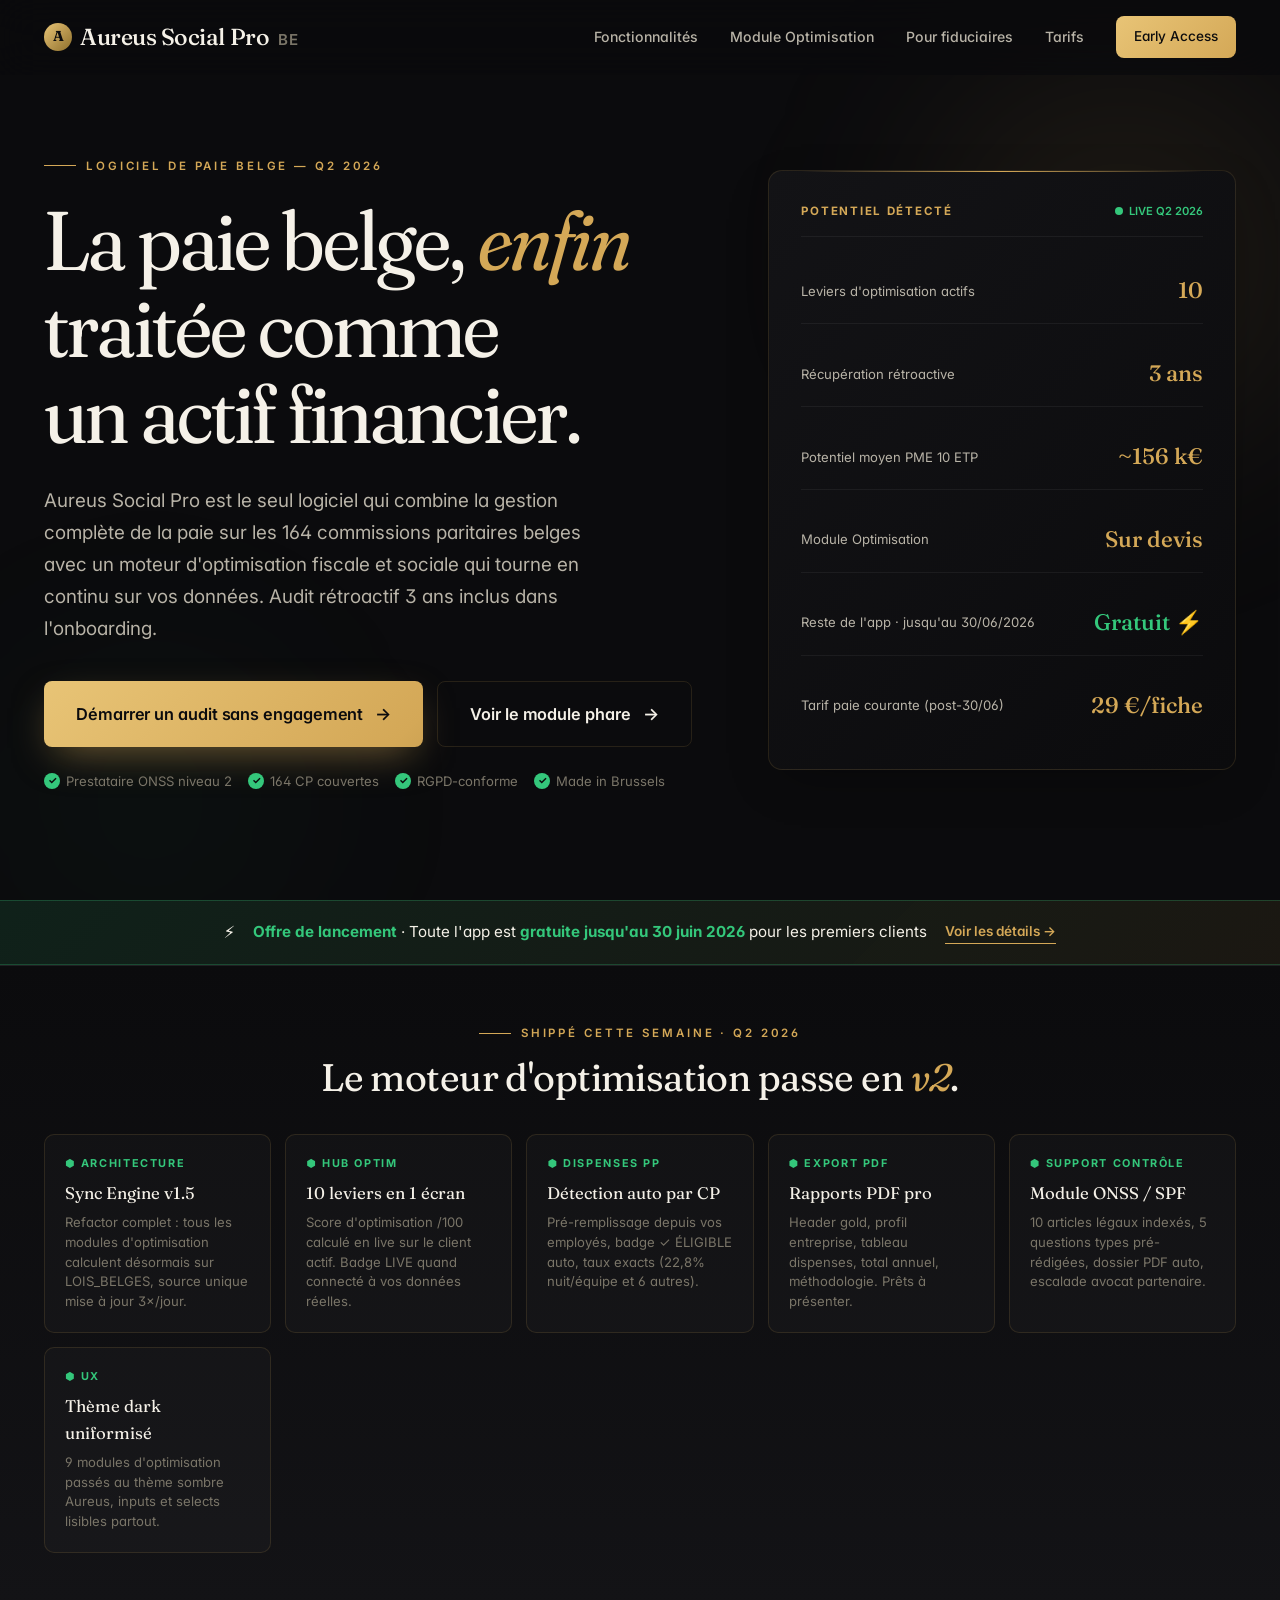
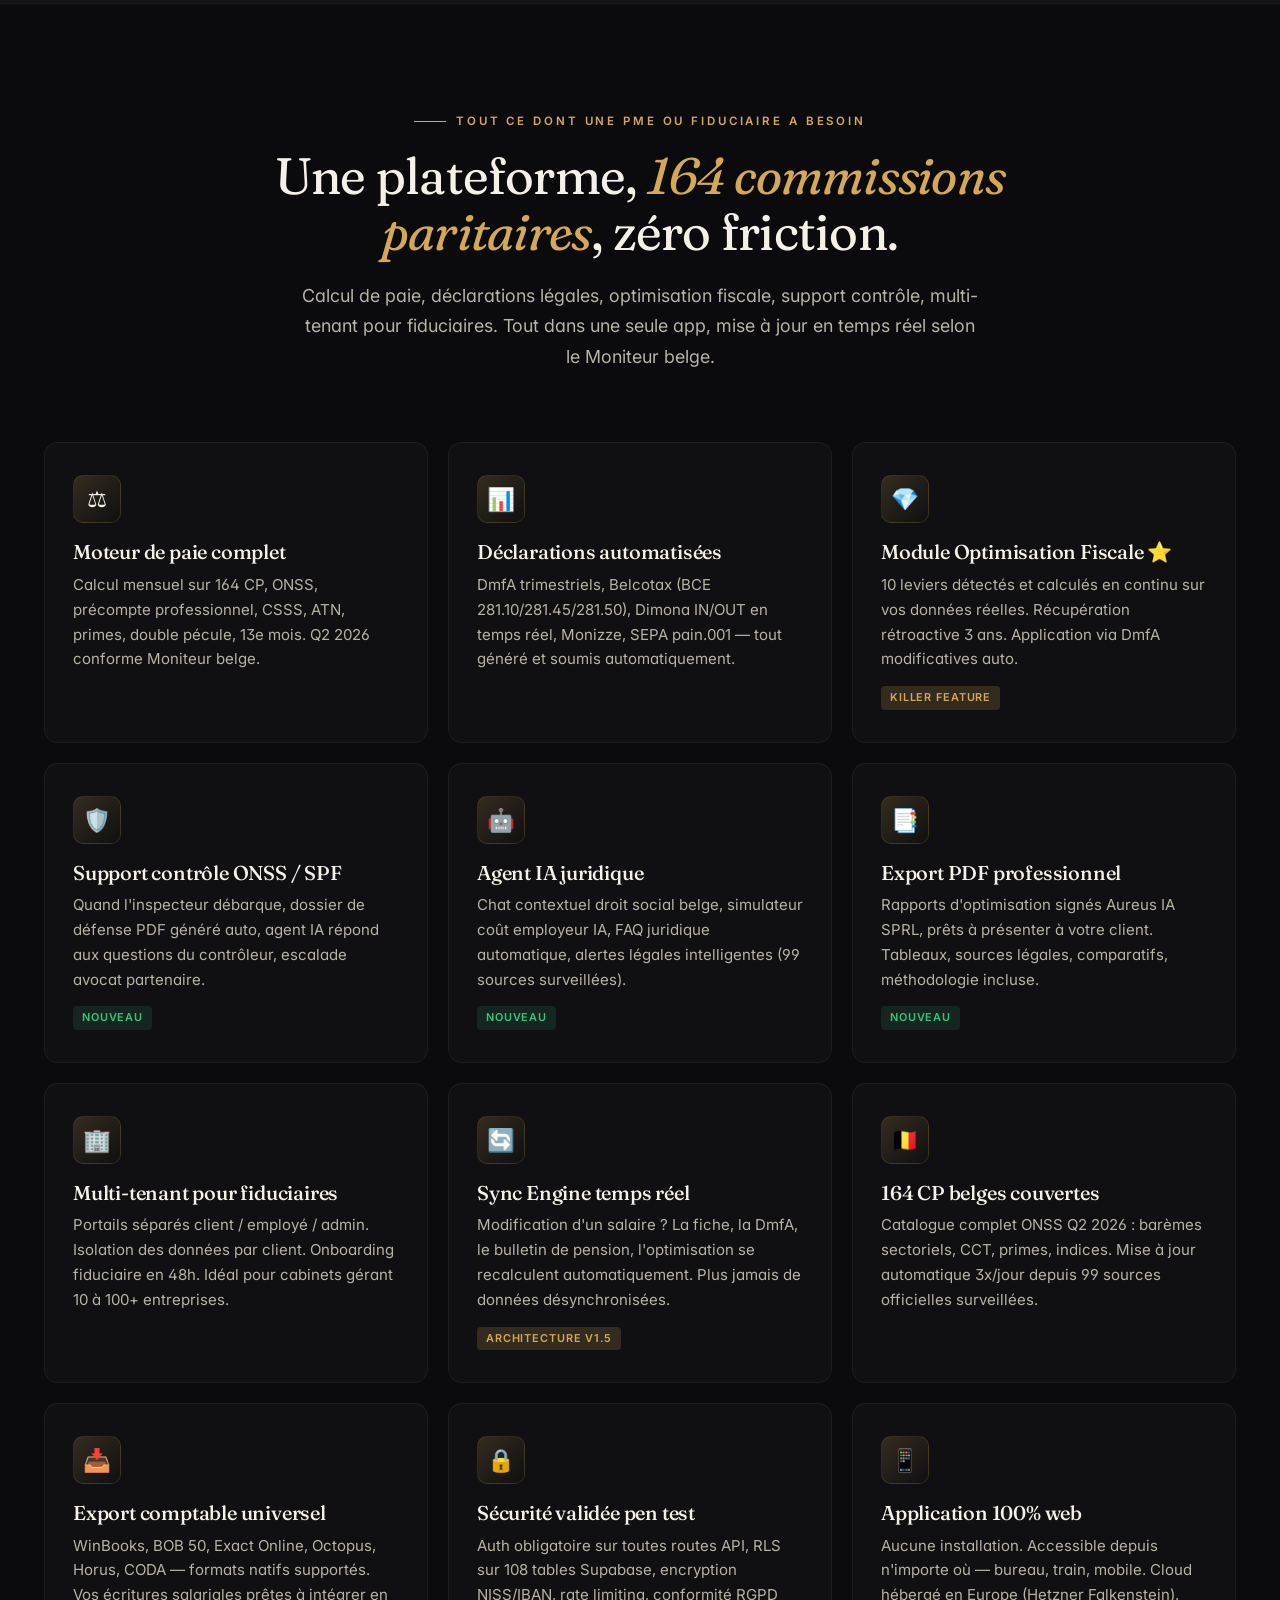
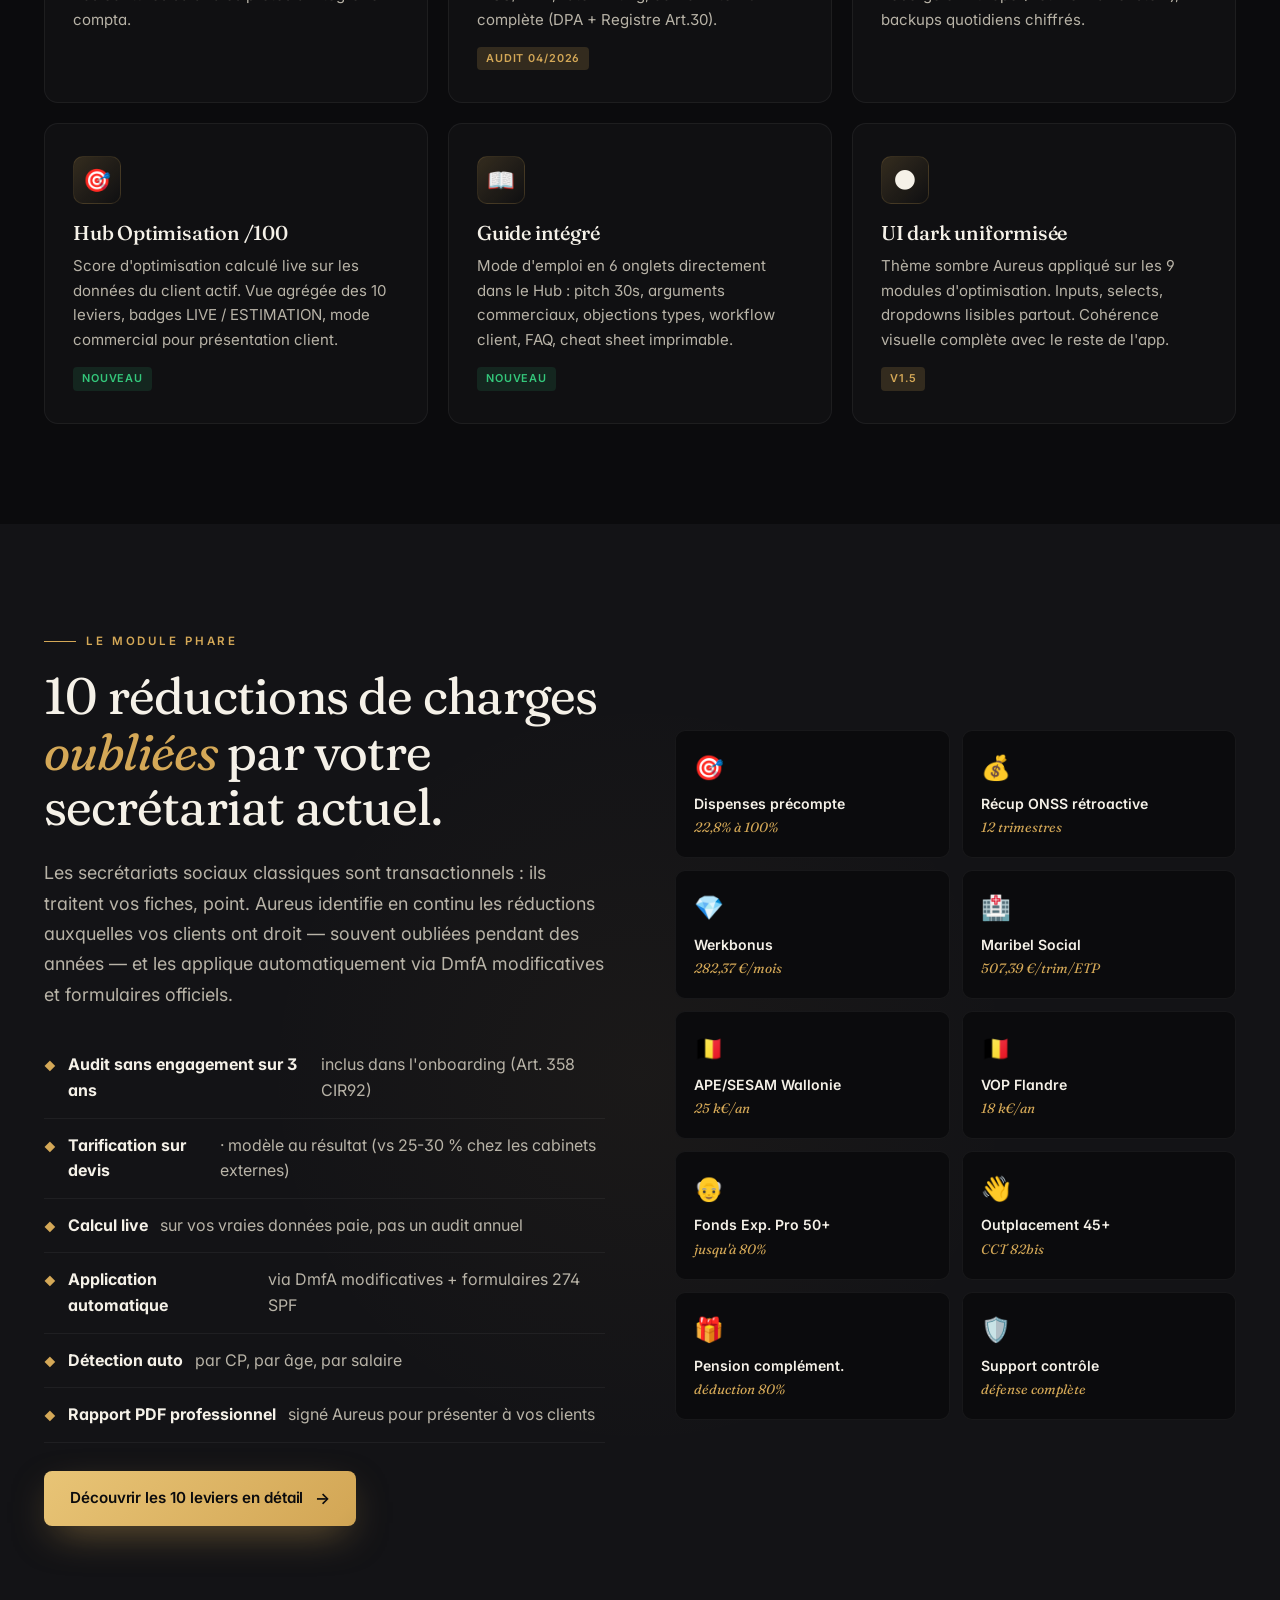
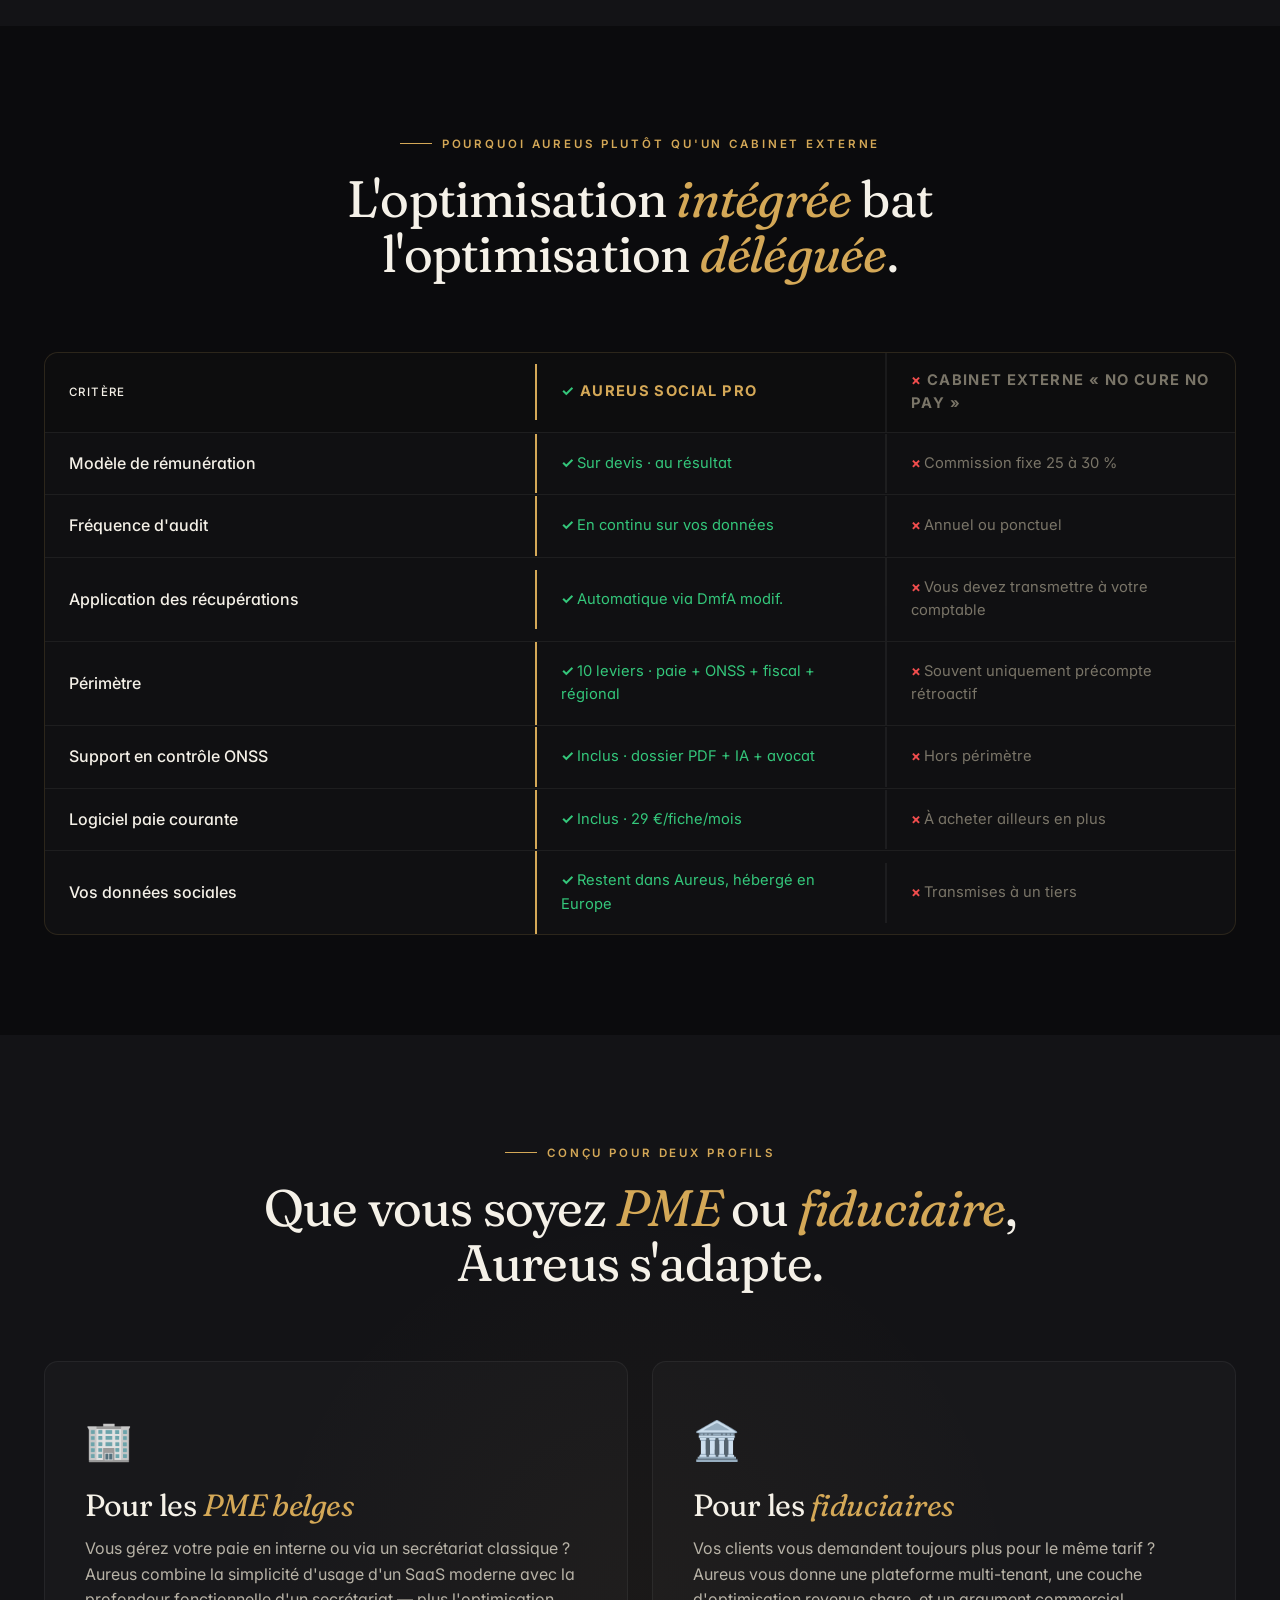
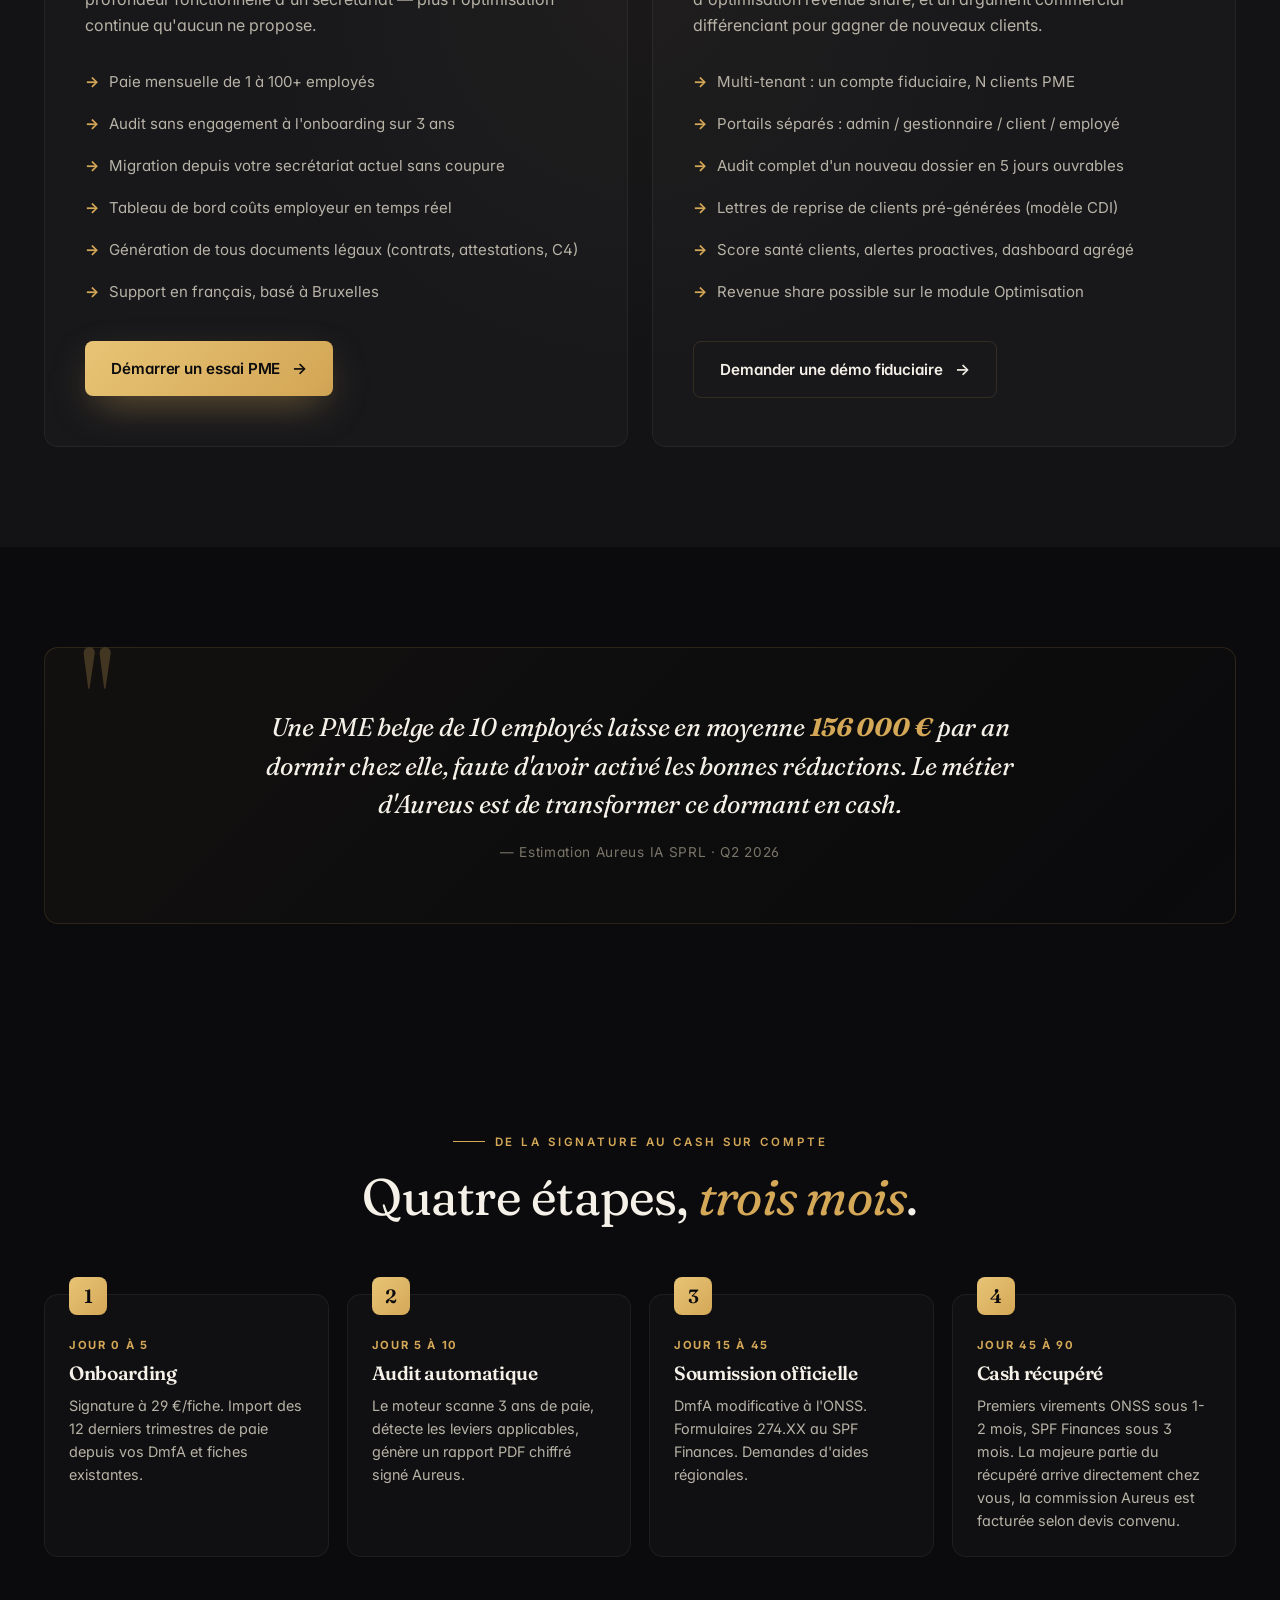
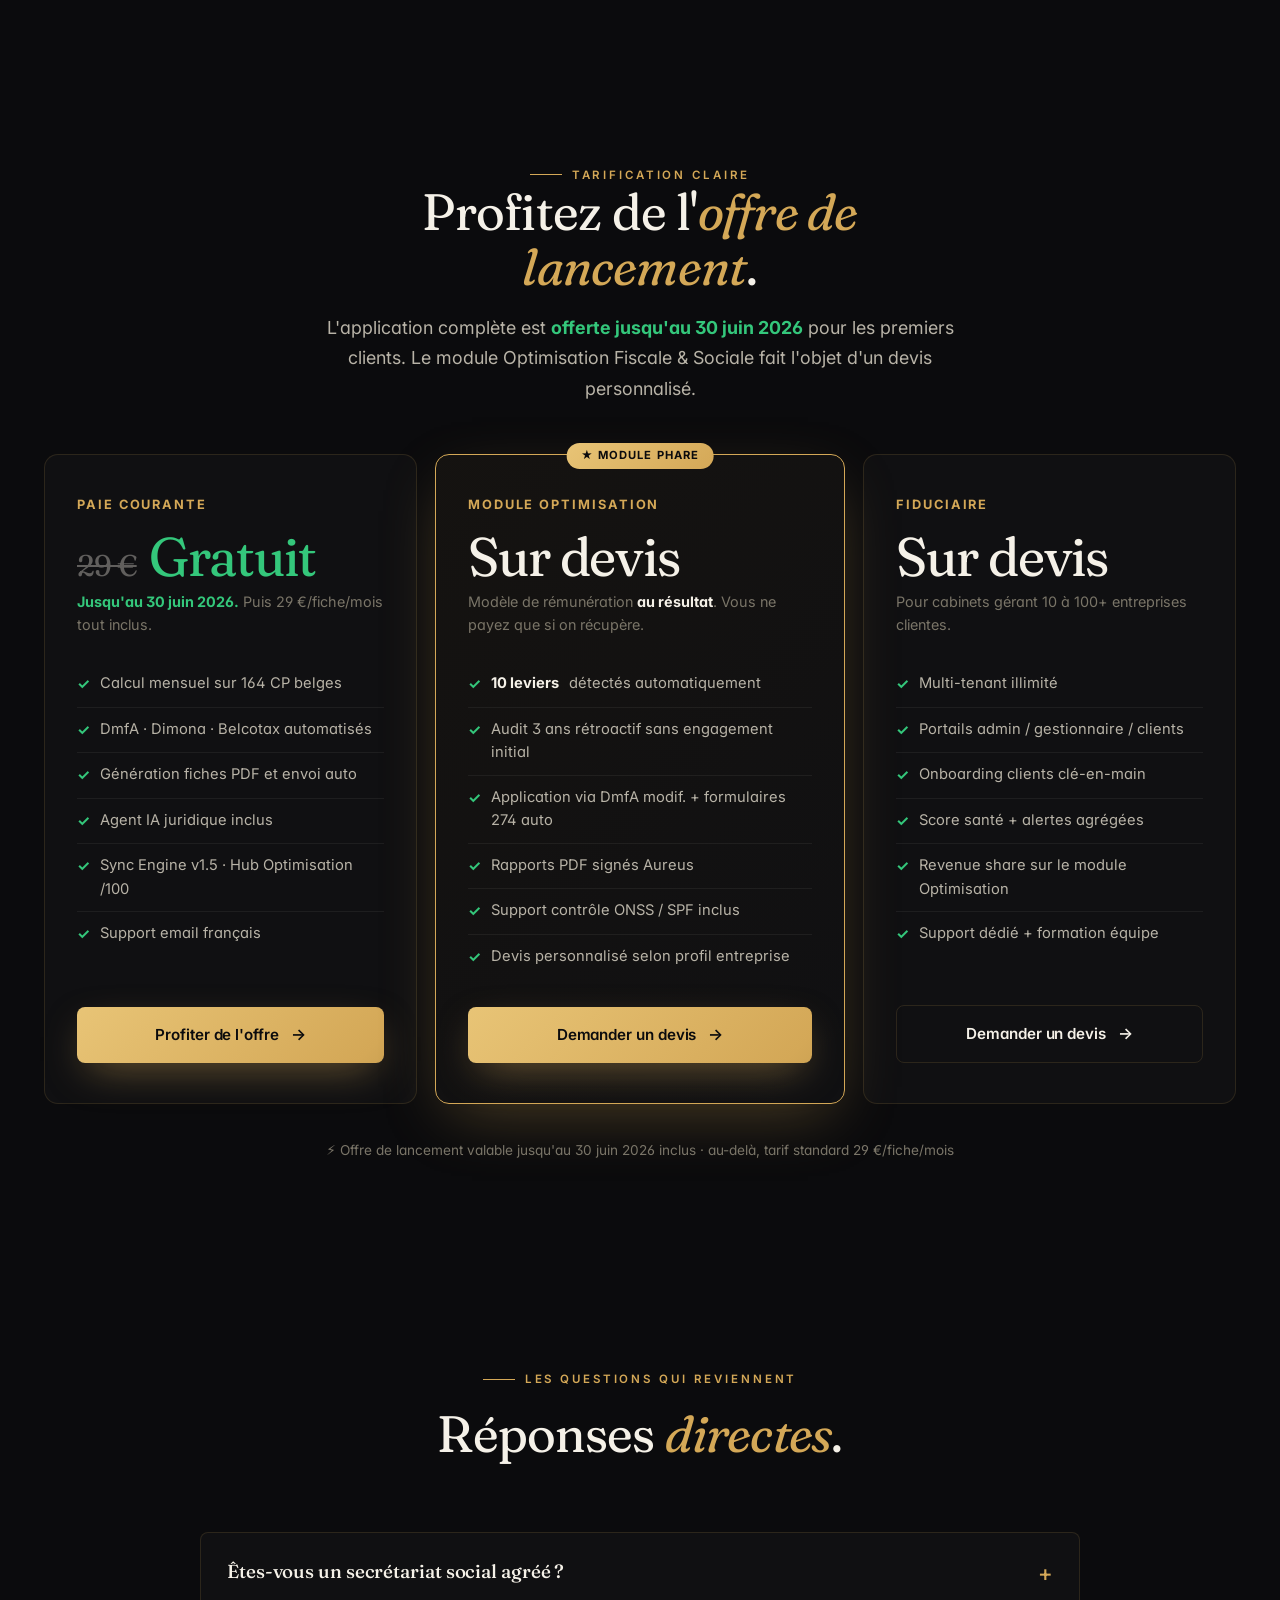
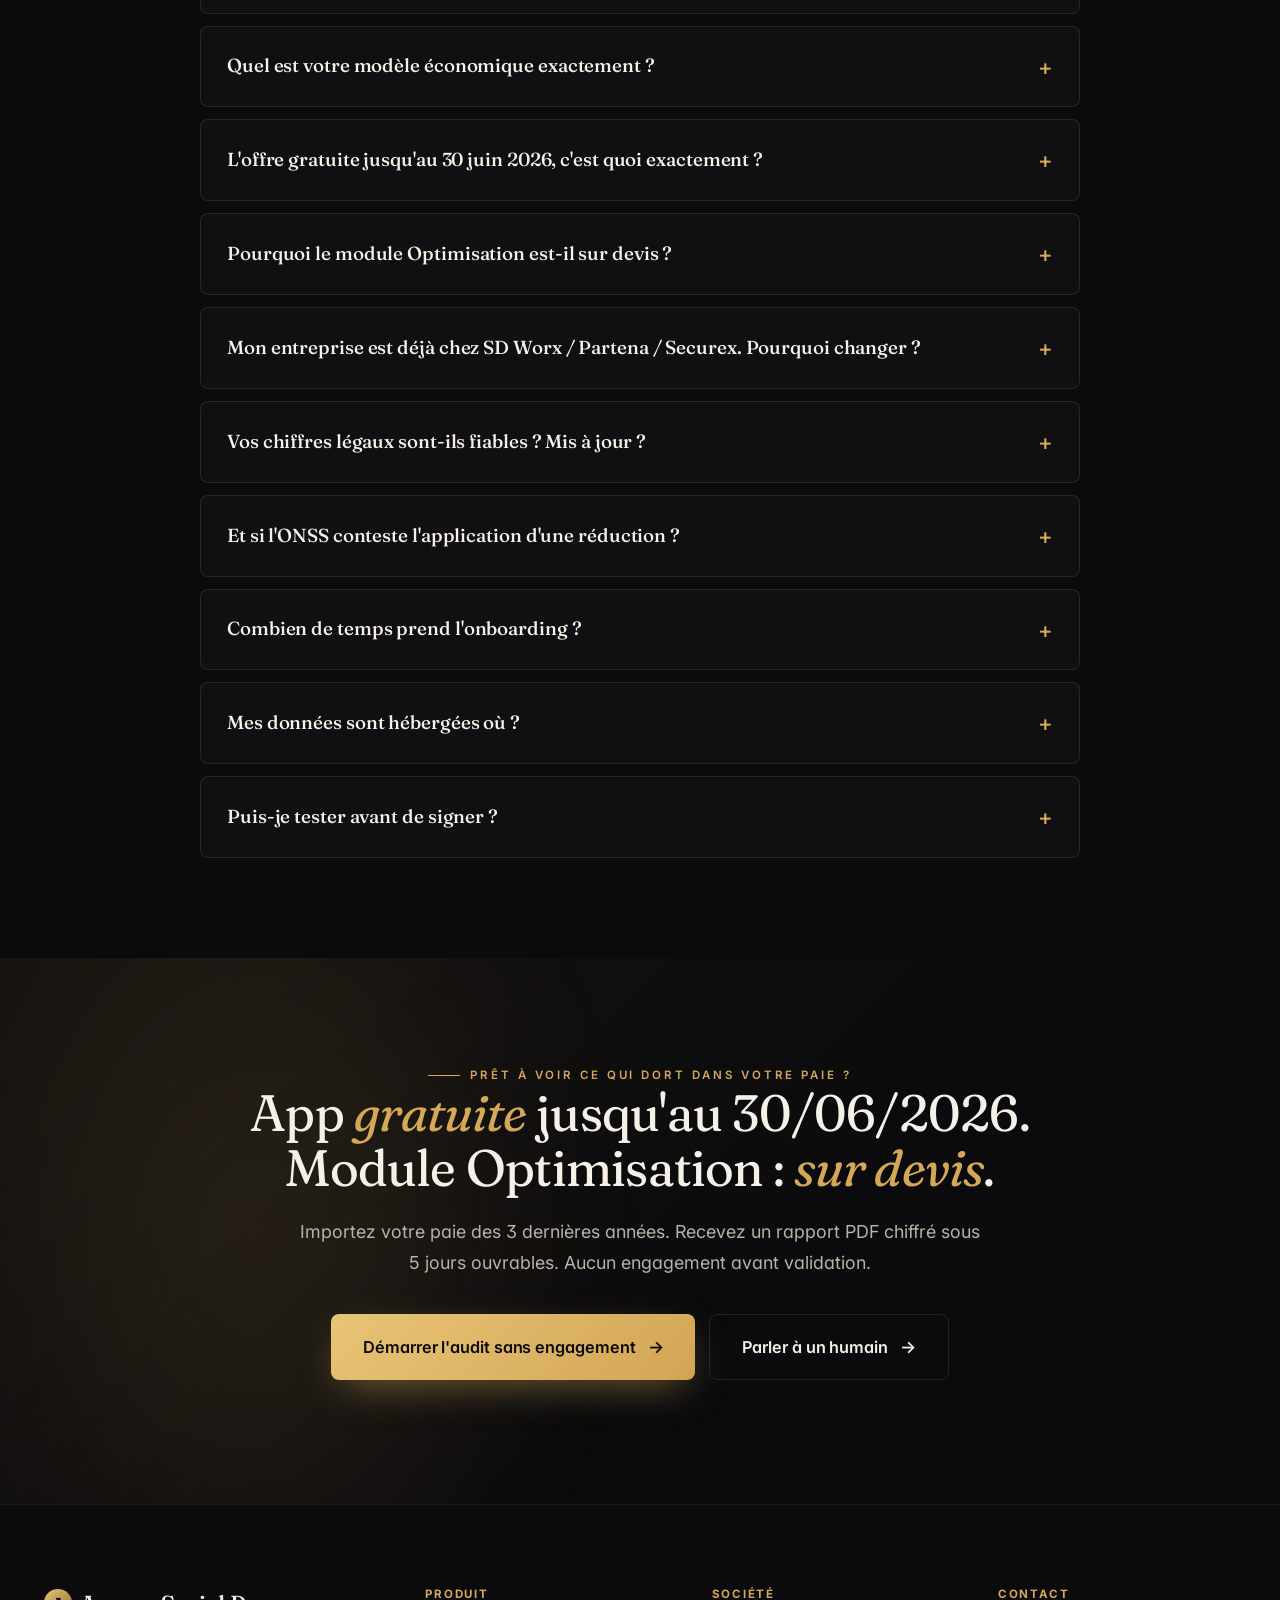
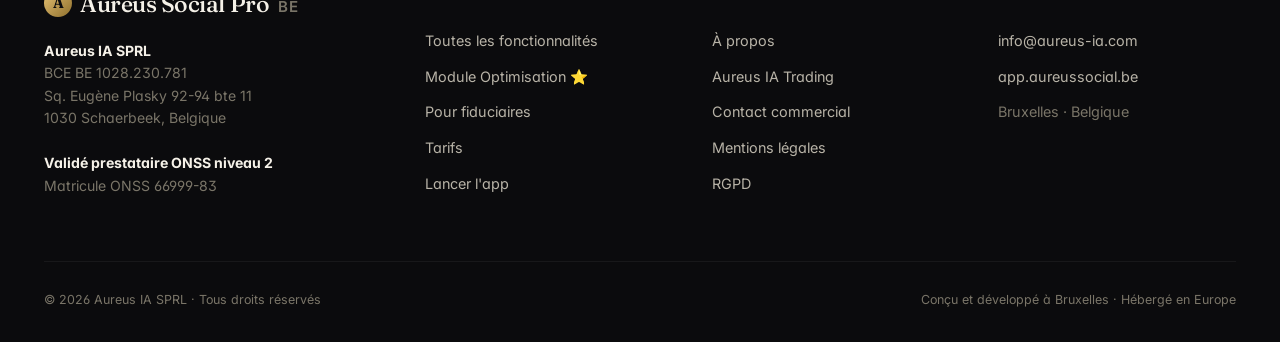
<file: index.html>
<!DOCTYPE html>
<html lang="fr">
<head>
<meta charset="UTF-8">
<meta name="viewport" content="width=device-width, initial-scale=1.0">
<title>Aureus Social Pro — Le logiciel de paie belge avec optimisation fiscale intégrée</title>
<meta name="description" content="Logiciel de paie belge moderne pour PME et fiduciaires. Moteur d'optimisation fiscale et sociale intégré, audit sans engagement sur 3 ans, support contrôle ONSS. App gratuite jusqu'au 30 juin 2026.">
<meta name="keywords" content="logiciel paie belge, secrétariat social, optimisation fiscale, ONSS, dispenses précompte, fiduciaire, Aureus, Bruxelles">
<meta property="og:title" content="Aureus Social Pro — Logiciel paie belge avec optimisation intégrée">
<meta property="og:description" content="App gratuite jusqu'au 30 juin 2026 · 10 leviers d'optimisation détectés en continu · Module Optimisation sur devis · Validé prestataire ONSS niveau 2">
<meta property="og:type" content="website">

<link rel="preconnect" href="https://fonts.googleapis.com">
<link rel="preconnect" href="https://fonts.gstatic.com" crossorigin>
<link href="https://fonts.googleapis.com/css2?family=Fraunces:ital,opsz,wght@0,9..144,300..600;1,9..144,300..600&family=Inter:wght@400;500;600;700&display=swap" rel="stylesheet">
<link rel="stylesheet" href="assets/style.css">
</head>
<body>

<!-- ═══ NAV ═══ -->
<nav class="nav">
  <div class="nav-inner">
    <a href="/" class="logo">
      <span class="logo-mark">A</span>
      <span>Aureus Social Pro <small>BE</small></span>
    </a>
    <div class="nav-links">
      <a href="#fonctionnalites">Fonctionnalités</a>
      <a href="#optimisation">Module Optimisation</a>
      <a href="#fiduciaires">Pour fiduciaires</a>
      <a href="#tarifs">Tarifs</a>
      <a href="early-access.html" class="nav-cta">Early Access</a>
    </div>
  </div>
</nav>

<!-- ═══ HERO ═══ -->
<header class="hero">
  <div class="hero-bg-1"></div>
  <div class="hero-bg-2"></div>
  <div class="container">
    <div class="hero-grid">
      <div>
        <span class="eyebrow" data-reveal>Logiciel de paie belge — Q2 2026</span>
        <h1 class="serif" data-reveal data-delay="1">
          La paie belge, <em>enfin</em> traitée comme<br>un actif financier.
        </h1>
        <p class="lead" data-reveal data-delay="2">
          Aureus Social Pro est le seul logiciel qui combine la gestion complète de la paie sur les 164 commissions paritaires belges avec un moteur d'optimisation fiscale et sociale qui tourne en continu sur vos données. Audit rétroactif 3 ans inclus dans l'onboarding.
        </p>
        <div class="hero-actions" data-reveal data-delay="3">
          <a href="https://app.aureussocial.be" class="btn btn-gold btn-arrow btn-lg">Démarrer un audit sans engagement</a>
          <a href="#optimisation" class="btn btn-ghost btn-arrow btn-lg">Voir le module phare</a>
        </div>
        <div class="hero-trust" data-reveal data-delay="4">
          <div class="hero-trust-item">Prestataire ONSS niveau 2</div>
          <div class="hero-trust-item">164 CP couvertes</div>
          <div class="hero-trust-item">RGPD-conforme</div>
          <div class="hero-trust-item">Made in Brussels</div>
        </div>
      </div>

      <aside class="hero-side" data-reveal data-delay="3">
        <div class="hero-side-header">
          <h4>Potentiel détecté</h4>
          <span class="live-pulse">LIVE Q2 2026</span>
        </div>
        <div class="hero-stats">
          <div class="hero-stat">
            <div class="hero-stat-label">Leviers d'optimisation actifs</div>
            <div class="hero-stat-value">10</div>
          </div>
          <div class="hero-stat">
            <div class="hero-stat-label">Récupération rétroactive</div>
            <div class="hero-stat-value">3 ans</div>
          </div>
          <div class="hero-stat">
            <div class="hero-stat-label">Potentiel moyen PME 10 ETP</div>
            <div class="hero-stat-value">~156 k€</div>
          </div>
          <div class="hero-stat">
            <div class="hero-stat-label">Module Optimisation</div>
            <div class="hero-stat-value" style="font-size: 1.4rem;">Sur devis</div>
          </div>
          <div class="hero-stat">
            <div class="hero-stat-label">Reste de l'app · jusqu'au 30/06/2026</div>
            <div class="hero-stat-value" style="font-size: 1.4rem; color: var(--green);">Gratuit ⚡</div>
          </div>
          <div class="hero-stat">
            <div class="hero-stat-label">Tarif paie courante (post-30/06)</div>
            <div class="hero-stat-value">29 €/fiche</div>
          </div>
        </div>
      </aside>
    </div>
  </div>
</header>

<!-- ═══ BANDEAU PROMO LANCEMENT ═══ -->
<div style="background: linear-gradient(135deg, rgba(52, 199, 123, .12) 0%, rgba(212, 168, 87, .08) 100%); border-top: 1px solid rgba(52, 199, 123, .25); border-bottom: 1px solid rgba(52, 199, 123, .25); padding: 18px 0; text-align: center; position: relative; z-index: 5;">
  <div class="container" style="display: flex; align-items: center; justify-content: center; gap: 18px; flex-wrap: wrap;">
    <span style="font-size: 1.05rem;">⚡</span>
    <span style="font-family: 'Inter', sans-serif; font-size: .95rem; color: var(--ink);"><strong style="color: var(--green);">Offre de lancement</strong> · Toute l'app est <strong style="color: var(--green);">gratuite jusqu'au 30 juin 2026</strong> pour les premiers clients</span>
    <a href="#tarifs" style="font-size: .85rem; color: var(--gold); font-weight: 600; border-bottom: 1px solid var(--gold); padding-bottom: 1px;">Voir les détails →</a>
  </div>
</div>

<!-- ═══ BANDEAU MISES À JOUR RÉCENTES ═══ -->
<section style="padding: 50px 0; background: linear-gradient(180deg, var(--bg) 0%, var(--bg-2) 100%); border-top: 1px solid var(--line-2); border-bottom: 1px solid var(--line-2);">
  <div class="container">
    <div style="text-align: center; margin-bottom: 36px;">
      <span class="eyebrow" data-reveal>Shippé cette semaine · Q2 2026</span>
      <h3 class="serif" data-reveal data-delay="1" style="margin-top: 14px; font-size: clamp(1.6rem, 3vw, 2.4rem);">Le moteur d'optimisation passe en <em>v2</em>.</h3>
    </div>

    <div style="display: grid; grid-template-columns: repeat(auto-fit, minmax(220px, 1fr)); gap: 14px;">

      <div data-reveal style="background: var(--bg-card); border: 1px solid var(--line); border-radius: 10px; padding: 20px;">
        <div style="font-size: .68rem; font-weight: 700; letter-spacing: .15em; text-transform: uppercase; color: var(--green); margin-bottom: 8px;">⬢ Architecture</div>
        <div style="font-family: 'Fraunces', serif; font-size: 1.05rem; color: var(--ink); margin-bottom: 6px;">Sync Engine v1.5</div>
        <div style="font-size: .82rem; color: var(--ink-3); line-height: 1.5;">Refactor complet : tous les modules d'optimisation calculent désormais sur LOIS_BELGES, source unique mise à jour 3×/jour.</div>
      </div>

      <div data-reveal data-delay="1" style="background: var(--bg-card); border: 1px solid var(--line); border-radius: 10px; padding: 20px;">
        <div style="font-size: .68rem; font-weight: 700; letter-spacing: .15em; text-transform: uppercase; color: var(--green); margin-bottom: 8px;">⬢ Hub Optim</div>
        <div style="font-family: 'Fraunces', serif; font-size: 1.05rem; color: var(--ink); margin-bottom: 6px;">10 leviers en 1 écran</div>
        <div style="font-size: .82rem; color: var(--ink-3); line-height: 1.5;">Score d'optimisation /100 calculé en live sur le client actif. Badge LIVE quand connecté à vos données réelles.</div>
      </div>

      <div data-reveal data-delay="2" style="background: var(--bg-card); border: 1px solid var(--line); border-radius: 10px; padding: 20px;">
        <div style="font-size: .68rem; font-weight: 700; letter-spacing: .15em; text-transform: uppercase; color: var(--green); margin-bottom: 8px;">⬢ Dispenses PP</div>
        <div style="font-family: 'Fraunces', serif; font-size: 1.05rem; color: var(--ink); margin-bottom: 6px;">Détection auto par CP</div>
        <div style="font-size: .82rem; color: var(--ink-3); line-height: 1.5;">Pré-remplissage depuis vos employés, badge ✓ ÉLIGIBLE auto, taux exacts (22,8% nuit/équipe et 6 autres).</div>
      </div>

      <div data-reveal data-delay="3" style="background: var(--bg-card); border: 1px solid var(--line); border-radius: 10px; padding: 20px;">
        <div style="font-size: .68rem; font-weight: 700; letter-spacing: .15em; text-transform: uppercase; color: var(--green); margin-bottom: 8px;">⬢ Export PDF</div>
        <div style="font-family: 'Fraunces', serif; font-size: 1.05rem; color: var(--ink); margin-bottom: 6px;">Rapports PDF pro</div>
        <div style="font-size: .82rem; color: var(--ink-3); line-height: 1.5;">Header gold, profil entreprise, tableau dispenses, total annuel, méthodologie. Prêts à présenter.</div>
      </div>

      <div data-reveal data-delay="4" style="background: var(--bg-card); border: 1px solid var(--line); border-radius: 10px; padding: 20px;">
        <div style="font-size: .68rem; font-weight: 700; letter-spacing: .15em; text-transform: uppercase; color: var(--green); margin-bottom: 8px;">⬢ Support contrôle</div>
        <div style="font-family: 'Fraunces', serif; font-size: 1.05rem; color: var(--ink); margin-bottom: 6px;">Module ONSS / SPF</div>
        <div style="font-size: .82rem; color: var(--ink-3); line-height: 1.5;">10 articles légaux indexés, 5 questions types pré-rédigées, dossier PDF auto, escalade avocat partenaire.</div>
      </div>

      <div data-reveal data-delay="5" style="background: var(--bg-card); border: 1px solid var(--line); border-radius: 10px; padding: 20px;">
        <div style="font-size: .68rem; font-weight: 700; letter-spacing: .15em; text-transform: uppercase; color: var(--green); margin-bottom: 8px;">⬢ UX</div>
        <div style="font-family: 'Fraunces', serif; font-size: 1.05rem; color: var(--ink); margin-bottom: 6px;">Thème dark uniformisé</div>
        <div style="font-size: .82rem; color: var(--ink-3); line-height: 1.5;">9 modules d'optimisation passés au thème sombre Aureus, inputs et selects lisibles partout.</div>
      </div>

    </div>
  </div>
</section>

<!-- ═══ FONCTIONNALITÉS ═══ -->
<section id="fonctionnalites">
  <div class="container">
    <div class="section-header">
      <span class="eyebrow" data-reveal>Tout ce dont une PME ou fiduciaire a besoin</span>
      <h2 class="serif" data-reveal data-delay="1">Une plateforme, <em>164 commissions paritaires</em>, zéro friction.</h2>
      <p class="lead" data-reveal data-delay="2" style="margin: 0 auto;">Calcul de paie, déclarations légales, optimisation fiscale, support contrôle, multi-tenant pour fiduciaires. Tout dans une seule app, mise à jour en temps réel selon le Moniteur belge.</p>
    </div>

    <div class="features-grid">
      <article class="feature" data-reveal>
        <div class="feature-icon">⚖️</div>
        <h4>Moteur de paie complet</h4>
        <p>Calcul mensuel sur 164 CP, ONSS, précompte professionnel, CSSS, ATN, primes, double pécule, 13e mois. Q2 2026 conforme Moniteur belge.</p>
      </article>

      <article class="feature" data-reveal data-delay="1">
        <div class="feature-icon">📊</div>
        <h4>Déclarations automatisées</h4>
        <p>DmfA trimestriels, Belcotax (BCE 281.10/281.45/281.50), Dimona IN/OUT en temps réel, Monizze, SEPA pain.001 — tout généré et soumis automatiquement.</p>
      </article>

      <article class="feature" data-reveal data-delay="2">
        <div class="feature-icon">💎</div>
        <h4>Module Optimisation Fiscale ⭐</h4>
        <p>10 leviers détectés et calculés en continu sur vos données réelles. Récupération rétroactive 3 ans. Application via DmfA modificatives auto.</p>
        <span class="feature-tag">Killer feature</span>
      </article>

      <article class="feature" data-reveal>
        <div class="feature-icon">🛡️</div>
        <h4>Support contrôle ONSS / SPF</h4>
        <p>Quand l'inspecteur débarque, dossier de défense PDF généré auto, agent IA répond aux questions du contrôleur, escalade avocat partenaire.</p>
        <span class="feature-tag new">Nouveau</span>
      </article>

      <article class="feature" data-reveal data-delay="1">
        <div class="feature-icon">🤖</div>
        <h4>Agent IA juridique</h4>
        <p>Chat contextuel droit social belge, simulateur coût employeur IA, FAQ juridique automatique, alertes légales intelligentes (99 sources surveillées).</p>
        <span class="feature-tag new">Nouveau</span>
      </article>

      <article class="feature" data-reveal data-delay="2">
        <div class="feature-icon">📑</div>
        <h4>Export PDF professionnel</h4>
        <p>Rapports d'optimisation signés Aureus IA SPRL, prêts à présenter à votre client. Tableaux, sources légales, comparatifs, méthodologie incluse.</p>
        <span class="feature-tag new">Nouveau</span>
      </article>

      <article class="feature" data-reveal>
        <div class="feature-icon">🏢</div>
        <h4>Multi-tenant pour fiduciaires</h4>
        <p>Portails séparés client / employé / admin. Isolation des données par client. Onboarding fiduciaire en 48h. Idéal pour cabinets gérant 10 à 100+ entreprises.</p>
      </article>

      <article class="feature" data-reveal data-delay="1">
        <div class="feature-icon">🔄</div>
        <h4>Sync Engine temps réel</h4>
        <p>Modification d'un salaire ? La fiche, la DmfA, le bulletin de pension, l'optimisation se recalculent automatiquement. Plus jamais de données désynchronisées.</p>
        <span class="feature-tag">Architecture v1.5</span>
      </article>

      <article class="feature" data-reveal data-delay="2">
        <div class="feature-icon">🇧🇪</div>
        <h4>164 CP belges couvertes</h4>
        <p>Catalogue complet ONSS Q2 2026 : barèmes sectoriels, CCT, primes, indices. Mise à jour automatique 3x/jour depuis 99 sources officielles surveillées.</p>
      </article>

      <article class="feature" data-reveal>
        <div class="feature-icon">📥</div>
        <h4>Export comptable universel</h4>
        <p>WinBooks, BOB 50, Exact Online, Octopus, Horus, CODA — formats natifs supportés. Vos écritures salariales prêtes à intégrer en compta.</p>
      </article>

      <article class="feature" data-reveal data-delay="1">
        <div class="feature-icon">🔒</div>
        <h4>Sécurité validée pen test</h4>
        <p>Auth obligatoire sur toutes routes API, RLS sur 108 tables Supabase, encryption NISS/IBAN, rate limiting, conformité RGPD complète (DPA + Registre Art.30).</p>
        <span class="feature-tag">Audit 04/2026</span>
      </article>

      <article class="feature" data-reveal data-delay="2">
        <div class="feature-icon">📱</div>
        <h4>Application 100% web</h4>
        <p>Aucune installation. Accessible depuis n'importe où — bureau, train, mobile. Cloud hébergé en Europe (Hetzner Falkenstein), backups quotidiens chiffrés.</p>
      </article>

      <article class="feature" data-reveal>
        <div class="feature-icon">🎯</div>
        <h4>Hub Optimisation /100</h4>
        <p>Score d'optimisation calculé live sur les données du client actif. Vue agrégée des 10 leviers, badges LIVE / ESTIMATION, mode commercial pour présentation client.</p>
        <span class="feature-tag new">Nouveau</span>
      </article>

      <article class="feature" data-reveal data-delay="1">
        <div class="feature-icon">📖</div>
        <h4>Guide intégré</h4>
        <p>Mode d'emploi en 6 onglets directement dans le Hub : pitch 30s, arguments commerciaux, objections types, workflow client, FAQ, cheat sheet imprimable.</p>
        <span class="feature-tag new">Nouveau</span>
      </article>

      <article class="feature" data-reveal data-delay="2">
        <div class="feature-icon">🌑</div>
        <h4>UI dark uniformisée</h4>
        <p>Thème sombre Aureus appliqué sur les 9 modules d'optimisation. Inputs, selects, dropdowns lisibles partout. Cohérence visuelle complète avec le reste de l'app.</p>
        <span class="feature-tag">v1.5</span>
      </article>
    </div>
  </div>
</section>

<!-- ═══ KILLER MODULE — Optimisation ═══ -->
<section id="optimisation" class="killer">
  <div class="container">
    <div class="killer-grid">
      <div class="killer-content" data-reveal>
        <span class="eyebrow">Le module phare</span>
        <h2 class="serif">10 réductions de charges <em>oubliées</em> par votre secrétariat actuel.</h2>
        <p class="lead">Les secrétariats sociaux classiques sont transactionnels : ils traitent vos fiches, point. Aureus identifie en continu les réductions auxquelles vos clients ont droit — souvent oubliées pendant des années — et les applique automatiquement via DmfA modificatives et formulaires officiels.</p>
        <ul class="killer-list">
          <li><strong>Audit sans engagement sur 3 ans</strong> inclus dans l'onboarding (Art. 358 CIR92)</li>
          <li><strong>Tarification sur devis</strong> · modèle au résultat (vs 25-30 % chez les cabinets externes)</li>
          <li><strong>Calcul live</strong> sur vos vraies données paie, pas un audit annuel</li>
          <li><strong>Application automatique</strong> via DmfA modificatives + formulaires 274 SPF</li>
          <li><strong>Détection auto</strong> par CP, par âge, par salaire</li>
          <li><strong>Rapport PDF professionnel</strong> signé Aureus pour présenter à vos clients</li>
        </ul>
        <a href="optimisation.html" class="btn btn-gold btn-arrow">Découvrir les 10 leviers en détail</a>
      </div>

      <div class="leviers-board" data-reveal data-delay="1">
        <div class="lev-card">
          <div class="lev-card-icon">🎯</div>
          <div class="lev-card-title">Dispenses précompte</div>
          <div class="lev-card-rate">22,8% à 100%</div>
        </div>
        <div class="lev-card">
          <div class="lev-card-icon">💰</div>
          <div class="lev-card-title">Récup ONSS rétroactive</div>
          <div class="lev-card-rate">12 trimestres</div>
        </div>
        <div class="lev-card">
          <div class="lev-card-icon">💎</div>
          <div class="lev-card-title">Werkbonus</div>
          <div class="lev-card-rate">282,37 €/mois</div>
        </div>
        <div class="lev-card">
          <div class="lev-card-icon">🏥</div>
          <div class="lev-card-title">Maribel Social</div>
          <div class="lev-card-rate">507,39 €/trim/ETP</div>
        </div>
        <div class="lev-card">
          <div class="lev-card-icon">🇧🇪</div>
          <div class="lev-card-title">APE/SESAM Wallonie</div>
          <div class="lev-card-rate">25 k€/an</div>
        </div>
        <div class="lev-card">
          <div class="lev-card-icon">🇧🇪</div>
          <div class="lev-card-title">VOP Flandre</div>
          <div class="lev-card-rate">18 k€/an</div>
        </div>
        <div class="lev-card">
          <div class="lev-card-icon">👴</div>
          <div class="lev-card-title">Fonds Exp. Pro 50+</div>
          <div class="lev-card-rate">jusqu'à 80%</div>
        </div>
        <div class="lev-card">
          <div class="lev-card-icon">👋</div>
          <div class="lev-card-title">Outplacement 45+</div>
          <div class="lev-card-rate">CCT 82bis</div>
        </div>
        <div class="lev-card">
          <div class="lev-card-icon">🎁</div>
          <div class="lev-card-title">Pension complément.</div>
          <div class="lev-card-rate">déduction 80%</div>
        </div>
        <div class="lev-card">
          <div class="lev-card-icon">🛡️</div>
          <div class="lev-card-title">Support contrôle</div>
          <div class="lev-card-rate">défense complète</div>
        </div>
      </div>
    </div>
  </div>
</section>

<!-- ═══ COMPARAISON ═══ -->
<section>
  <div class="container">
    <div class="section-header">
      <span class="eyebrow" data-reveal>Pourquoi Aureus plutôt qu'un cabinet externe</span>
      <h2 class="serif" data-reveal data-delay="1">L'optimisation <em>intégrée</em> bat l'optimisation <em>déléguée</em>.</h2>
    </div>

    <div class="compare-table" data-reveal>
      <div class="compare-row head">
        <div class="col-feature">Critère</div>
        <div class="col-aureus">Aureus Social Pro</div>
        <div class="col-other">Cabinet externe « no cure no pay »</div>
      </div>
      <div class="compare-row">
        <div class="col-feature">Modèle de rémunération</div>
        <div class="col-aureus">Sur devis · au résultat</div>
        <div class="col-other">Commission fixe 25 à 30 %</div>
      </div>
      <div class="compare-row">
        <div class="col-feature">Fréquence d'audit</div>
        <div class="col-aureus">En continu sur vos données</div>
        <div class="col-other">Annuel ou ponctuel</div>
      </div>
      <div class="compare-row">
        <div class="col-feature">Application des récupérations</div>
        <div class="col-aureus">Automatique via DmfA modif.</div>
        <div class="col-other">Vous devez transmettre à votre comptable</div>
      </div>
      <div class="compare-row">
        <div class="col-feature">Périmètre</div>
        <div class="col-aureus">10 leviers · paie + ONSS + fiscal + régional</div>
        <div class="col-other">Souvent uniquement précompte rétroactif</div>
      </div>
      <div class="compare-row">
        <div class="col-feature">Support en contrôle ONSS</div>
        <div class="col-aureus">Inclus · dossier PDF + IA + avocat</div>
        <div class="col-other">Hors périmètre</div>
      </div>
      <div class="compare-row">
        <div class="col-feature">Logiciel paie courante</div>
        <div class="col-aureus">Inclus · 29 €/fiche/mois</div>
        <div class="col-other">À acheter ailleurs en plus</div>
      </div>
      <div class="compare-row">
        <div class="col-feature">Vos données sociales</div>
        <div class="col-aureus">Restent dans Aureus, hébergé en Europe</div>
        <div class="col-other">Transmises à un tiers</div>
      </div>
    </div>
  </div>
</section>

<!-- ═══ TARGETS PME / FIDUCIAIRE ═══ -->
<section id="fiduciaires" class="killer">
  <div class="container">
    <div class="section-header">
      <span class="eyebrow" data-reveal>Conçu pour deux profils</span>
      <h2 class="serif" data-reveal data-delay="1">Que vous soyez <em>PME</em> ou <em>fiduciaire</em>, Aureus s'adapte.</h2>
    </div>

    <div class="targets-grid">
      <article class="target-card" data-reveal>
        <div class="target-icon">🏢</div>
        <h3 class="serif">Pour les <em>PME belges</em></h3>
        <p>Vous gérez votre paie en interne ou via un secrétariat classique ? Aureus combine la simplicité d'usage d'un SaaS moderne avec la profondeur fonctionnelle d'un secrétariat — plus l'optimisation continue qu'aucun ne propose.</p>
        <ul class="target-list">
          <li>Paie mensuelle de 1 à 100+ employés</li>
          <li>Audit sans engagement à l'onboarding sur 3 ans</li>
          <li>Migration depuis votre secrétariat actuel sans coupure</li>
          <li>Tableau de bord coûts employeur en temps réel</li>
          <li>Génération de tous documents légaux (contrats, attestations, C4)</li>
          <li>Support en français, basé à Bruxelles</li>
        </ul>
        <a href="https://app.aureussocial.be" class="btn btn-gold btn-arrow">Démarrer un essai PME</a>
      </article>

      <article class="target-card" data-reveal data-delay="1">
        <div class="target-icon">🏛️</div>
        <h3 class="serif">Pour les <em>fiduciaires</em></h3>
        <p>Vos clients vous demandent toujours plus pour le même tarif ? Aureus vous donne une plateforme multi-tenant, une couche d'optimisation revenue share, et un argument commercial différenciant pour gagner de nouveaux clients.</p>
        <ul class="target-list">
          <li>Multi-tenant : un compte fiduciaire, N clients PME</li>
          <li>Portails séparés : admin / gestionnaire / client / employé</li>
          <li>Audit complet d'un nouveau dossier en 5 jours ouvrables</li>
          <li>Lettres de reprise de clients pré-générées (modèle CDI)</li>
          <li>Score santé clients, alertes proactives, dashboard agrégé</li>
          <li>Revenue share possible sur le module Optimisation</li>
        </ul>
        <a href="mailto:info@aureus-ia.com?subject=Démo%20fiduciaire%20Aureus" class="btn btn-ghost btn-arrow">Demander une démo fiduciaire</a>
      </article>
    </div>
  </div>
</section>

<!-- ═══ PULL QUOTE ═══ -->
<section>
  <div class="container">
    <div class="pullquote" data-reveal>
      <p class="pullquote-text">
        Une PME belge de 10 employés laisse en moyenne <strong style="color: var(--gold)">156 000 €</strong> par an dormir chez elle, faute d'avoir activé les bonnes réductions. Le métier d'Aureus est de transformer ce dormant en cash.
      </p>
      <div class="pullquote-source">— Estimation Aureus IA SPRL · Q2 2026</div>
    </div>
  </div>
</section>

<!-- ═══ WORKFLOW ═══ -->
<section>
  <div class="container">
    <div class="section-header">
      <span class="eyebrow" data-reveal>De la signature au cash sur compte</span>
      <h2 class="serif" data-reveal data-delay="1">Quatre étapes, <em>trois mois</em>.</h2>
    </div>

    <div class="steps-grid">
      <div class="step" data-reveal>
        <span class="step-num">1</span>
        <div class="step-time">Jour 0 à 5</div>
        <h4>Onboarding</h4>
        <p>Signature à 29 €/fiche. Import des 12 derniers trimestres de paie depuis vos DmfA et fiches existantes.</p>
      </div>
      <div class="step" data-reveal data-delay="1">
        <span class="step-num">2</span>
        <div class="step-time">Jour 5 à 10</div>
        <h4>Audit automatique</h4>
        <p>Le moteur scanne 3 ans de paie, détecte les leviers applicables, génère un rapport PDF chiffré signé Aureus.</p>
      </div>
      <div class="step" data-reveal data-delay="2">
        <span class="step-num">3</span>
        <div class="step-time">Jour 15 à 45</div>
        <h4>Soumission officielle</h4>
        <p>DmfA modificative à l'ONSS. Formulaires 274.XX au SPF Finances. Demandes d'aides régionales.</p>
      </div>
      <div class="step" data-reveal data-delay="3">
        <span class="step-num">4</span>
        <div class="step-time">Jour 45 à 90</div>
        <h4>Cash récupéré</h4>
        <p>Premiers virements ONSS sous 1-2 mois, SPF Finances sous 3 mois. La majeure partie du récupéré arrive directement chez vous, la commission Aureus est facturée selon devis convenu.</p>
      </div>
    </div>
  </div>
</section>

<!-- ═══ TARIFS ═══ -->
<section id="tarifs">
  <div class="container">
    <div class="pricing-intro">
      <span class="eyebrow" data-reveal>Tarification claire</span>
      <h2 class="serif" data-reveal data-delay="1">Profitez de l'<em>offre de lancement</em>.</h2>
      <p class="lead" data-reveal data-delay="2" style="margin: 18px auto 0;">L'application complète est <strong style="color: var(--green);">offerte jusqu'au 30 juin 2026</strong> pour les premiers clients. Le module Optimisation Fiscale & Sociale fait l'objet d'un devis personnalisé.</p>
    </div>

    <div class="pricing-grid">
      <article class="price-card" data-reveal>
        <div class="price-name">Paie courante</div>
        <div class="price-amount serif" style="display: flex; align-items: baseline; gap: 12px;">
          <span style="text-decoration: line-through; opacity: .35; font-size: .55em;">29 €</span>
          <span style="color: var(--green);">Gratuit</span>
        </div>
        <div class="price-detail"><strong style="color: var(--green);">Jusqu'au 30 juin 2026.</strong> Puis 29 €/fiche/mois tout inclus.</div>
        <ul class="price-list">
          <li>Calcul mensuel sur 164 CP belges</li>
          <li>DmfA · Dimona · Belcotax automatisés</li>
          <li>Génération fiches PDF et envoi auto</li>
          <li>Agent IA juridique inclus</li>
          <li>Sync Engine v1.5 · Hub Optimisation /100</li>
          <li>Support email français</li>
        </ul>
        <a href="https://app.aureussocial.be" class="btn btn-gold btn-arrow" style="width: 100%; justify-content: center;">Profiter de l'offre</a>
      </article>

      <article class="price-card featured" data-reveal data-delay="1">
        <span class="price-badge">★ Module phare</span>
        <div class="price-name">Module Optimisation</div>
        <div class="price-amount serif">Sur devis</div>
        <div class="price-detail">Modèle de rémunération <strong style="color: var(--ink);">au résultat</strong>. Vous ne payez que si on récupère.</div>
        <ul class="price-list">
          <li><strong style="color: var(--ink);">10 leviers</strong> détectés automatiquement</li>
          <li>Audit 3 ans rétroactif sans engagement initial</li>
          <li>Application via DmfA modif. + formulaires 274 auto</li>
          <li>Rapports PDF signés Aureus</li>
          <li>Support contrôle ONSS / SPF inclus</li>
          <li>Devis personnalisé selon profil entreprise</li>
        </ul>
        <a href="mailto:info@aureus-ia.com?subject=Devis%20Module%20Optimisation" class="btn btn-gold btn-arrow" style="width: 100%; justify-content: center;">Demander un devis</a>
      </article>

      <article class="price-card" data-reveal data-delay="2">
        <div class="price-name">Fiduciaire</div>
        <div class="price-amount serif">Sur devis</div>
        <div class="price-detail">Pour cabinets gérant 10 à 100+ entreprises clientes.</div>
        <ul class="price-list">
          <li>Multi-tenant illimité</li>
          <li>Portails admin / gestionnaire / clients</li>
          <li>Onboarding clients clé-en-main</li>
          <li>Score santé + alertes agrégées</li>
          <li>Revenue share sur le module Optimisation</li>
          <li>Support dédié + formation équipe</li>
        </ul>
        <a href="mailto:info@aureus-ia.com?subject=Devis%20fiduciaire" class="btn btn-ghost btn-arrow" style="width: 100%; justify-content: center;">Demander un devis</a>
      </article>
    </div>

    <div data-reveal style="margin-top: 36px; text-align: center; font-size: .85rem; color: var(--ink-3);">
      ⚡ Offre de lancement valable jusqu'au 30 juin 2026 inclus · au-delà, tarif standard 29 €/fiche/mois
    </div>
  </div>
</section>

<!-- ═══ FAQ ═══ -->
<section>
  <div class="container">
    <div class="section-header">
      <span class="eyebrow" data-reveal>Les questions qui reviennent</span>
      <h2 class="serif" data-reveal data-delay="1">Réponses <em>directes</em>.</h2>
    </div>

    <div class="faq-grid">
      <details class="faq-item" data-reveal>
        <summary>Êtes-vous un secrétariat social agréé ?</summary>
        <div class="faq-body">
          Aureus IA SPRL est <strong>prestataire ONSS niveau 2</strong>, validé par l'ONSS sous la matricule 66999-83 (référence DGIII/ID101). C'est le statut qui couvre tout ce dont une PME ou une fiduciaire a besoin pour la paie et les déclarations légales. Nous ne sommes pas un secrétariat social agréé classique — c'est précisément ce qui nous permet d'offrir une approche différente, intégrée dans un logiciel moderne.
        </div>
      </details>

      <details class="faq-item" data-reveal>
        <summary>Quel est votre modèle économique exactement ?</summary>
        <div class="faq-body">
          <strong>Offre de lancement jusqu'au 30 juin 2026</strong> : la paie courante et toutes les fonctionnalités standards de l'app sont <strong style="color: var(--green);">gratuites</strong> — déclarations DmfA / Belcotax / Dimona, agent IA juridique, Hub Optimisation, génération PDF, multi-tenant fiduciaire, etc. Au-delà du 30 juin, tarif standard de <strong>29 €/fiche/mois</strong>.<br><br>
          Le <strong>module Optimisation Fiscale & Sociale</strong> (les 10 leviers de récupération sur 3 ans rétroactifs) fait l'objet d'un <strong>devis personnalisé</strong> selon le profil de l'entreprise. Modèle au résultat : vous ne payez que si on récupère effectivement.
        </div>
      </details>

      <details class="faq-item" data-reveal>
        <summary>L'offre gratuite jusqu'au 30 juin 2026, c'est quoi exactement ?</summary>
        <div class="faq-body">
          <strong>Tout l'app sauf le module Optimisation</strong>. Pour les premiers clients qui s'engagent avant le 30 juin 2026, l'usage des modules paie courante, déclarations légales, agent IA juridique, Hub Optimisation (en lecture), exports comptables et tous les modules secondaires est <strong style="color: var(--green);">offert sans limite de fiches</strong> jusqu'à cette date. Au-delà, vous passez automatiquement au tarif standard 29 €/fiche/mois sans coupure de service.
        </div>
      </details>

      <details class="faq-item" data-reveal>
        <summary>Pourquoi le module Optimisation est-il sur devis ?</summary>
        <div class="faq-body">
          Parce que chaque entreprise a un profil différent : nombre de salariés, commission paritaire, ancienneté, région, niveaux de salaires, pratiques actuelles du secrétariat... Le potentiel de récupération varie de 10 000 € à plus de 200 000 € selon les cas. Un tarif fixe serait soit trop cher pour les petits dossiers, soit trop bon marché pour les gros. Le devis personnalisé garantit un modèle <strong>au résultat</strong> aligné avec votre situation réelle. À titre indicatif, les cabinets externes facturent <strong>25 à 30 %</strong> ; nous nous positionnons en dessous.
        </div>
      </details>

      <details class="faq-item" data-reveal>
        <summary>Mon entreprise est déjà chez SD Worx / Partena / Securex. Pourquoi changer ?</summary>
        <div class="faq-body">
          Question simple à poser à votre secrétariat actuel : <strong>combien avez-vous récupéré pour moi l'an dernier en réductions oubliées ?</strong> La plupart répondent zéro — leur métier est transactionnel. Aureus reprend la paie courante au même standard et y ajoute une couche d'optimisation absente du marché. Migration entièrement gérée, sans coupure de service ni perte de données.
        </div>
      </details>

      <details class="faq-item" data-reveal>
        <summary>Vos chiffres légaux sont-ils fiables ? Mis à jour ?</summary>
        <div class="faq-body">
          Toutes les valeurs viennent d'une base unique <code style="background: rgba(0,0,0,.3); padding: 2px 6px; border-radius: 3px; color: var(--gold); font-size: .85em;">LOIS_BELGES</code> mise à jour Q2 2026 selon le Moniteur belge, les instructions ONSS et les barèmes SPF Finances. <strong>3 scans par jour</strong> sur 99 sources officielles surveillées. Si une loi change, la mise à jour se propage automatiquement à tous les modules — paie, optimisation, déclarations.
        </div>
      </details>

      <details class="faq-item" data-reveal>
        <summary>Et si l'ONSS conteste l'application d'une réduction ?</summary>
        <div class="faq-body">
          C'est précisément le rôle du module <strong>Support Contrôle ONSS / SPF</strong>. Aureus génère votre dossier de défense complet en PDF (pièces justificatives, sources légales, calculs détaillés), prépare les questions du contrôleur avec réponses argumentées, et a un avocat partenaire en cas d'escalade. Aucun cabinet de récupération externe n'offre cette protection.
        </div>
      </details>

      <details class="faq-item" data-reveal>
        <summary>Combien de temps prend l'onboarding ?</summary>
        <div class="faq-body">
          Pour une PME standard : <strong>5 à 10 jours ouvrables</strong> du contrat à la première fiche calculée dans Aureus. Pour une fiduciaire avec plusieurs clients : <strong>2 à 4 semaines</strong> avec accompagnement dédié. Migration depuis votre secrétariat actuel gérée sans coupure.
        </div>
      </details>

      <details class="faq-item" data-reveal>
        <summary>Mes données sont hébergées où ?</summary>
        <div class="faq-body">
          <strong>Europe exclusivement.</strong> Application hébergée en Allemagne (Hetzner Falkenstein), base de données Supabase Frankfurt, backups quotidiens chiffrés (Backblaze EU). Conformité RGPD complète : DPA Art. 28, Registre Art. 30, encryption NISS et IBAN au repos. Pen test sécurité validé en avril 2026.
        </div>
      </details>

      <details class="faq-item" data-reveal>
        <summary>Puis-je tester avant de signer ?</summary>
        <div class="faq-body">
          Oui. Demandez un <strong>audit sans engagement</strong> sur les 3 dernières années de paie : vous nous transmettez vos DmfA et fiches, on lance le moteur, vous recevez le rapport PDF chiffré sous 5 jours. Aucun engagement avant validation par vous. Si vous décidez de ne pas continuer, vos données sont supprimées.
        </div>
      </details>
    </div>
  </div>
</section>

<!-- ═══ CTA FINAL ═══ -->
<section class="cta-final">
  <div class="container" style="position: relative; z-index: 2;">
    <span class="eyebrow" data-reveal>Prêt à voir ce qui dort dans votre paie ?</span>
    <h2 class="serif" data-reveal data-delay="1">App <em>gratuite</em> jusqu'au 30/06/2026.<br>Module Optimisation : <em>sur devis</em>.</h2>
    <p class="lead" data-reveal data-delay="2">Importez votre paie des 3 dernières années. Recevez un rapport PDF chiffré sous 5 jours ouvrables. Aucun engagement avant validation.</p>
    <div class="hero-actions" style="justify-content: center;" data-reveal data-delay="3">
      <a href="https://app.aureussocial.be" class="btn btn-gold btn-arrow btn-lg">Démarrer l'audit sans engagement</a>
      <a href="mailto:info@aureus-ia.com?subject=Démo%20Aureus%20Social%20Pro" class="btn btn-ghost btn-arrow btn-lg">Parler à un humain</a>
    </div>
  </div>
</section>

<!-- ═══ FOOTER ═══ -->
<footer id="contact">
  <div class="container">
    <div class="footer-grid">
      <div class="footer-col">
        <a href="/" class="logo" style="margin-bottom: 18px;">
          <span class="logo-mark">A</span>
          <span>Aureus Social Pro <small>BE</small></span>
        </a>
        <p style="margin-top: 18px;">
          <strong style="color: var(--ink);">Aureus IA SPRL</strong><br>
          BCE BE 1028.230.781<br>
          Sq. Eugène Plasky 92-94 bte 11<br>
          1030 Schaerbeek, Belgique<br><br>
          <strong style="color: var(--ink);">Validé prestataire ONSS niveau 2</strong><br>
          Matricule ONSS 66999-83
        </p>
      </div>
      <div class="footer-col">
        <h5>Produit</h5>
        <ul>
          <li><a href="#fonctionnalites">Toutes les fonctionnalités</a></li>
          <li><a href="optimisation.html">Module Optimisation ⭐</a></li>
          <li><a href="#fiduciaires">Pour fiduciaires</a></li>
          <li><a href="#tarifs">Tarifs</a></li>
          <li><a href="https://app.aureussocial.be">Lancer l'app</a></li>
        </ul>
      </div>
      <div class="footer-col">
        <h5>Société</h5>
        <ul>
          <li><a href="#contact">À propos</a></li>
          <li><a href="https://aureus-ia.com">Aureus IA Trading</a></li>
          <li><a href="mailto:info@aureus-ia.com">Contact commercial</a></li>
          <li><a href="mentions.html">Mentions légales</a></li>
          <li><a href="rgpd.html">RGPD</a></li>
        </ul>
      </div>
      <div class="footer-col">
        <h5>Contact</h5>
        <ul>
          <li><a href="mailto:info@aureus-ia.com">info@aureus-ia.com</a></li>
          <li><a href="https://app.aureussocial.be">app.aureussocial.be</a></li>
          <li><span style="color: var(--ink-3); font-size: .9rem;">Bruxelles · Belgique</span></li>
        </ul>
      </div>
    </div>

    <div class="footer-bottom">
      <div>© 2026 Aureus IA SPRL · Tous droits réservés</div>
      <div>Conçu et développé à Bruxelles · Hébergé en Europe</div>
    </div>
  </div>
</footer>

<script src="assets/script.js"></script>
</body>
</html>
</file>
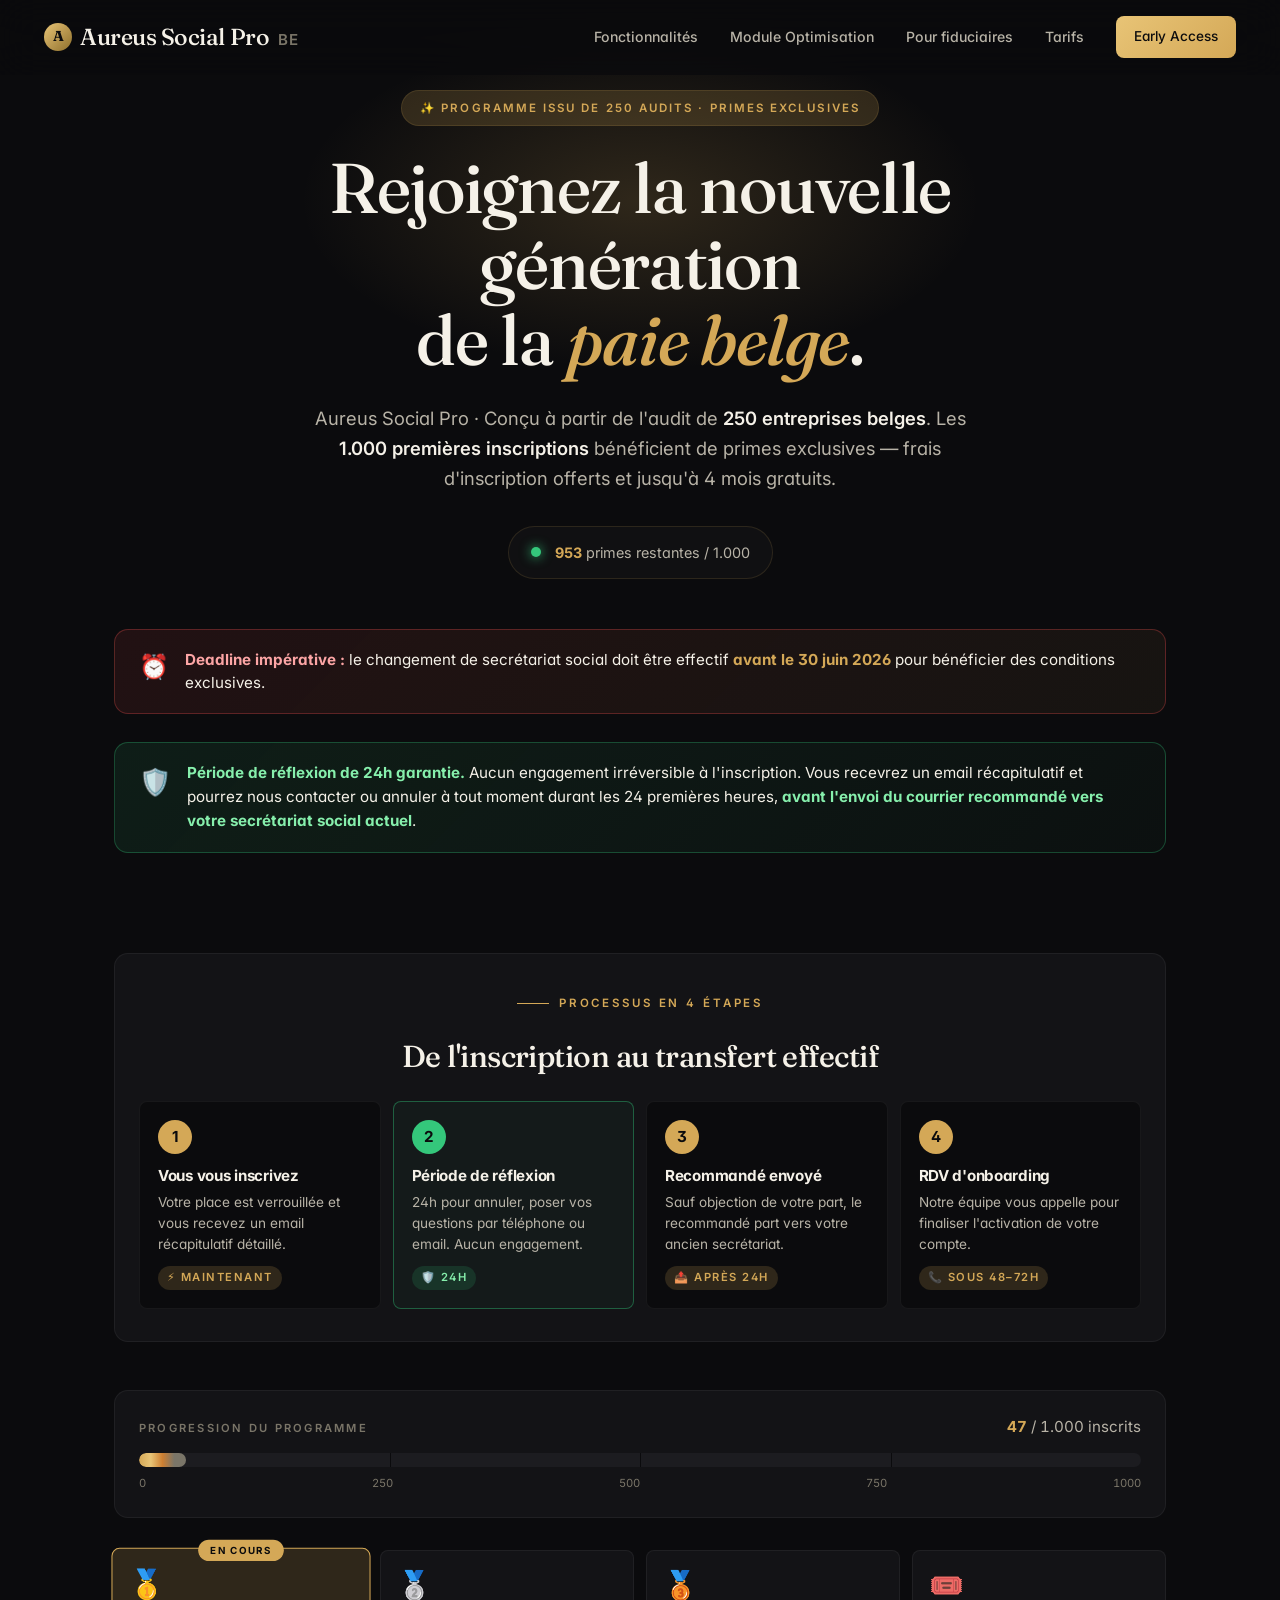
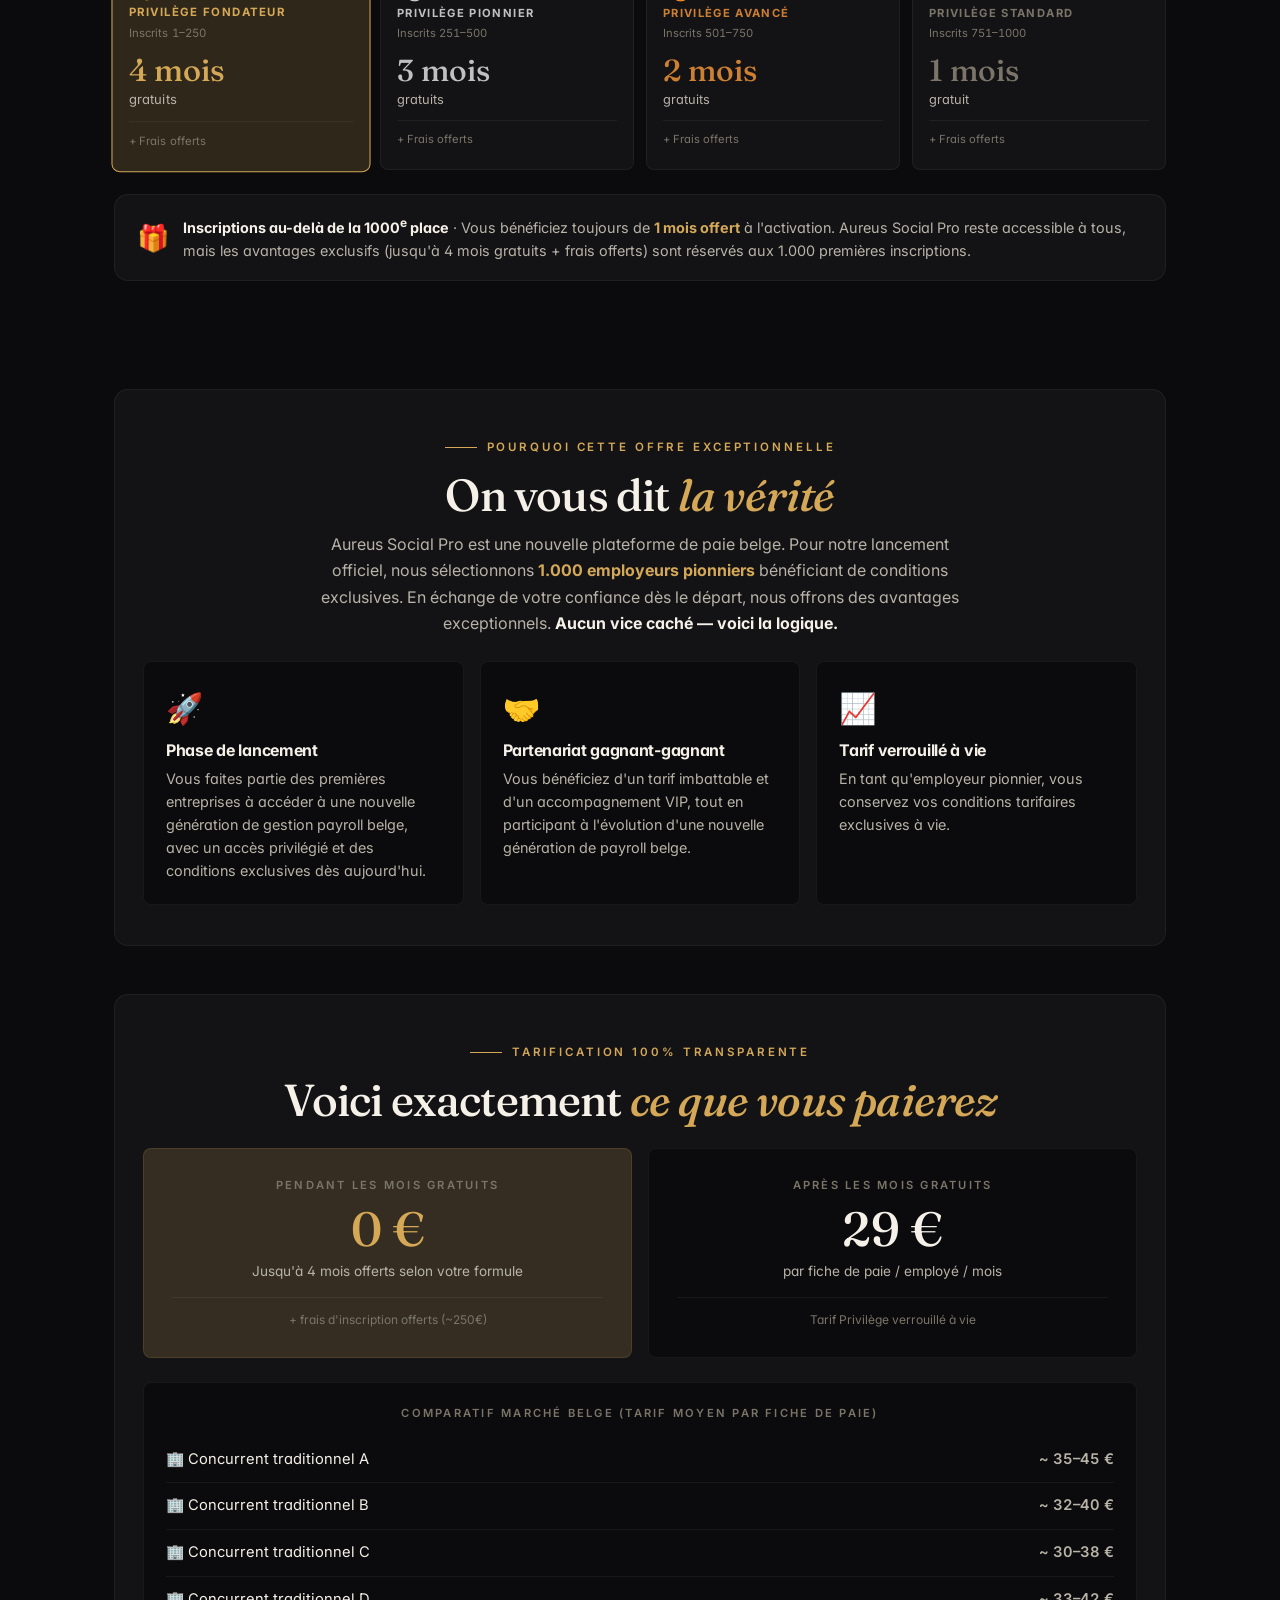
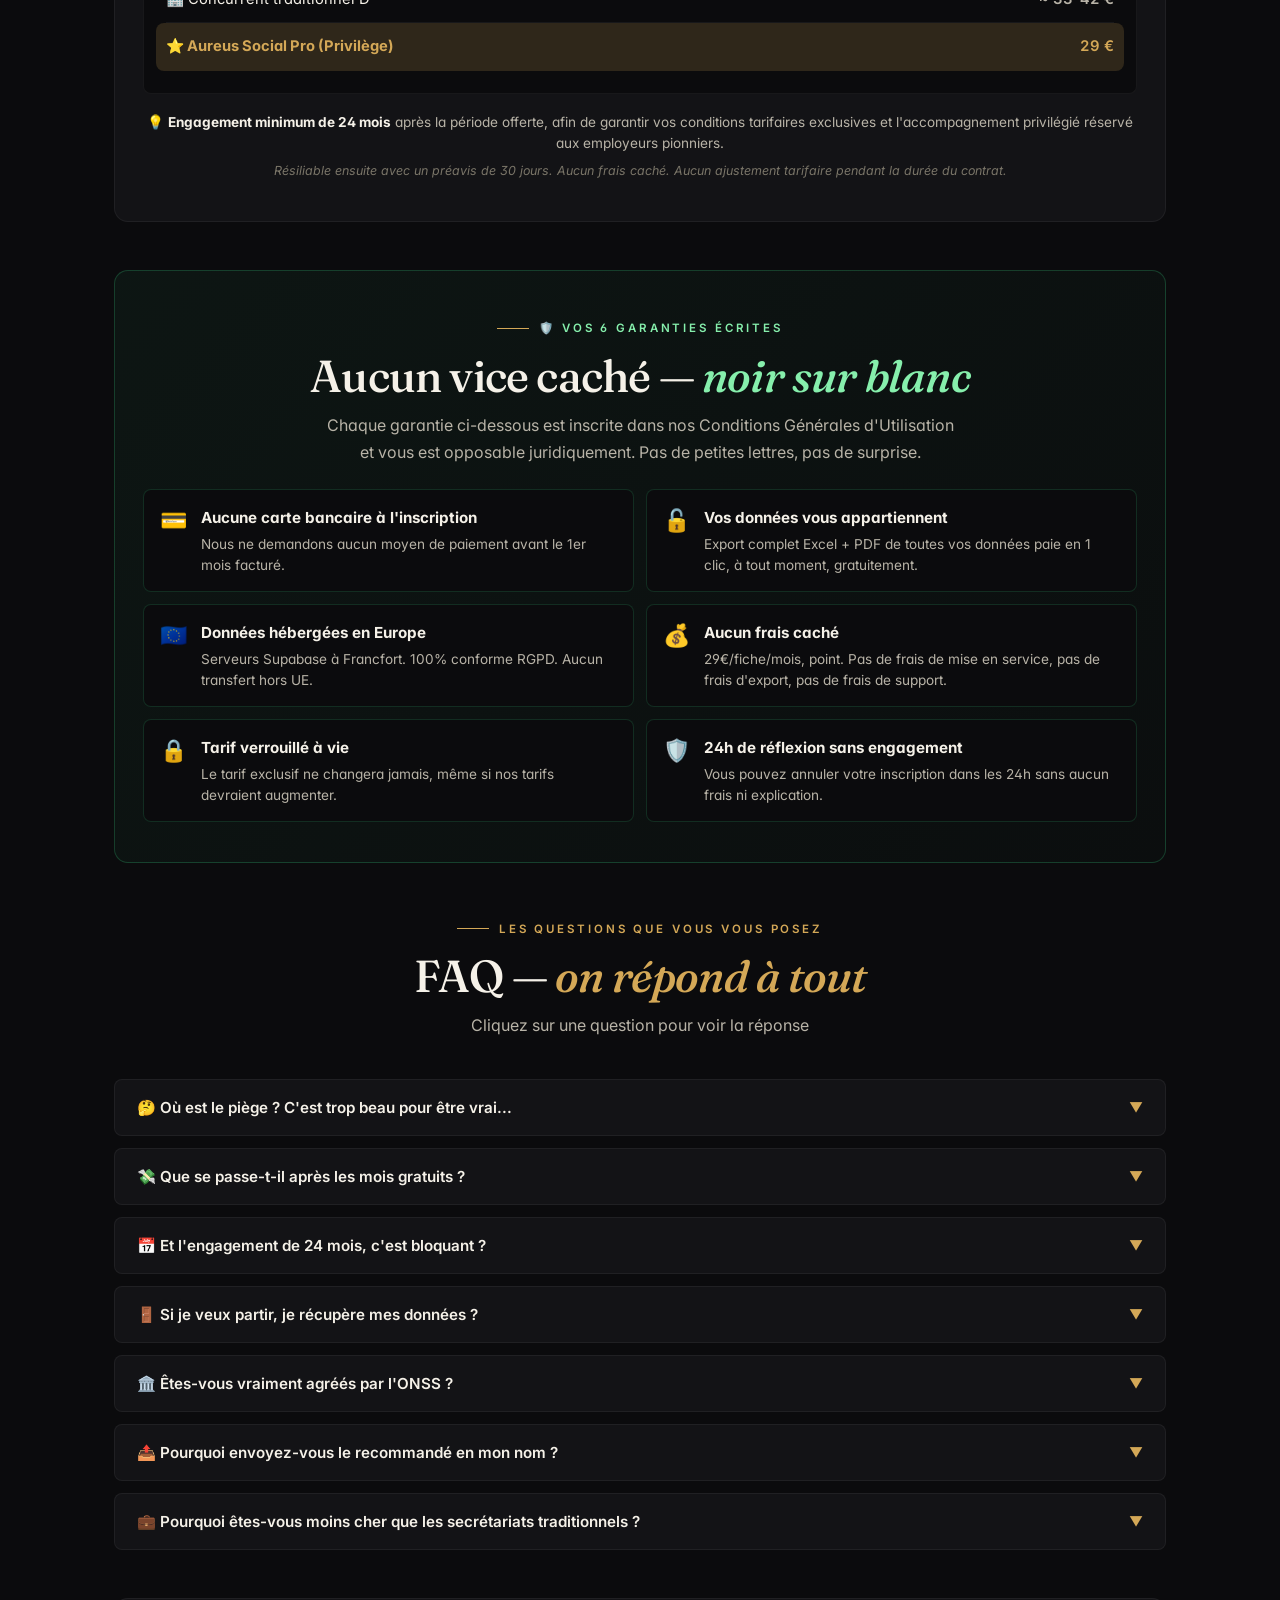
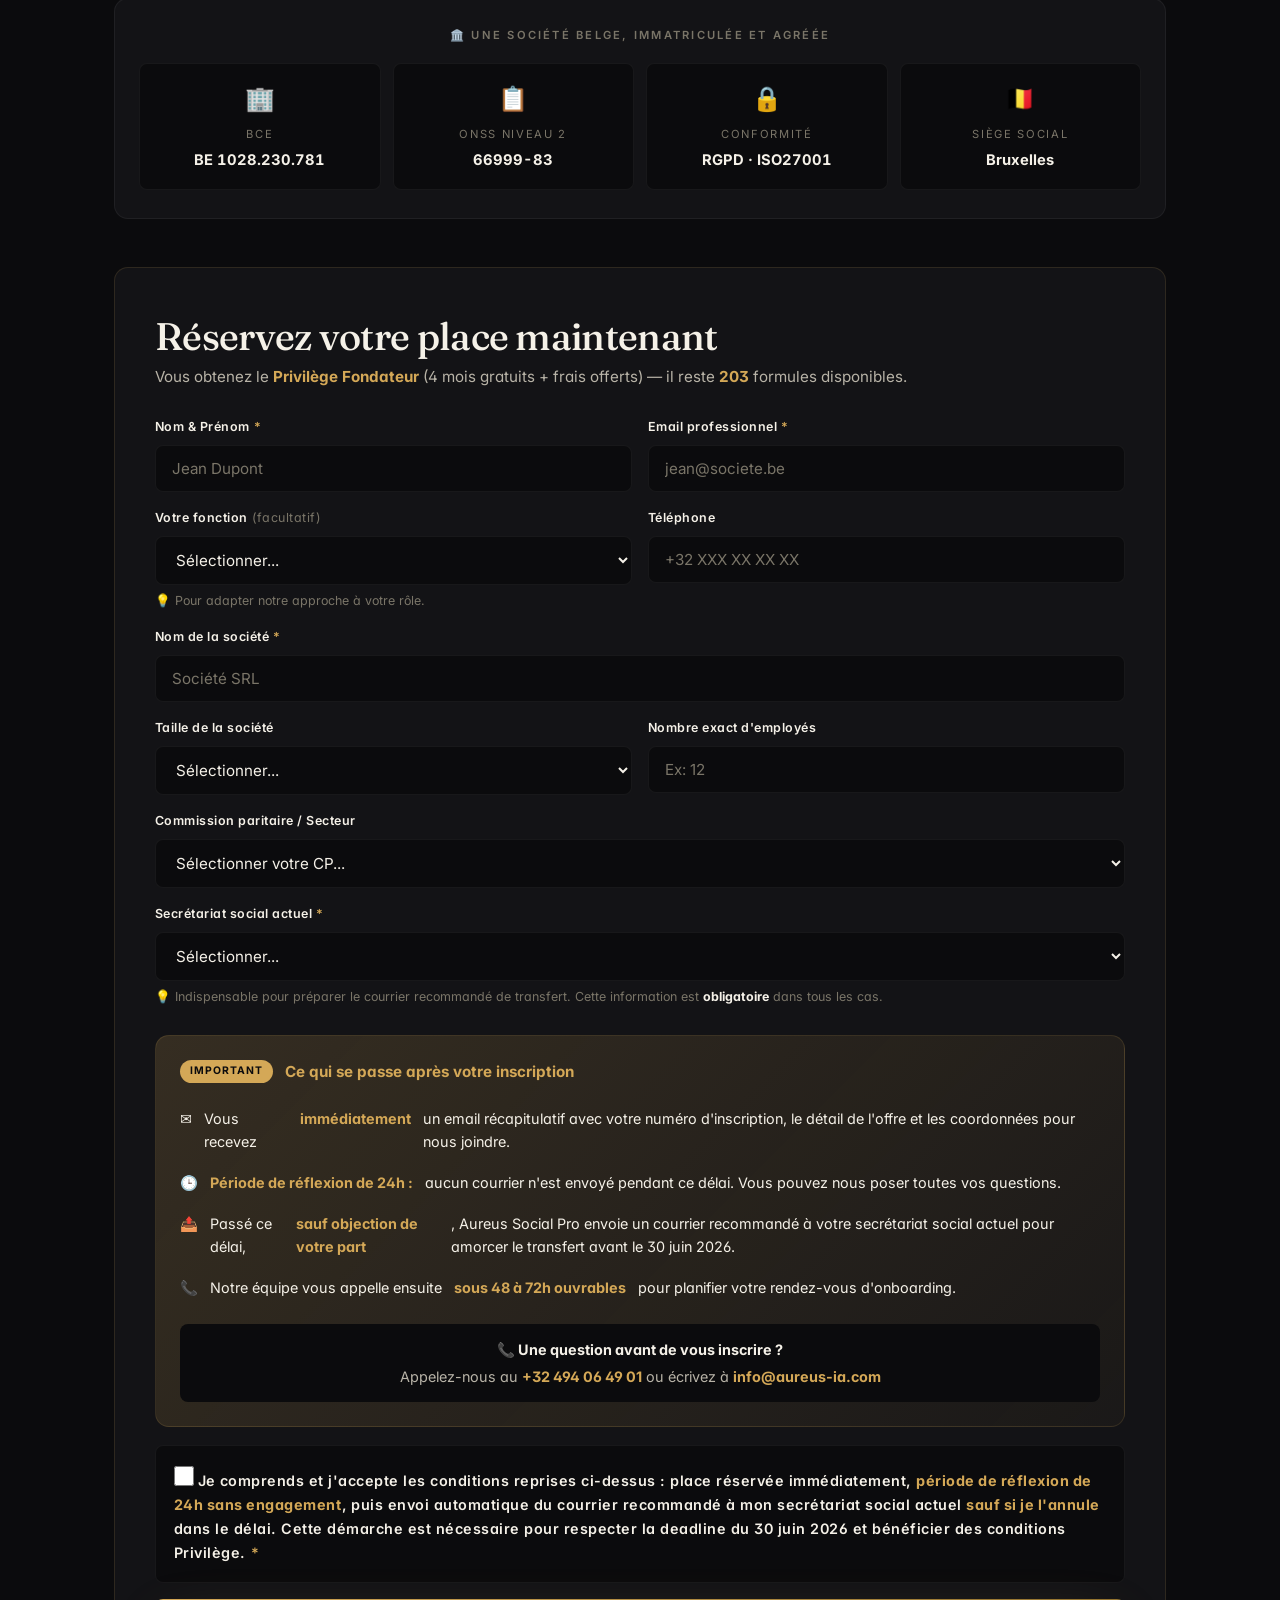
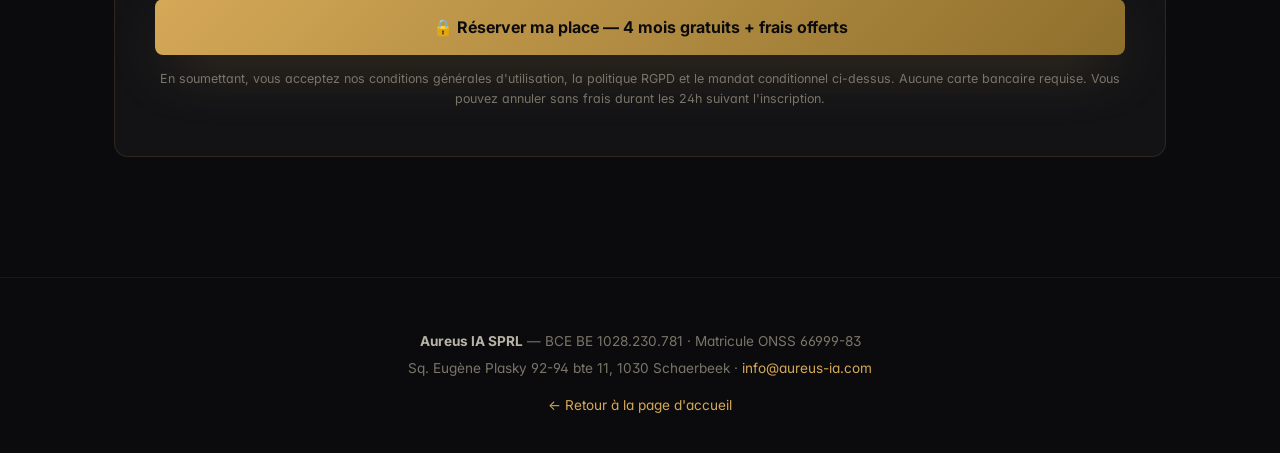
<file: early-access.html>
<!DOCTYPE html>
<html lang="fr">
<head>
<meta charset="UTF-8">
<meta name="viewport" content="width=device-width, initial-scale=1.0">
<title>Early Access — Aureus Social Pro · 1.000 employeurs pionniers</title>
<meta name="description" content="Rejoignez la nouvelle génération de la paie belge. Aureus Social Pro · Conçu à partir de l'audit de 250 entreprises belges. Les 1.000 premières inscriptions bénéficient de primes exclusives — frais d'inscription offerts et jusqu'à 4 mois gratuits.">
<meta name="keywords" content="early access, paie belge, secrétariat social, Aureus Social Pro, 1000 employeurs pionniers, optimisation fiscale">
<meta property="og:title" content="Early Access — Aureus Social Pro · 1.000 employeurs pionniers">
<meta property="og:description" content="Conçu à partir de l'audit de 250 entreprises belges. Frais offerts + jusqu'à 4 mois gratuits pour les 1.000 premières inscriptions.">
<meta property="og:type" content="website">

<link rel="preconnect" href="https://fonts.googleapis.com">
<link rel="preconnect" href="https://fonts.gstatic.com" crossorigin>
<link href="https://fonts.googleapis.com/css2?family=Fraunces:ital,opsz,wght@0,9..144,300..600;1,9..144,300..600&family=Inter:wght@400;500;600;700&display=swap" rel="stylesheet">
<link rel="stylesheet" href="assets/style.css">

<style>
  /* ═══ EARLY ACCESS — Page-specific styles ═══ */
  .ea-hero { padding:90px 0 50px 0; text-align:center; position:relative; overflow:hidden; }
  .ea-hero::before { content:""; position:absolute; top:0; left:50%; transform:translateX(-50%); width:80%; max-width:800px; height:400px; background:radial-gradient(ellipse at center, var(--gold-glow) 0%, transparent 60%); pointer-events:none; z-index:0; }
  .ea-hero-inner { position:relative; z-index:1; max-width:880px; margin:0 auto; padding:0 24px; }
  .ea-eyebrow { display:inline-block; padding:8px 18px; border-radius:99px; font-family:Inter,sans-serif; font-size:.72rem; font-weight:600; letter-spacing:.18em; text-transform:uppercase; color:var(--gold); border:1px solid var(--line); background:var(--gold-glow); margin-bottom:24px; }
  .ea-h1 { font-family:'Fraunces',serif; font-weight:500; line-height:1.08; letter-spacing:-.018em; font-size:clamp(2.4rem, 5.5vw, 4.6rem); margin-bottom:24px; }
  .ea-h1 em { color:var(--gold); font-style:italic; }
  .ea-sub { font-size:clamp(1rem, 1.5vw, 1.15rem); color:var(--ink-2); line-height:1.65; max-width:680px; margin:0 auto; }
  .ea-sub strong { color:var(--ink); font-weight:600; }

  .ea-counter { display:inline-flex; align-items:center; gap:14px; margin-top:32px; padding:14px 22px; background:var(--bg-card); border:1px solid var(--line); border-radius:99px; }
  .ea-counter-dot { width:10px; height:10px; border-radius:50%; background:var(--green); box-shadow:0 0 12px var(--green); animation:pulse 2s infinite; }
  @keyframes pulse { 0%,100%{opacity:1;} 50%{opacity:.4;} }
  .ea-counter-text { font-family:Inter,sans-serif; font-size:.9rem; color:var(--ink-2); }
  .ea-counter-text strong { color:var(--gold); font-weight:700; font-feature-settings:"tnum"; }

  .ea-section { padding:60px 24px; max-width:1100px; margin:0 auto; }
  .ea-section-title { text-align:center; margin-bottom:40px; }
  .ea-section-title .eyebrow { margin-bottom:14px; }
  .ea-section-title h2 { font-size:clamp(1.8rem, 3.5vw, 2.8rem); margin-bottom:12px; }
  .ea-section-title p { color:var(--ink-2); max-width:640px; margin:0 auto; line-height:1.65; }

  /* Deadline banner */
  .ea-deadline { display:flex; gap:16px; align-items:flex-start; padding:18px 24px; background:linear-gradient(135deg, rgba(239,77,77,.10) 0%, rgba(212,168,87,.06) 100%); border:1px solid rgba(239,77,77,.3); border-radius:var(--radius-lg); margin:0 auto 28px auto; max-width:1100px; }
  .ea-deadline-icon { font-size:24px; flex-shrink:0; }
  .ea-deadline-text { font-size:.95rem; line-height:1.55; color:var(--ink); }
  .ea-deadline-text strong { color:#fca5a5; }
  .ea-deadline-date { color:var(--gold); font-weight:700; }

  /* Reflection box */
  .ea-reflection { display:flex; gap:16px; align-items:flex-start; padding:18px 24px; background:linear-gradient(135deg, rgba(52,199,123,.10) 0%, rgba(52,199,123,.03) 100%); border:1px solid rgba(52,199,123,.3); border-radius:var(--radius-lg); margin:0 auto 40px auto; max-width:1100px; }
  .ea-reflection-icon { font-size:26px; flex-shrink:0; }
  .ea-reflection-text { font-size:.95rem; line-height:1.6; color:var(--ink); }
  .ea-reflection-text strong { color:#86efac; }

  /* Process 4 steps */
  .ea-process { background:var(--bg-2); border:1px solid var(--line-2); border-radius:var(--radius-lg); padding:32px 24px; margin-bottom:48px; }
  .ea-steps { display:grid; grid-template-columns:1fr; gap:14px; margin-top:28px; }
  @media(min-width:768px){ .ea-steps { grid-template-columns:repeat(4,1fr); gap:12px; } }
  .ea-step { padding:18px; background:var(--bg); border:1px solid var(--line-2); border-radius:var(--radius); position:relative; }
  .ea-step.highlight { border-color:rgba(52,199,123,.4); background:rgba(52,199,123,.04); }
  .ea-step-num { width:34px; height:34px; border-radius:50%; background:var(--gold); color:var(--bg); display:flex; align-items:center; justify-content:center; font-weight:700; font-family:Inter,sans-serif; font-size:.95rem; margin-bottom:12px; }
  .ea-step.highlight .ea-step-num { background:var(--green); }
  .ea-step h4 { font-family:Inter,sans-serif; font-size:.95rem; font-weight:700; margin-bottom:6px; line-height:1.3; }
  .ea-step p { font-size:.85rem; color:var(--ink-2); line-height:1.55; margin:0 0 8px 0; }
  .ea-step-time { display:inline-block; font-size:.7rem; padding:3px 9px; border-radius:99px; font-weight:600; letter-spacing:1.5px; text-transform:uppercase; background:var(--gold-glow); color:var(--gold); }
  .ea-step.highlight .ea-step-time { background:rgba(52,199,123,.15); color:#86efac; }

  /* Progress */
  .ea-progress-card { background:var(--bg-2); border:1px solid var(--line-2); border-radius:var(--radius-lg); padding:24px; margin-bottom:32px; }
  .ea-progress-head { display:flex; justify-content:space-between; align-items:baseline; margin-bottom:14px; flex-wrap:wrap; gap:10px; }
  .ea-progress-label { font-family:Inter,sans-serif; font-size:.7rem; color:var(--ink-3); letter-spacing:.2em; text-transform:uppercase; font-weight:600; }
  .ea-progress-stat { font-family:Inter,sans-serif; font-size:.95rem; color:var(--ink-2); font-feature-settings:"tnum"; }
  .ea-progress-stat strong { color:var(--gold); font-weight:700; }
  .ea-progress-bar { height:14px; background:var(--bg-3); border-radius:99px; overflow:hidden; position:relative; }
  .ea-progress-fill { height:100%; border-radius:99px; transition:width 1s ease; background:linear-gradient(90deg, var(--gold) 0%, var(--gold-warm) 25%, #cd7f32 50%, var(--ink-3) 75%); }
  .ea-progress-tick { position:absolute; top:0; bottom:0; width:1px; background:var(--bg); }
  .ea-progress-marks { display:flex; justify-content:space-between; font-size:.7rem; color:var(--ink-3); margin-top:8px; font-feature-settings:"tnum"; font-family:Inter,sans-serif; }

  /* Tiers grid */
  .ea-tiers { display:grid; grid-template-columns:repeat(2,1fr); gap:12px; margin-bottom:24px; }
  @media(min-width:768px){ .ea-tiers { grid-template-columns:repeat(4,1fr); } }
  .ea-tier { position:relative; padding:20px 16px; background:var(--bg-2); border:1px solid var(--line-2); border-radius:var(--radius); transition:all .3s; }
  .ea-tier.current { border-color:var(--gold); background:var(--gold-glow); transform:scale(1.02); }
  .ea-tier-flag { position:absolute; top:-9px; left:50%; transform:translateX(-50%); padding:3px 12px; border-radius:99px; font-family:Inter,sans-serif; font-size:.6rem; font-weight:700; letter-spacing:1.5px; text-transform:uppercase; color:var(--bg); background:var(--gold); }
  .ea-tier-emoji { font-size:28px; line-height:1; margin-bottom:6px; }
  .ea-tier-label { font-family:Inter,sans-serif; font-size:.7rem; font-weight:700; text-transform:uppercase; letter-spacing:.12em; }
  .ea-tier-range { font-size:.7rem; color:var(--ink-3); margin:2px 0 12px 0; font-family:Inter,sans-serif; font-feature-settings:"tnum"; }
  .ea-tier-months { font-family:'Fraunces',serif; font-size:1.9rem; font-weight:500; line-height:1; }
  .ea-tier-sub { font-size:.8rem; color:var(--ink-2); margin-top:4px; }
  .ea-tier-fee { font-size:.7rem; color:var(--ink-3); margin-top:10px; padding-top:10px; border-top:1px solid var(--line-2); }
  .ea-tier.t1 .ea-tier-label, .ea-tier.t1 .ea-tier-months { color:var(--gold); }
  .ea-tier.t2 .ea-tier-label, .ea-tier.t2 .ea-tier-months { color:#c0c0c0; }
  .ea-tier.t3 .ea-tier-label, .ea-tier.t3 .ea-tier-months { color:#cd7f32; }
  .ea-tier.t4 .ea-tier-label, .ea-tier.t4 .ea-tier-months { color:var(--ink-3); }

  /* Beyond 1000 note */
  .ea-beyond { display:flex; align-items:center; gap:14px; padding:18px 22px; background:var(--bg-2); border:1px solid var(--line-2); border-radius:var(--radius-lg); margin-bottom:48px; }
  .ea-beyond-icon { font-size:26px; flex-shrink:0; }
  .ea-beyond-text { font-size:.9rem; line-height:1.6; color:var(--ink-2); }
  .ea-beyond-text strong { color:var(--ink); }

  /* Why cards */
  .ea-why { background:var(--bg-2); border:1px solid var(--line-2); border-radius:var(--radius-lg); padding:40px 28px; margin-bottom:48px; }
  .ea-why-grid { display:grid; grid-template-columns:1fr; gap:16px; margin-top:24px; }
  @media(min-width:768px){ .ea-why-grid { grid-template-columns:repeat(3,1fr); } }
  .ea-why-card { padding:22px; background:var(--bg); border:1px solid var(--line-2); border-radius:var(--radius); }
  .ea-why-card-icon { font-size:30px; margin-bottom:10px; }
  .ea-why-card h4 { font-family:Inter,sans-serif; font-size:1rem; font-weight:700; margin-bottom:8px; }
  .ea-why-card p { font-size:.9rem; color:var(--ink-2); line-height:1.6; margin:0; }

  /* Pricing */
  .ea-pricing { background:var(--bg-2); border:1px solid var(--line-2); border-radius:var(--radius-lg); padding:40px 28px; margin-bottom:48px; }
  .ea-pricing-grid { display:grid; grid-template-columns:1fr; gap:16px; margin-bottom:24px; }
  @media(min-width:640px){ .ea-pricing-grid { grid-template-columns:1fr 1fr; } }
  .ea-pricing-card { padding:28px; background:var(--bg); border:1px solid var(--line-2); border-radius:var(--radius); text-align:center; }
  .ea-pricing-card.gold { border-color:var(--line); background:var(--gold-glow); }
  .ea-pricing-card-label { font-family:Inter,sans-serif; font-size:.7rem; color:var(--ink-3); letter-spacing:.2em; text-transform:uppercase; font-weight:600; margin-bottom:10px; }
  .ea-pricing-card-price { font-family:'Fraunces',serif; font-size:3rem; font-weight:500; line-height:1; }
  .ea-pricing-card.gold .ea-pricing-card-price { color:var(--gold); }
  .ea-pricing-card-unit { font-size:.85rem; color:var(--ink-2); margin-top:8px; }
  .ea-pricing-card-note { font-size:.75rem; color:var(--ink-3); margin-top:14px; padding-top:12px; border-top:1px solid var(--line-2); }

  .ea-compare { background:var(--bg); border:1px solid var(--line-2); border-radius:var(--radius); padding:22px; margin-top:18px; }
  .ea-compare-title { font-family:Inter,sans-serif; font-size:.7rem; color:var(--ink-3); letter-spacing:.2em; text-transform:uppercase; text-align:center; margin-bottom:14px; font-weight:600; }
  .ea-compare-row { display:flex; justify-content:space-between; align-items:center; padding:11px 0; border-bottom:1px solid var(--line-2); font-size:.92rem; }
  .ea-compare-row:last-child { border-bottom:none; }
  .ea-compare-row.us { background:var(--gold-glow); margin:0 -10px; padding:12px 10px; border-radius:var(--radius); border-bottom:none; }
  .ea-compare-row.us .ea-compare-name { color:var(--gold); font-weight:700; }
  .ea-compare-name { color:var(--ink); }
  .ea-compare-price { color:var(--ink-2); font-weight:600; font-feature-settings:"tnum"; }
  .ea-compare-row.us .ea-compare-price { color:var(--gold); }

  .ea-pricing-note { text-align:center; font-size:.85rem; color:var(--ink-2); margin:18px 0 0 0; line-height:1.6; }
  .ea-pricing-note strong { color:var(--ink); }
  .ea-pricing-note em { font-style:italic; color:var(--ink-3); display:block; margin-top:6px; font-size:.78rem; }

  /* Guarantees */
  .ea-guarantees { background:linear-gradient(135deg, rgba(52,199,123,.06) 0%, rgba(52,199,123,.02) 100%); border:1px solid rgba(52,199,123,.25); border-radius:var(--radius-lg); padding:40px 28px; margin-bottom:48px; }
  .ea-guarantees-list { display:grid; grid-template-columns:1fr; gap:12px; margin-top:24px; }
  @media(min-width:640px){ .ea-guarantees-list { grid-template-columns:1fr 1fr; } }
  .ea-guarantee { display:flex; gap:14px; padding:16px; background:var(--bg); border:1px solid rgba(52,199,123,.18); border-radius:var(--radius); }
  .ea-guarantee-icon { font-size:22px; flex-shrink:0; line-height:1.3; }
  .ea-guarantee h5 { font-family:Inter,sans-serif; font-size:.95rem; font-weight:700; margin:0 0 4px 0; }
  .ea-guarantee p { font-size:.85rem; color:var(--ink-2); line-height:1.5; margin:0; }

  /* FAQ */
  .ea-faq { margin-bottom:48px; }
  .ea-faq-list { display:grid; gap:12px; margin-top:24px; }
  .ea-faq-item { background:var(--bg-2); border:1px solid var(--line-2); border-radius:var(--radius); overflow:hidden; }
  .ea-faq-question { width:100%; background:none; border:none; color:var(--ink); padding:18px 22px; text-align:left; font-family:Inter,sans-serif; font-size:.95rem; font-weight:600; cursor:pointer; display:flex; justify-content:space-between; align-items:center; gap:14px; }
  .ea-faq-question:hover { background:var(--gold-glow); }
  .ea-faq-arrow { color:var(--gold); transition:transform .25s; flex-shrink:0; font-size:.85rem; }
  .ea-faq-item.open .ea-faq-arrow { transform:rotate(180deg); }
  .ea-faq-answer { max-height:0; overflow:hidden; transition:max-height .3s; }
  .ea-faq-item.open .ea-faq-answer { max-height:700px; }
  .ea-faq-answer-inner { padding:4px 22px 20px 22px; font-size:.9rem; color:var(--ink-2); line-height:1.7; border-top:1px solid var(--line-2); padding-top:16px; }
  .ea-faq-answer-inner strong { color:var(--ink); }
  .ea-faq-answer-inner .gold { color:var(--gold); }

  /* Form */
  .ea-form-card { background:var(--bg-2); border:1px solid var(--line); border-radius:var(--radius-lg); padding:40px 28px; }
  @media(min-width:768px){ .ea-form-card { padding:48px 40px; } }
  .ea-form-card h2 { font-size:clamp(1.8rem, 3vw, 2.4rem); margin-bottom:8px; }
  .ea-form-sub { color:var(--ink-2); font-size:.95rem; line-height:1.6; margin:0 0 28px 0; }
  .ea-form-sub strong { color:var(--gold); }

  .ea-row { display:grid; grid-template-columns:1fr; gap:16px; margin-bottom:16px; }
  @media(min-width:640px){ .ea-row.row-2 { grid-template-columns:1fr 1fr; } }

  .ea-form-card label { display:block; font-family:Inter,sans-serif; font-size:.78rem; font-weight:600; letter-spacing:.04em; color:var(--ink); margin-bottom:8px; }
  .ea-form-card input[type=text], .ea-form-card input[type=email], .ea-form-card input[type=tel], .ea-form-card input[type=number], .ea-form-card select {
    width:100%; background:var(--bg); border:1px solid var(--line-2); border-radius:var(--radius);
    padding:13px 16px; color:var(--ink); font-size:.95rem; font-family:Inter,sans-serif; transition:border-color .2s;
  }
  .ea-form-card input:focus, .ea-form-card select:focus { outline:none; border-color:var(--gold); }
  .ea-form-card input::placeholder { color:var(--ink-3); }
  .ea-form-card select { cursor:pointer; }

  .ea-help { font-family:Inter,sans-serif; font-size:.78rem; color:var(--ink-3); margin-top:7px; line-height:1.5; }
  .ea-error { font-size:.78rem; color:#fca5a5; margin-top:6px; display:none; }
  .ea-field.has-error input, .ea-field.has-error select { border-color:var(--red); }
  .ea-field.has-error .ea-error { display:block; }
  .ea-required { color:var(--gold); }

  .ea-secretariat-other { display:none; margin-top:12px; }
  .ea-secretariat-other.visible { display:block; }
  .ea-secretariat-other.visible input { border-color:var(--line); }

  /* Mandate box */
  .ea-mandate {
    background:linear-gradient(135deg, var(--gold-glow) 0%, rgba(212,168,87,.04) 100%);
    border:1px solid var(--line); border-radius:var(--radius-lg);
    padding:24px; margin:28px 0 18px 0;
  }
  .ea-mandate-title { display:flex; align-items:center; gap:12px; font-family:Inter,sans-serif; font-size:.95rem; font-weight:700; color:var(--gold); margin-bottom:14px; flex-wrap:wrap; }
  .ea-mandate-badge { background:var(--gold); color:var(--bg); padding:3px 10px; border-radius:99px; font-size:.65rem; letter-spacing:.1em; text-transform:uppercase; font-weight:700; }
  .ea-mandate-list { list-style:none; padding:0; margin:0; }
  .ea-mandate-list li { display:flex; gap:12px; padding:9px 0; font-size:.9rem; color:var(--ink); line-height:1.6; align-items:flex-start; }
  .ea-mandate-list li::before { content:"✉️"; flex-shrink:0; }
  .ea-mandate-list li:nth-child(2)::before { content:"🕒"; }
  .ea-mandate-list li:nth-child(3)::before { content:"📤"; }
  .ea-mandate-list li:nth-child(4)::before { content:"📞"; }
  .ea-mandate-list strong { color:var(--gold); }
  .ea-mandate-cta { margin-top:16px; padding:14px; background:var(--bg); border-radius:var(--radius); text-align:center; font-size:.9rem; color:var(--ink-2); }
  .ea-mandate-cta strong { color:var(--ink); display:block; margin-bottom:4px; }
  .ea-mandate-cta a { color:var(--gold); font-weight:700; }

  /* Consent */
  .ea-consent { display:flex; gap:14px; padding:18px; background:var(--bg); border:1px solid var(--line-2); border-radius:var(--radius); margin-bottom:18px; cursor:pointer; transition:all .2s; }
  .ea-consent.checked { border-color:rgba(52,199,123,.4); background:rgba(52,199,123,.05); }
  .ea-consent.has-error { border-color:var(--red); background:rgba(239,77,77,.06); }
  .ea-consent input[type=checkbox] { flex-shrink:0; width:20px; height:20px; margin-top:2px; cursor:pointer; accent-color:var(--gold); }
  .ea-consent-text { font-size:.9rem; line-height:1.65; color:var(--ink); }
  .ea-consent-text strong { color:var(--gold); }

  .ea-submit-btn {
    width:100%; padding:18px; border-radius:var(--radius); border:none; cursor:pointer;
    font-family:Inter,sans-serif; font-weight:700; font-size:1rem; color:var(--bg);
    background:linear-gradient(135deg, var(--gold) 0%, var(--gold-deep) 100%);
    margin-top:8px; transition:transform .15s, box-shadow .2s;
    box-shadow:var(--shadow-gold);
  }
  .ea-submit-btn:hover { transform:translateY(-1px); }
  .ea-submit-btn:disabled { opacity:.5; cursor:not-allowed; transform:none; }

  .ea-legal { font-size:.78rem; color:var(--ink-3); text-align:center; margin-top:14px; line-height:1.55; }

  .ea-hp { position:absolute; left:-9999px; opacity:0; pointer-events:none; }

  /* Trust footer */
  .ea-trust { background:var(--bg-2); border:1px solid var(--line-2); border-radius:var(--radius-lg); padding:28px 24px; margin-top:48px; }
  .ea-trust-title { text-align:center; font-family:Inter,sans-serif; font-size:.7rem; color:var(--ink-3); letter-spacing:.2em; text-transform:uppercase; margin-bottom:18px; font-weight:600; }
  .ea-trust-grid { display:grid; grid-template-columns:repeat(2,1fr); gap:12px; }
  @media(min-width:768px){ .ea-trust-grid { grid-template-columns:repeat(4,1fr); } }
  .ea-trust-item { text-align:center; padding:16px 12px; background:var(--bg); border:1px solid var(--line-2); border-radius:var(--radius); }
  .ea-trust-icon { font-size:24px; margin-bottom:8px; }
  .ea-trust-label { font-family:Inter,sans-serif; font-size:.7rem; color:var(--ink-3); letter-spacing:.15em; text-transform:uppercase; }
  .ea-trust-value { font-family:Inter,sans-serif; font-size:.92rem; color:var(--ink); font-weight:700; margin-top:5px; font-feature-settings:"tnum"; }

  /* Success page */
  .ea-success { display:none; min-height:100vh; padding:60px 24px; }
  .ea-success.visible { display:block; }
  .ea-success-card { max-width:660px; margin:0 auto; }
  .ea-success-box { background:linear-gradient(135deg, var(--gold-glow) 0%, rgba(212,168,87,.04) 100%); border:1px solid var(--line); border-radius:var(--radius-lg); padding:40px 28px; text-align:center; }
  .ea-success-emoji { font-size:64px; line-height:1; margin-bottom:10px; }
  .ea-success-tier { font-family:Inter,sans-serif; font-size:.72rem; font-weight:700; letter-spacing:.2em; text-transform:uppercase; color:var(--gold); margin-bottom:14px; }
  .ea-success-h1 { font-family:'Fraunces',serif; font-size:2.2rem; margin:0 0 8px 0; font-weight:500; line-height:1.15; }
  .ea-success-sub { color:var(--ink-2); font-size:.95rem; margin:0 0 28px 0; }
  .ea-num-box { background:var(--bg); border:1px solid var(--line-2); border-radius:var(--radius); padding:24px; margin-bottom:22px; }
  .ea-num-label { font-family:Inter,sans-serif; font-size:.7rem; color:var(--ink-3); letter-spacing:.2em; text-transform:uppercase; margin-bottom:8px; font-weight:600; }
  .ea-num-value { font-family:'Fraunces',serif; font-size:3rem; font-weight:500; color:var(--gold); letter-spacing:.05em; line-height:1; }
  .ea-num-sub { font-size:.78rem; color:var(--ink-3); margin-top:8px; }

  .ea-success-alert { background:linear-gradient(135deg, rgba(52,199,123,.10) 0%, rgba(52,199,123,.03) 100%); border:1px solid rgba(52,199,123,.35); border-radius:var(--radius); padding:20px; margin-bottom:22px; text-align:left; }
  .ea-success-alert-title { display:flex; align-items:center; gap:10px; font-family:Inter,sans-serif; font-size:.95rem; font-weight:700; color:#86efac; margin-bottom:10px; flex-wrap:wrap; }
  .ea-countdown { display:inline-block; padding:4px 12px; border-radius:99px; background:rgba(52,199,123,.15); color:#86efac; font-feature-settings:"tnum"; font-weight:700; font-size:.85rem; font-family:Inter,sans-serif; }
  .ea-success-alert-text { font-size:.9rem; color:var(--ink); line-height:1.65; }
  .ea-success-alert-text strong { color:#86efac; }
  .ea-success-alert-text a { color:var(--gold); font-weight:700; }

  .ea-next-steps { background:var(--bg); border:1px solid var(--line-2); border-radius:var(--radius); padding:22px; text-align:left; margin-bottom:22px; }
  .ea-next-step { display:flex; gap:14px; padding:13px 0; border-bottom:1px solid var(--line-2); }
  .ea-next-step:last-child { border-bottom:none; }
  .ea-next-step-num { width:28px; height:28px; border-radius:50%; background:var(--gold-glow); color:var(--gold); display:flex; align-items:center; justify-content:center; font-weight:700; font-size:.85rem; flex-shrink:0; font-family:Inter,sans-serif; }
  .ea-next-step-content { flex:1; font-size:.88rem; line-height:1.55; }
  .ea-next-step-content strong { color:var(--ink); display:block; margin-bottom:3px; font-size:.92rem; font-family:Inter,sans-serif; }
  .ea-next-step-content span { color:var(--ink-2); }

  .ea-cta-btn { display:inline-block; padding:14px 32px; border-radius:var(--radius); font-family:Inter,sans-serif; font-weight:700; font-size:.92rem; color:var(--bg); text-decoration:none; background:linear-gradient(135deg, var(--gold) 0%, var(--gold-deep) 100%); }

  /* Footer adapt */
  footer.ea-footer { padding:48px 24px 32px; text-align:center; border-top:1px solid var(--line-2); margin-top:60px; }
  .ea-footer p { font-size:.85rem; color:var(--ink-3); line-height:1.7; margin:4px 0; }
  .ea-footer p strong { color:var(--ink-2); }
  .ea-footer a { color:var(--gold); }
</style>
</head>
<body>

<!-- ═══ NAV ═══ -->
<nav class="nav">
  <div class="nav-inner">
    <a href="/" class="logo">
      <span class="logo-mark">A</span>
      <span>Aureus Social Pro <small>BE</small></span>
    </a>
    <div class="nav-links">
      <a href="/#fonctionnalites">Fonctionnalités</a>
      <a href="/#optimisation">Module Optimisation</a>
      <a href="/#fiduciaires">Pour fiduciaires</a>
      <a href="/#tarifs">Tarifs</a>
      <a href="/early-access.html" class="nav-cta">Early Access</a>
    </div>
  </div>
</nav>

<!-- ═══ FORM PAGE ═══ -->
<div id="formPage">

  <!-- Hero -->
  <section class="ea-hero">
    <div class="ea-hero-inner">
      <span class="ea-eyebrow">✨ Programme issu de 250 audits · Primes exclusives</span>
      <h1 class="ea-h1">Rejoignez la nouvelle génération<br>de la <em>paie belge</em>.</h1>
      <p class="ea-sub">
        Aureus Social Pro · Conçu à partir de l'audit de <strong>250 entreprises belges</strong>. Les <strong>1.000 premières inscriptions</strong> bénéficient de primes exclusives — frais d'inscription offerts et jusqu'à 4 mois gratuits.
      </p>
      <div class="ea-counter">
        <span class="ea-counter-dot"></span>
        <span class="ea-counter-text"><strong id="totalRemaining">953</strong> primes restantes / 1.000</span>
      </div>
    </div>
  </section>

  <!-- Deadline + Reflection -->
  <div class="ea-section" style="padding-top:0;">
    <div class="ea-deadline">
      <div class="ea-deadline-icon">⏰</div>
      <div class="ea-deadline-text">
        <strong>Deadline impérative :</strong> le changement de secrétariat social doit être effectif <span class="ea-deadline-date">avant le 30 juin 2026</span> pour bénéficier des conditions exclusives.
      </div>
    </div>

    <div class="ea-reflection">
      <div class="ea-reflection-icon">🛡️</div>
      <div class="ea-reflection-text">
        <strong>Période de réflexion de 24h garantie.</strong> Aucun engagement irréversible à l'inscription. Vous recevrez un email récapitulatif et pourrez nous contacter ou annuler à tout moment durant les 24 premières heures, <strong>avant l'envoi du courrier recommandé vers votre secrétariat social actuel</strong>.
      </div>
    </div>
  </div>

  <!-- Process -->
  <div class="ea-section" style="padding-top:0;">
    <div class="ea-process">
      <div class="ea-section-title" style="margin-bottom:0;">
        <span class="eyebrow">Processus en 4 étapes</span>
        <h3 style="font-size:clamp(1.4rem, 2.5vw, 1.9rem); margin:14px 0 0 0;">De l'inscription au transfert effectif</h3>
      </div>
      <div class="ea-steps">
        <div class="ea-step">
          <div class="ea-step-num">1</div>
          <h4>Vous vous inscrivez</h4>
          <p>Votre place est verrouillée et vous recevez un email récapitulatif détaillé.</p>
          <span class="ea-step-time">⚡ Maintenant</span>
        </div>
        <div class="ea-step highlight">
          <div class="ea-step-num">2</div>
          <h4>Période de réflexion</h4>
          <p>24h pour annuler, poser vos questions par téléphone ou email. Aucun engagement.</p>
          <span class="ea-step-time">🛡️ 24h</span>
        </div>
        <div class="ea-step">
          <div class="ea-step-num">3</div>
          <h4>Recommandé envoyé</h4>
          <p>Sauf objection de votre part, le recommandé part vers votre ancien secrétariat.</p>
          <span class="ea-step-time">📤 Après 24h</span>
        </div>
        <div class="ea-step">
          <div class="ea-step-num">4</div>
          <h4>RDV d'onboarding</h4>
          <p>Notre équipe vous appelle pour finaliser l'activation de votre compte.</p>
          <span class="ea-step-time">📞 Sous 48–72h</span>
        </div>
      </div>
    </div>

    <!-- Progress bar -->
    <div class="ea-progress-card">
      <div class="ea-progress-head">
        <div class="ea-progress-label">Progression du programme</div>
        <div class="ea-progress-stat"><strong id="totalCount">47</strong> / 1.000 inscrits</div>
      </div>
      <div class="ea-progress-bar">
        <div class="ea-progress-fill" id="progressFill" style="width:4.7%"></div>
        <div class="ea-progress-tick" style="left:25%"></div>
        <div class="ea-progress-tick" style="left:50%"></div>
        <div class="ea-progress-tick" style="left:75%"></div>
      </div>
      <div class="ea-progress-marks">
        <span>0</span><span>250</span><span>500</span><span>750</span><span>1000</span>
      </div>
    </div>

    <!-- Tiers -->
    <div class="ea-tiers">
      <div class="ea-tier current t1">
        <div class="ea-tier-flag">En cours</div>
        <div class="ea-tier-emoji">🥇</div>
        <div class="ea-tier-label">Privilège Fondateur</div>
        <div class="ea-tier-range">Inscrits 1–250</div>
        <div class="ea-tier-months">4 mois</div>
        <div class="ea-tier-sub">gratuits</div>
        <div class="ea-tier-fee">+ Frais offerts</div>
      </div>
      <div class="ea-tier t2">
        <div class="ea-tier-emoji">🥈</div>
        <div class="ea-tier-label">Privilège Pionnier</div>
        <div class="ea-tier-range">Inscrits 251–500</div>
        <div class="ea-tier-months">3 mois</div>
        <div class="ea-tier-sub">gratuits</div>
        <div class="ea-tier-fee">+ Frais offerts</div>
      </div>
      <div class="ea-tier t3">
        <div class="ea-tier-emoji">🥉</div>
        <div class="ea-tier-label">Privilège Avancé</div>
        <div class="ea-tier-range">Inscrits 501–750</div>
        <div class="ea-tier-months">2 mois</div>
        <div class="ea-tier-sub">gratuits</div>
        <div class="ea-tier-fee">+ Frais offerts</div>
      </div>
      <div class="ea-tier t4">
        <div class="ea-tier-emoji">🎟️</div>
        <div class="ea-tier-label">Privilège Standard</div>
        <div class="ea-tier-range">Inscrits 751–1000</div>
        <div class="ea-tier-months">1 mois</div>
        <div class="ea-tier-sub">gratuit</div>
        <div class="ea-tier-fee">+ Frais offerts</div>
      </div>
    </div>

    <div class="ea-beyond">
      <div class="ea-beyond-icon">🎁</div>
      <div class="ea-beyond-text">
        <strong>Inscriptions au-delà de la 1000<sup>e</sup> place</strong> · Vous bénéficiez toujours de <strong style="color:var(--gold);">1 mois offert</strong> à l'activation. Aureus Social Pro reste accessible à tous, mais les avantages exclusifs (jusqu'à 4 mois gratuits + frais offerts) sont réservés aux 1.000 premières inscriptions.
      </div>
    </div>
  </div>

  <!-- Why -->
  <div class="ea-section" style="padding-top:0;">
    <div class="ea-why">
      <div class="ea-section-title" style="margin-bottom:0;">
        <span class="eyebrow">Pourquoi cette offre exceptionnelle</span>
        <h2>On vous dit <em>la vérité</em></h2>
        <p>
          Aureus Social Pro est une nouvelle plateforme de paie belge. Pour notre lancement officiel, nous sélectionnons <strong style="color:var(--gold);">1.000 employeurs pionniers</strong> bénéficiant de conditions exclusives. En échange de votre confiance dès le départ, nous offrons des avantages exceptionnels. <strong style="color:var(--ink);">Aucun vice caché — voici la logique.</strong>
        </p>
      </div>
      <div class="ea-why-grid">
        <div class="ea-why-card">
          <div class="ea-why-card-icon">🚀</div>
          <h4>Phase de lancement</h4>
          <p>Vous faites partie des premières entreprises à accéder à une nouvelle génération de gestion payroll belge, avec un accès privilégié et des conditions exclusives dès aujourd'hui.</p>
        </div>
        <div class="ea-why-card">
          <div class="ea-why-card-icon">🤝</div>
          <h4>Partenariat gagnant-gagnant</h4>
          <p>Vous bénéficiez d'un tarif imbattable et d'un accompagnement VIP, tout en participant à l'évolution d'une nouvelle génération de payroll belge.</p>
        </div>
        <div class="ea-why-card">
          <div class="ea-why-card-icon">📈</div>
          <h4>Tarif verrouillé à vie</h4>
          <p>En tant qu'employeur pionnier, vous conservez vos conditions tarifaires exclusives à vie.</p>
        </div>
      </div>
    </div>

    <!-- Pricing -->
    <div class="ea-pricing">
      <div class="ea-section-title" style="margin-bottom:24px;">
        <span class="eyebrow">Tarification 100% transparente</span>
        <h2>Voici exactement <em>ce que vous paierez</em></h2>
      </div>
      <div class="ea-pricing-grid">
        <div class="ea-pricing-card gold">
          <div class="ea-pricing-card-label">Pendant les mois gratuits</div>
          <div class="ea-pricing-card-price">0 €</div>
          <div class="ea-pricing-card-unit">Jusqu'à 4 mois offerts selon votre formule</div>
          <div class="ea-pricing-card-note">+ frais d'inscription offerts (~250€)</div>
        </div>
        <div class="ea-pricing-card">
          <div class="ea-pricing-card-label">Après les mois gratuits</div>
          <div class="ea-pricing-card-price">29 €</div>
          <div class="ea-pricing-card-unit">par fiche de paie / employé / mois</div>
          <div class="ea-pricing-card-note">Tarif Privilège verrouillé à vie</div>
        </div>
      </div>

      <div class="ea-compare">
        <div class="ea-compare-title">Comparatif marché belge (tarif moyen par fiche de paie)</div>
        <div class="ea-compare-row"><div class="ea-compare-name">🏢 Concurrent traditionnel A</div><div class="ea-compare-price">~ 35–45 €</div></div>
        <div class="ea-compare-row"><div class="ea-compare-name">🏢 Concurrent traditionnel B</div><div class="ea-compare-price">~ 32–40 €</div></div>
        <div class="ea-compare-row"><div class="ea-compare-name">🏢 Concurrent traditionnel C</div><div class="ea-compare-price">~ 30–38 €</div></div>
        <div class="ea-compare-row"><div class="ea-compare-name">🏢 Concurrent traditionnel D</div><div class="ea-compare-price">~ 33–42 €</div></div>
        <div class="ea-compare-row us"><div class="ea-compare-name">⭐ Aureus Social Pro (Privilège)</div><div class="ea-compare-price">29 €</div></div>
      </div>

      <p class="ea-pricing-note">
        💡 <strong>Engagement minimum de 24 mois</strong> après la période offerte, afin de garantir vos conditions tarifaires exclusives et l'accompagnement privilégié réservé aux employeurs pionniers.
        <em>Résiliable ensuite avec un préavis de 30 jours. Aucun frais caché. Aucun ajustement tarifaire pendant la durée du contrat.</em>
      </p>
    </div>

    <!-- Guarantees -->
    <div class="ea-guarantees">
      <div class="ea-section-title" style="margin-bottom:0;">
        <span class="eyebrow" style="color:#86efac;">🛡️ Vos 6 garanties écrites</span>
        <h2>Aucun vice caché — <em style="color:#86efac;">noir sur blanc</em></h2>
        <p>
          Chaque garantie ci-dessous est inscrite dans nos Conditions Générales d'Utilisation et vous est opposable juridiquement. Pas de petites lettres, pas de surprise.
        </p>
      </div>
      <div class="ea-guarantees-list">
        <div class="ea-guarantee">
          <div class="ea-guarantee-icon">💳</div>
          <div>
            <h5>Aucune carte bancaire à l'inscription</h5>
            <p>Nous ne demandons aucun moyen de paiement avant le 1er mois facturé.</p>
          </div>
        </div>
        <div class="ea-guarantee">
          <div class="ea-guarantee-icon">🔓</div>
          <div>
            <h5>Vos données vous appartiennent</h5>
            <p>Export complet Excel + PDF de toutes vos données paie en 1 clic, à tout moment, gratuitement.</p>
          </div>
        </div>
        <div class="ea-guarantee">
          <div class="ea-guarantee-icon">🇪🇺</div>
          <div>
            <h5>Données hébergées en Europe</h5>
            <p>Serveurs Supabase à Francfort. 100% conforme RGPD. Aucun transfert hors UE.</p>
          </div>
        </div>
        <div class="ea-guarantee">
          <div class="ea-guarantee-icon">💰</div>
          <div>
            <h5>Aucun frais caché</h5>
            <p>29€/fiche/mois, point. Pas de frais de mise en service, pas de frais d'export, pas de frais de support.</p>
          </div>
        </div>
        <div class="ea-guarantee">
          <div class="ea-guarantee-icon">🔒</div>
          <div>
            <h5>Tarif verrouillé à vie</h5>
            <p>Le tarif exclusif ne changera jamais, même si nos tarifs devraient augmenter.</p>
          </div>
        </div>
        <div class="ea-guarantee">
          <div class="ea-guarantee-icon">🛡️</div>
          <div>
            <h5>24h de réflexion sans engagement</h5>
            <p>Vous pouvez annuler votre inscription dans les 24h sans aucun frais ni explication.</p>
          </div>
        </div>
      </div>
    </div>

    <!-- FAQ -->
    <div class="ea-faq">
      <div class="ea-section-title">
        <span class="eyebrow">Les questions que vous vous posez</span>
        <h2>FAQ — <em>on répond à tout</em></h2>
        <p>Cliquez sur une question pour voir la réponse</p>
      </div>

      <div class="ea-faq-list">
        <div class="ea-faq-item">
          <button type="button" class="ea-faq-question" onclick="toggleFaq(this)">
            <span>🤔 Où est le piège ? C'est trop beau pour être vrai...</span>
            <span class="ea-faq-arrow">▼</span>
          </button>
          <div class="ea-faq-answer"><div class="ea-faq-answer-inner">
            <strong>Il n'y a pas de piège.</strong> La vérité est simple : nous lançons une nouvelle plateforme et nous avons besoin des 1.000 premiers clients pour démarrer.
            Ces clients pionniers obtiennent des conditions exceptionnelles (mois gratuits, frais offerts, tarif verrouillé à vie) <strong>en échange de leur confiance</strong> au moment où la plateforme est encore jeune.
            Nous misons sur la qualité du produit pour que vous restiez après les mois gratuits — et que vous nous recommandiez à d'autres employeurs.
            C'est un pari gagnant-gagnant : <strong>vous économisez beaucoup, nous obtenons des clients fidèles et des témoignages.</strong>
          </div></div>
        </div>

        <div class="ea-faq-item">
          <button type="button" class="ea-faq-question" onclick="toggleFaq(this)">
            <span>💸 Que se passe-t-il après les mois gratuits ?</span>
            <span class="ea-faq-arrow">▼</span>
          </button>
          <div class="ea-faq-answer"><div class="ea-faq-answer-inner">
            Après vos mois gratuits, vous passez automatiquement au tarif Privilège de <span class="gold">29€ par fiche de paie / employé / mois</span> — verrouillé à vie.
            Nous vous prévenons par email <strong>15 jours avant la fin de la période gratuite</strong>. Aucune surprise.
            Si vous ne souhaitez pas continuer, vous pouvez résilier sans frais avant la fin des mois gratuits — vous gardez l'export complet de vos données.
          </div></div>
        </div>

        <div class="ea-faq-item">
          <button type="button" class="ea-faq-question" onclick="toggleFaq(this)">
            <span>📅 Et l'engagement de 24 mois, c'est bloquant ?</span>
            <span class="ea-faq-arrow">▼</span>
          </button>
          <div class="ea-faq-answer"><div class="ea-faq-answer-inner">
            L'engagement de 24 mois s'applique <strong>uniquement après les mois gratuits</strong>, c'est-à-dire à partir du moment où vous commencez à payer.
            Cet engagement nous permet de garantir le tarif Privilège exceptionnel.
            Pendant les mois gratuits, vous pouvez résilier à tout moment sans frais.
            Après les 24 mois, vous restez avec un préavis de <strong>30 jours</strong>, sans pénalité.
          </div></div>
        </div>

        <div class="ea-faq-item">
          <button type="button" class="ea-faq-question" onclick="toggleFaq(this)">
            <span>🚪 Si je veux partir, je récupère mes données ?</span>
            <span class="ea-faq-arrow">▼</span>
          </button>
          <div class="ea-faq-answer"><div class="ea-faq-answer-inner">
            <strong>Oui, à 100% et gratuitement.</strong> Depuis votre tableau de bord, un bouton "Exporter toutes mes données" génère en 1 clic :
            <br><br>
            • L'historique complet des fiches de paie (PDF)<br>
            • Tous les contrats de travail (PDF)<br>
            • La liste des employés avec toutes leurs données (Excel)<br>
            • L'historique des Dimona, DmfA et déclarations (Excel + XML)<br>
            • L'export comptable au format de votre choix (WinBooks, BOB 50, Exact, Octopus)
            <br><br>
            Vos données vous appartiennent. <strong>Pas de frais d'export, pas de délai, pas de captivité.</strong>
          </div></div>
        </div>

        <div class="ea-faq-item">
          <button type="button" class="ea-faq-question" onclick="toggleFaq(this)">
            <span>🏛️ Êtes-vous vraiment agréés par l'ONSS ?</span>
            <span class="ea-faq-arrow">▼</span>
          </button>
          <div class="ea-faq-answer"><div class="ea-faq-answer-inner">
            <strong>Oui.</strong> Aureus IA SPRL est un prestataire de services sociaux <strong class="gold">ONSS niveau 2</strong>, habilité à effectuer les déclarations Dimona, DmfA et Belcotax pour le compte de ses clients.
            <br><br>
            • Matricule ONSS définitif : <strong class="gold">66999-83</strong> (attribué le 30/03/2026)<br>
            • Numéro d'entreprise : <strong>BCE BE 1028.230.781</strong><br>
            • Siège social : Sq. Eugène Plasky 92-94 bte 11, 1030 Schaerbeek<br>
            • Gérant légal : Salem Abdellah
            <br><br>
            Vous pouvez vérifier ces informations sur la <strong>Banque-Carrefour des Entreprises</strong> ainsi que sur le portail ONSS.
          </div></div>
        </div>

        <div class="ea-faq-item">
          <button type="button" class="ea-faq-question" onclick="toggleFaq(this)">
            <span>📤 Pourquoi envoyez-vous le recommandé en mon nom ?</span>
            <span class="ea-faq-arrow">▼</span>
          </button>
          <div class="ea-faq-answer"><div class="ea-faq-answer-inner">
            Le changement de secrétariat social en Belgique <strong>doit être notifié par recommandé</strong> à l'ancien secrétariat avec un délai de préavis minimum.
            Pour bénéficier des conditions Privilège, le transfert doit être <strong>effectif avant le 30 juin 2026</strong> — ce qui implique d'envoyer le recommandé sans tarder.
            <br><br>
            Nous l'envoyons en votre nom (avec votre mandat explicite) pour vous éviter cette formalité. Vous recevez une copie complète par email.
            <br><br>
            <strong>Vous gardez 24h pour annuler</strong> avant tout envoi. Vous pouvez aussi nous appeler au <a href="tel:+32494064901" class="gold">+32 494 06 49 01</a> pour poser vos questions avant.
          </div></div>
        </div>

        <div class="ea-faq-item">
          <button type="button" class="ea-faq-question" onclick="toggleFaq(this)">
            <span>💼 Pourquoi êtes-vous moins cher que les secrétariats traditionnels ?</span>
            <span class="ea-faq-arrow">▼</span>
          </button>
          <div class="ea-faq-answer"><div class="ea-faq-answer-inner">
            Trois raisons :
            <br><br>
            <strong>1. Plateforme 100% digitale.</strong> Pas de gestionnaires de comptes physiques, pas d'agences en région. Notre app fait 90% du travail automatiquement, ce qui réduit vos coûts.
            <br><br>
            <strong>2. Stack technique moderne.</strong> Nous avons construit la plateforme from scratch avec les dernières technologies (Next.js, Supabase). Pas de système legacy coûteux à maintenir.
            <br><br>
            <strong>3. Pas de marketing massif.</strong> Nos concurrents dépensent des millions en publicité. Nous misons sur la satisfaction client et le bouche-à-oreille — d'où ce programme Privilège.
            <br><br>
            <strong>Le service est identique</strong> : Dimona, DmfA, fiches de paie, Belcotax, gestion des CP, support juridique. Vous payez uniquement pour ce dont vous avez besoin.
          </div></div>
        </div>
      </div>
    </div>

    <!-- Trust -->
    <div class="ea-trust">
      <div class="ea-trust-title">🏛️ Une société belge, immatriculée et agréée</div>
      <div class="ea-trust-grid">
        <div class="ea-trust-item">
          <div class="ea-trust-icon">🏢</div>
          <div class="ea-trust-label">BCE</div>
          <div class="ea-trust-value">BE 1028.230.781</div>
        </div>
        <div class="ea-trust-item">
          <div class="ea-trust-icon">📋</div>
          <div class="ea-trust-label">ONSS Niveau 2</div>
          <div class="ea-trust-value">66999-83</div>
        </div>
        <div class="ea-trust-item">
          <div class="ea-trust-icon">🔒</div>
          <div class="ea-trust-label">Conformité</div>
          <div class="ea-trust-value">RGPD · ISO27001</div>
        </div>
        <div class="ea-trust-item">
          <div class="ea-trust-icon">🇧🇪</div>
          <div class="ea-trust-label">Siège social</div>
          <div class="ea-trust-value">Bruxelles</div>
        </div>
      </div>
    </div>

    <!-- Form -->
    <div class="ea-form-card" style="margin-top:48px;" id="formCard">
      <h2>Réservez votre place maintenant</h2>
      <p class="ea-form-sub">Vous obtenez le <strong>Privilège Fondateur</strong> (4 mois gratuits + frais offerts) — il reste <strong>203</strong> formules disponibles.</p>

      <form id="signupForm" autocomplete="on" novalidate>

        <div class="ea-row row-2">
          <div class="ea-field" id="f-fullName">
            <label>Nom & Prénom <span class="ea-required">*</span></label>
            <input type="text" name="fullName" placeholder="Jean Dupont" autocomplete="name">
            <div class="ea-error">⚠ Nom & Prénom requis</div>
          </div>
          <div class="ea-field" id="f-email">
            <label>Email professionnel <span class="ea-required">*</span></label>
            <input type="email" name="email" placeholder="jean@societe.be" autocomplete="email">
            <div class="ea-error">⚠ Email invalide</div>
          </div>
        </div>

        <div class="ea-row row-2">
          <div class="ea-field">
            <label>Votre fonction <span style="color:var(--ink-3); font-weight:400;">(facultatif)</span></label>
            <select name="role">
              <option value="">Sélectionner...</option>
              <option>Gérant / Administrateur de société</option>
              <option>Directeur Général / CEO</option>
              <option>Directeur RH / DRH</option>
              <option>Directeur Financier / DAF</option>
              <option>Responsable Paie / Office Manager</option>
              <option>Comptable interne</option>
              <option>Assistant(e) de direction</option>
              <option>Expert-comptable / Fiduciaire</option>
              <option>Indépendant / Profession libérale</option>
              <option>Autre</option>
            </select>
            <div class="ea-help">💡 Pour adapter notre approche à votre rôle.</div>
          </div>
          <div class="ea-field">
            <label>Téléphone</label>
            <input type="tel" name="phone" placeholder="+32 XXX XX XX XX" autocomplete="tel">
          </div>
        </div>

        <div class="ea-row">
          <div class="ea-field" id="f-companyName">
            <label>Nom de la société <span class="ea-required">*</span></label>
            <input type="text" name="companyName" placeholder="Société SRL" autocomplete="organization">
            <div class="ea-error">⚠ Nom de société requis</div>
          </div>
        </div>

        <div class="ea-row row-2">
          <div class="ea-field">
            <label>Taille de la société</label>
            <select name="companySize">
              <option value="">Sélectionner...</option>
              <option>1-5 employés</option>
              <option>6-20 employés</option>
              <option>21-50 employés</option>
              <option>51-100 employés</option>
              <option>100+ employés</option>
            </select>
          </div>
          <div class="ea-field">
            <label>Nombre exact d'employés</label>
            <input type="number" name="employeesCount" min="0" placeholder="Ex: 12">
          </div>
        </div>

        <div class="ea-row">
          <div class="ea-field">
            <label>Commission paritaire / Secteur</label>
            <select name="sectorCp">
              <option value="">Sélectionner votre CP...</option>
              <option>CP 200 — Employés (général)</option>
              <option>CP 124 — Construction</option>
              <option>CP 140 — Transport</option>
              <option>CP 201 — Commerce de détail indépendant</option>
              <option>CP 202 — Alimentation</option>
              <option>CP 209 — Métallurgie (employés)</option>
              <option>CP 218 — CPNAE</option>
              <option>CP 302 — Horeca</option>
              <option>CP 311 — Grande distribution</option>
              <option>CP 314 — Coiffure & soins</option>
              <option>CP 322 — Intérim</option>
              <option>CP 323 — Immobilier</option>
              <option>CP 330 — Services aux personnes</option>
              <option>CP 336 — Professions libérales / Fiduciaires</option>
              <option>CP 337 — Secteur non-marchand</option>
              <option>Autre / Je ne sais pas</option>
            </select>
          </div>
        </div>

        <div class="ea-row">
          <div class="ea-field" id="f-currentSecretariat">
            <label>Secrétariat social actuel <span class="ea-required">*</span></label>
            <select name="currentSecretariat" id="secretariatSelect">
              <option value="">Sélectionner...</option>
              <option>SD Worx</option>
              <option>Securex</option>
              <option>Partena Professional</option>
              <option>Acerta</option>
              <option>Group S</option>
              <option>UCM</option>
              <option>Liantis</option>
              <option>Easypay Group</option>
              <option>Sodalis</option>
              <option>Attentia</option>
              <option>HDP-Partena</option>
              <option value="autre">Autre — préciser ci-dessous ↓</option>
            </select>
            <div class="ea-error">⚠ Secrétariat social requis</div>
            <div class="ea-help">💡 Indispensable pour préparer le courrier recommandé de transfert. Cette information est <strong style="color:var(--ink);">obligatoire</strong> dans tous les cas.</div>
            <div class="ea-secretariat-other" id="secretariatOtherWrap">
              <label style="margin-top:12px;">Nom exact de votre secrétariat social <span class="ea-required">*</span></label>
              <input type="text" name="secretariatOther" id="secretariatOtherInput" placeholder="Ex: Mon Secrétariat ASBL...">
            </div>
          </div>
        </div>

        <!-- Mandate -->
        <div class="ea-mandate">
          <div class="ea-mandate-title">
            <span class="ea-mandate-badge">Important</span>
            <span>Ce qui se passe après votre inscription</span>
          </div>
          <ul class="ea-mandate-list">
            <li>Vous recevez <strong>immédiatement</strong> un email récapitulatif avec votre numéro d'inscription, le détail de l'offre et les coordonnées pour nous joindre.</li>
            <li><strong>Période de réflexion de 24h :</strong> aucun courrier n'est envoyé pendant ce délai. Vous pouvez nous poser toutes vos questions.</li>
            <li>Passé ce délai, <strong>sauf objection de votre part</strong>, Aureus Social Pro envoie un courrier recommandé à votre secrétariat social actuel pour amorcer le transfert avant le 30 juin 2026.</li>
            <li>Notre équipe vous appelle ensuite <strong>sous 48 à 72h ouvrables</strong> pour planifier votre rendez-vous d'onboarding.</li>
          </ul>
          <div class="ea-mandate-cta">
            <strong>📞 Une question avant de vous inscrire ?</strong>
            Appelez-nous au <a href="tel:+32494064901">+32 494 06 49 01</a> ou écrivez à <a href="mailto:info@aureus-ia.com">info@aureus-ia.com</a>
          </div>
        </div>

        <!-- Consent -->
        <label class="ea-consent" id="consentRow">
          <input type="checkbox" name="consentMandate" id="consentCheckbox">
          <span class="ea-consent-text">
            Je comprends et j'accepte les conditions reprises ci-dessus : place réservée immédiatement, <strong>période de réflexion de 24h sans engagement</strong>, puis envoi automatique du courrier recommandé à mon secrétariat social actuel <strong>sauf si je l'annule</strong> dans le délai. Cette démarche est nécessaire pour respecter la deadline du 30 juin 2026 et bénéficier des conditions Privilège. <span class="ea-required">*</span>
          </span>
        </label>

        <input type="text" name="website" class="ea-hp" tabindex="-1" autocomplete="off" aria-hidden="true">

        <button type="submit" class="ea-submit-btn" id="submitBtn">
          🔒 Réserver ma place — 4 mois gratuits + frais offerts
        </button>

        <p class="ea-legal">En soumettant, vous acceptez nos conditions générales d'utilisation, la politique RGPD et le mandat conditionnel ci-dessus. Aucune carte bancaire requise. Vous pouvez annuler sans frais durant les 24h suivant l'inscription.</p>
      </form>
    </div>
  </div>

  <footer class="ea-footer">
    <p><strong>Aureus IA SPRL</strong> — BCE BE 1028.230.781 · Matricule ONSS 66999-83</p>
    <p>Sq. Eugène Plasky 92-94 bte 11, 1030 Schaerbeek · <a href="mailto:info@aureus-ia.com">info@aureus-ia.com</a></p>
    <p style="margin-top:14px;"><a href="/">← Retour à la page d'accueil</a></p>
  </footer>

</div>

<!-- ═══ SUCCESS PAGE ═══ -->
<div class="ea-success" id="successPage">
  <div class="ea-success-card">
    <div style="text-align:center; margin-bottom:24px;">
      <div style="font-family:Inter,sans-serif; font-size:.9rem; font-weight:700; letter-spacing:.18em; color:var(--gold);">AUREUS SOCIAL PRO</div>
      <div style="font-size:.7rem; color:var(--ink-3); letter-spacing:.18em; text-transform:uppercase; margin-top:4px;">Logiciel de paie · Prestataire ONSS</div>
    </div>

    <div class="ea-success-box">
      <div class="ea-success-emoji">🥇</div>
      <div class="ea-success-tier">Privilège Fondateur</div>
      <h1 class="ea-success-h1">Bienvenue, <span id="successFirstName">Jean</span> !</h1>
      <p class="ea-success-sub">Votre place est confirmée.</p>

      <div class="ea-num-box">
        <div class="ea-num-label">Votre numéro d'inscription</div>
        <div class="ea-num-value" id="successNumber">#0048</div>
        <div class="ea-num-sub">sur 1.000 places disponibles</div>
      </div>

      <div class="ea-success-alert">
        <div class="ea-success-alert-title">
          <span style="font-size:22px;">🛡️</span>
          <span>Période de réflexion en cours · <span class="ea-countdown" id="countdown">23:59:42</span></span>
        </div>
        <div class="ea-success-alert-text">
          Aucun courrier recommandé n'a été envoyé. Vous disposez de <strong>24 heures complètes</strong> pour réfléchir, poser vos questions ou annuler votre inscription sans aucun frais.<br><br>
          📞 <strong>Appelez-nous :</strong> <a href="tel:+32494064901">+32 494 06 49 01</a><br>
          ✉️ <strong>Email :</strong> <a href="mailto:info@aureus-ia.com">info@aureus-ia.com</a>
        </div>
      </div>

      <div class="ea-next-steps">
        <div style="text-align:center; font-family:Inter,sans-serif; font-size:.7rem; color:var(--ink-3); letter-spacing:.2em; text-transform:uppercase; margin-bottom:14px; font-weight:600;">Vos prochaines étapes</div>
        <div class="ea-next-step">
          <div class="ea-next-step-num">1</div>
          <div class="ea-next-step-content">
            <strong>📩 Email récapitulatif envoyé</strong>
            <span>Détail de votre inscription, numéro, tier, avantages et coordonnées pour nous joindre.</span>
          </div>
        </div>
        <div class="ea-next-step">
          <div class="ea-next-step-num">2</div>
          <div class="ea-next-step-content">
            <strong>🛡️ 24h de réflexion sans engagement</strong>
            <span>Aucune action entreprise pendant cette période. Annulez ou questionnez quand vous voulez.</span>
          </div>
        </div>
        <div class="ea-next-step">
          <div class="ea-next-step-num">3</div>
          <div class="ea-next-step-content">
            <strong>📤 Recommandé vers <span style="color:var(--gold);" id="successSecretariat">votre secrétariat</span></strong>
            <span>Envoyé automatiquement après les 24h sauf objection de votre part. Vous recevrez une copie par email.</span>
          </div>
        </div>
        <div class="ea-next-step">
          <div class="ea-next-step-num">4</div>
          <div class="ea-next-step-content">
            <strong>📞 Appel d'onboarding sous 48–72h</strong>
            <span>Notre équipe vous contacte pour planifier le rendez-vous et activer votre compte avant le 30 juin 2026.</span>
          </div>
        </div>
      </div>

      <p style="color:var(--ink-2); font-size:.88rem; margin:18px 0;">
        📩 Email envoyé à <strong style="color:var(--ink);" id="successEmail">jean@societe.be</strong>
      </p>

      <a href="#" class="ea-cta-btn" onclick="resetForm();return false;">← Retour au formulaire</a>
    </div>

    <div style="text-align:center; font-size:.78rem; color:var(--ink-3); margin-top:32px; line-height:1.7;">
      <p style="margin:4px 0;"><strong style="color:var(--ink-2);">Aureus IA SPRL</strong> — BCE BE 1028.230.781</p>
      <p style="margin:4px 0;">Sq. Eugène Plasky 92-94 bte 11, 1030 Schaerbeek · Matricule ONSS 66999-83</p>
    </div>
  </div>
</div>

<script src="assets/script.js"></script>
<script>
  const secretariatSelect = document.getElementById('secretariatSelect');
  const secretariatOtherWrap = document.getElementById('secretariatOtherWrap');

  secretariatSelect.addEventListener('change', () => {
    secretariatOtherWrap.classList.toggle('visible', secretariatSelect.value === 'autre');
  });

  const consentCheckbox = document.getElementById('consentCheckbox');
  const consentRow = document.getElementById('consentRow');
  consentCheckbox.addEventListener('change', () => {
    consentRow.classList.toggle('checked', consentCheckbox.checked);
    if (consentCheckbox.checked) consentRow.classList.remove('has-error');
  });

  function toggleFaq(btn) {
    const item = btn.closest('.ea-faq-item');
    item.classList.toggle('open');
  }

  const form = document.getElementById('signupForm');
  form.addEventListener('submit', (e) => {
    e.preventDefault();
    document.querySelectorAll('.ea-field').forEach(f => f.classList.remove('has-error'));
    consentRow.classList.remove('has-error');

    const data = Object.fromEntries(new FormData(form));
    let valid = true;
    let firstError = null;

    if (!data.fullName || data.fullName.trim().length < 2) {
      document.getElementById('f-fullName').classList.add('has-error');
      valid = false; firstError = firstError || 'f-fullName';
    }
    if (!data.email || !/^[^\s@]+@[^\s@]+\.[^\s@]+$/.test(data.email)) {
      document.getElementById('f-email').classList.add('has-error');
      valid = false; firstError = firstError || 'f-email';
    }
    if (!data.companyName || !data.companyName.trim()) {
      document.getElementById('f-companyName').classList.add('has-error');
      valid = false; firstError = firstError || 'f-companyName';
    }
    if (!data.currentSecretariat) {
      document.getElementById('f-currentSecretariat').classList.add('has-error');
      valid = false; firstError = firstError || 'f-currentSecretariat';
    } else if (data.currentSecretariat === 'autre') {
      if (!data.secretariatOther || !data.secretariatOther.trim()) {
        document.getElementById('f-currentSecretariat').classList.add('has-error');
        valid = false; firstError = firstError || 'f-currentSecretariat';
      }
    }
    if (!data.consentMandate) {
      consentRow.classList.add('has-error');
      valid = false; firstError = firstError || 'consentRow';
    }

    if (!valid) {
      const el = document.getElementById(firstError);
      el && el.scrollIntoView({ behavior:'smooth', block:'center' });
      return;
    }

    const btn = document.getElementById('submitBtn');
    btn.disabled = true;
    btn.textContent = '⏳ Inscription en cours...';

    setTimeout(() => {
      document.getElementById('successFirstName').textContent = data.fullName.split(' ')[0];
      document.getElementById('successEmail').textContent = data.email;
      document.getElementById('successNumber').textContent = '#0048';
      const secLabel = data.currentSecretariat === 'autre' ? data.secretariatOther : data.currentSecretariat;
      document.getElementById('successSecretariat').textContent = secLabel;

      document.getElementById('formPage').style.display = 'none';
      document.getElementById('successPage').classList.add('visible');
      window.scrollTo(0,0);
      startCountdown();
    }, 800);
  });

  function startCountdown() {
    let totalSeconds = 24 * 3600 - 18;
    const el = document.getElementById('countdown');
    const tick = () => {
      const h = Math.floor(totalSeconds / 3600);
      const m = Math.floor((totalSeconds % 3600) / 60);
      const s = totalSeconds % 60;
      el.textContent = `${String(h).padStart(2,'0')}:${String(m).padStart(2,'0')}:${String(s).padStart(2,'0')}`;
      totalSeconds--;
    };
    tick();
    if (window._cdInterval) clearInterval(window._cdInterval);
    window._cdInterval = setInterval(tick, 1000);
  }

  function resetForm() {
    document.getElementById('successPage').classList.remove('visible');
    document.getElementById('formPage').style.display = 'block';
    form.reset();
    secretariatOtherWrap.classList.remove('visible');
    consentRow.classList.remove('checked');
    if (window._cdInterval) clearInterval(window._cdInterval);
    const btn = document.getElementById('submitBtn');
    btn.disabled = false;
    btn.innerHTML = '🔒 Réserver ma place — 4 mois gratuits + frais offerts';
    window.scrollTo(0,0);
  }
</script>

</body>
</html>
</file>
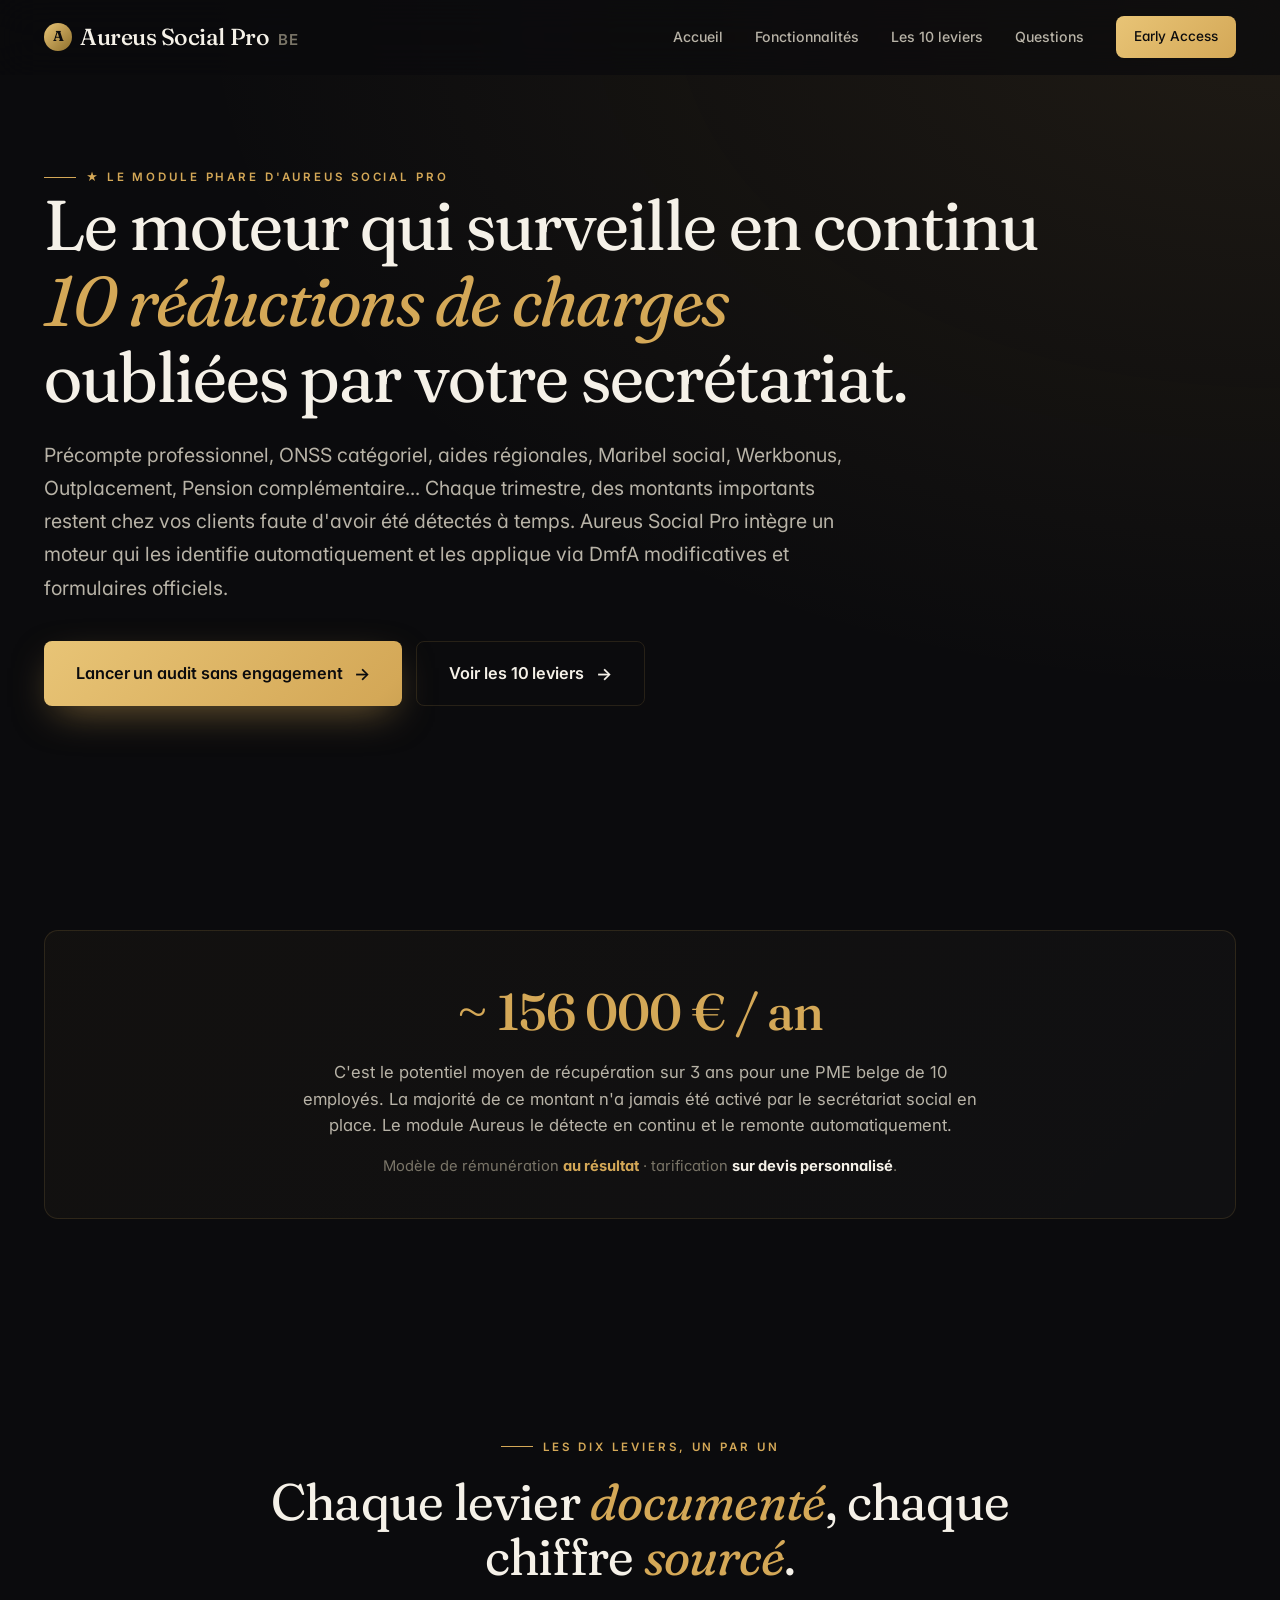
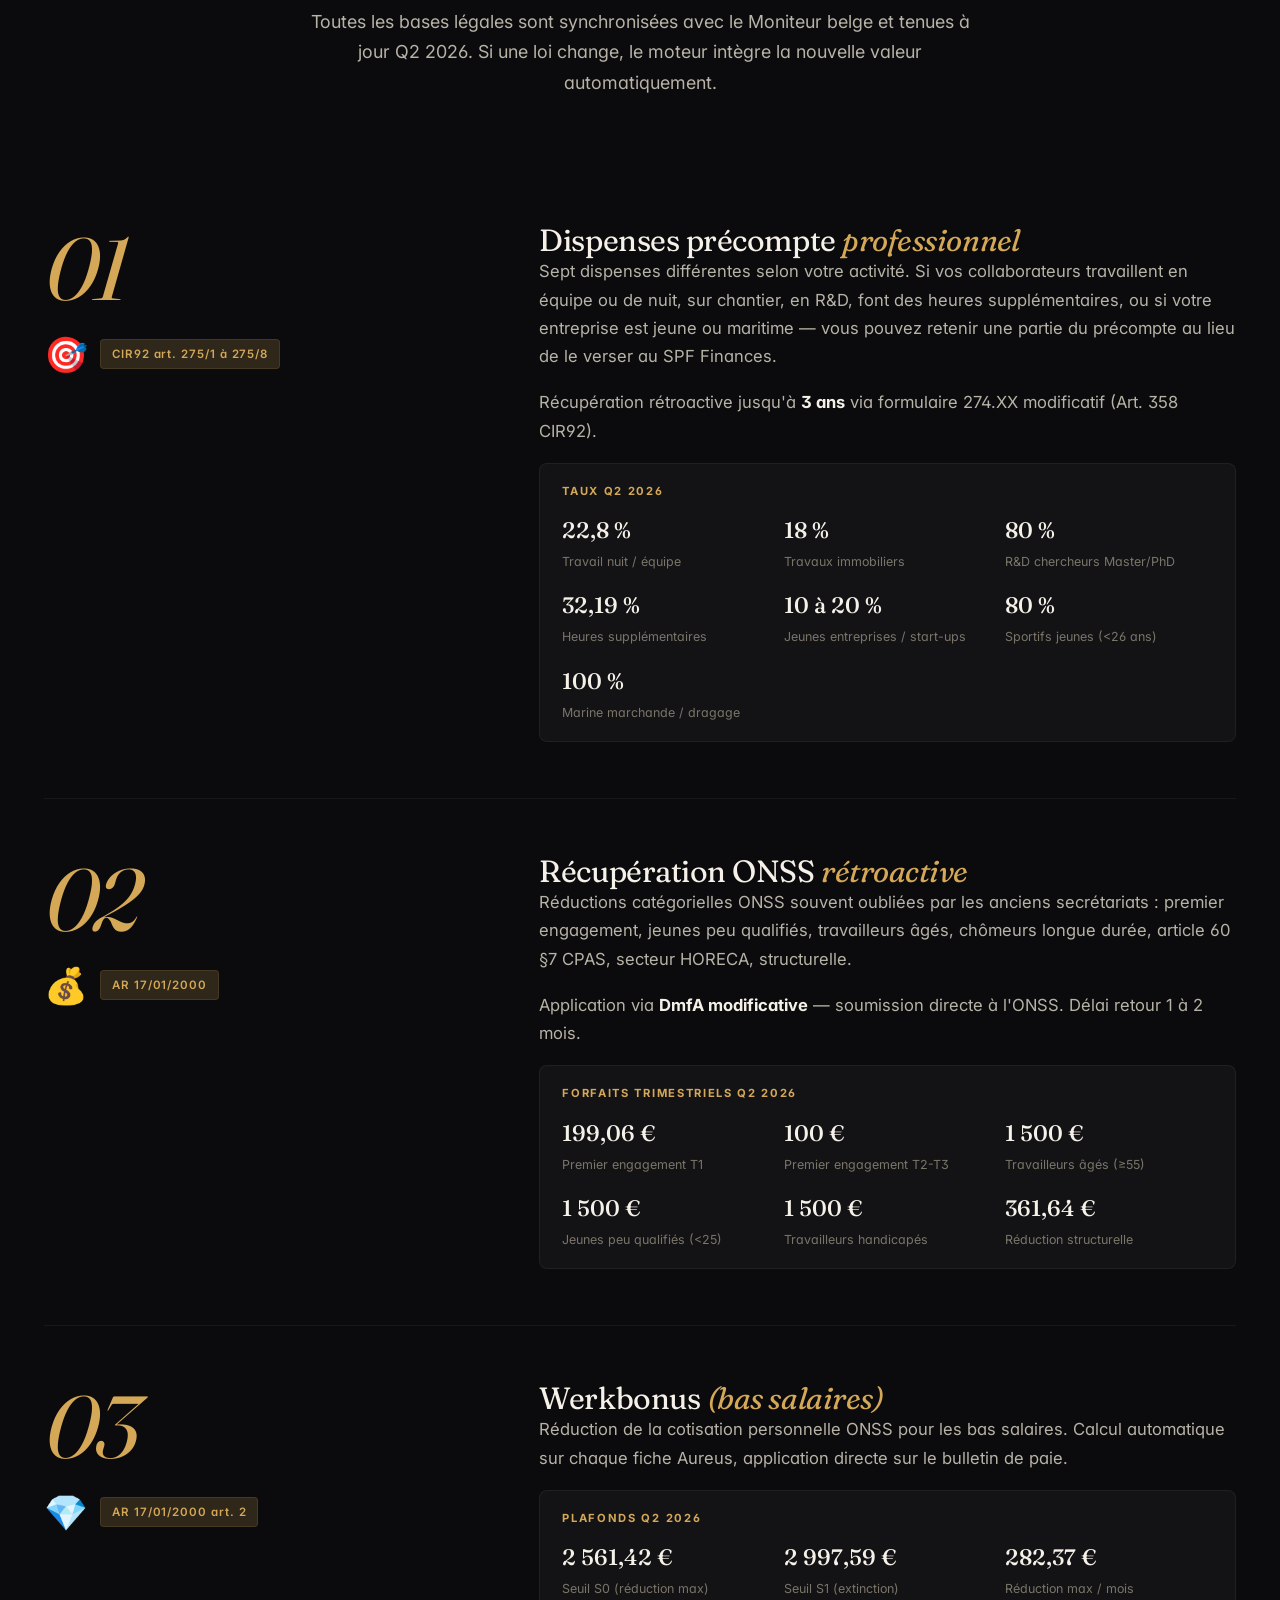
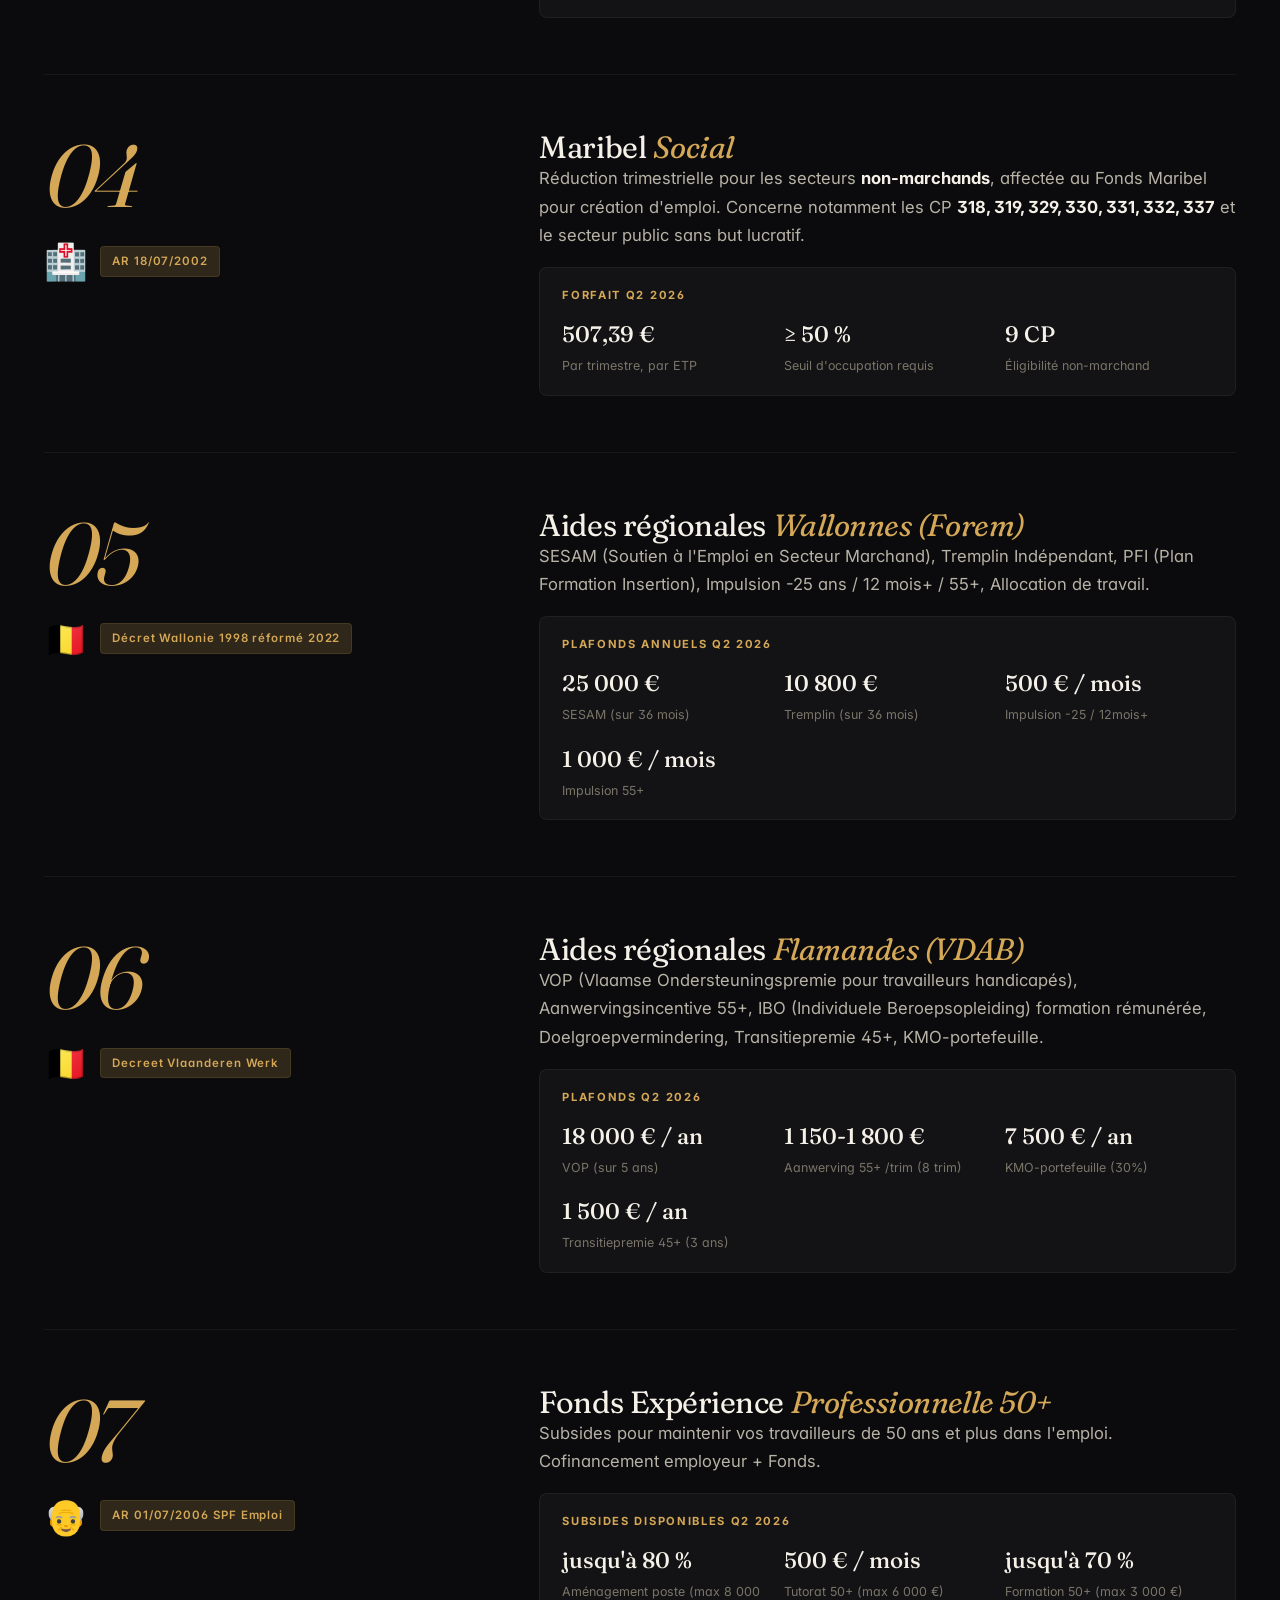
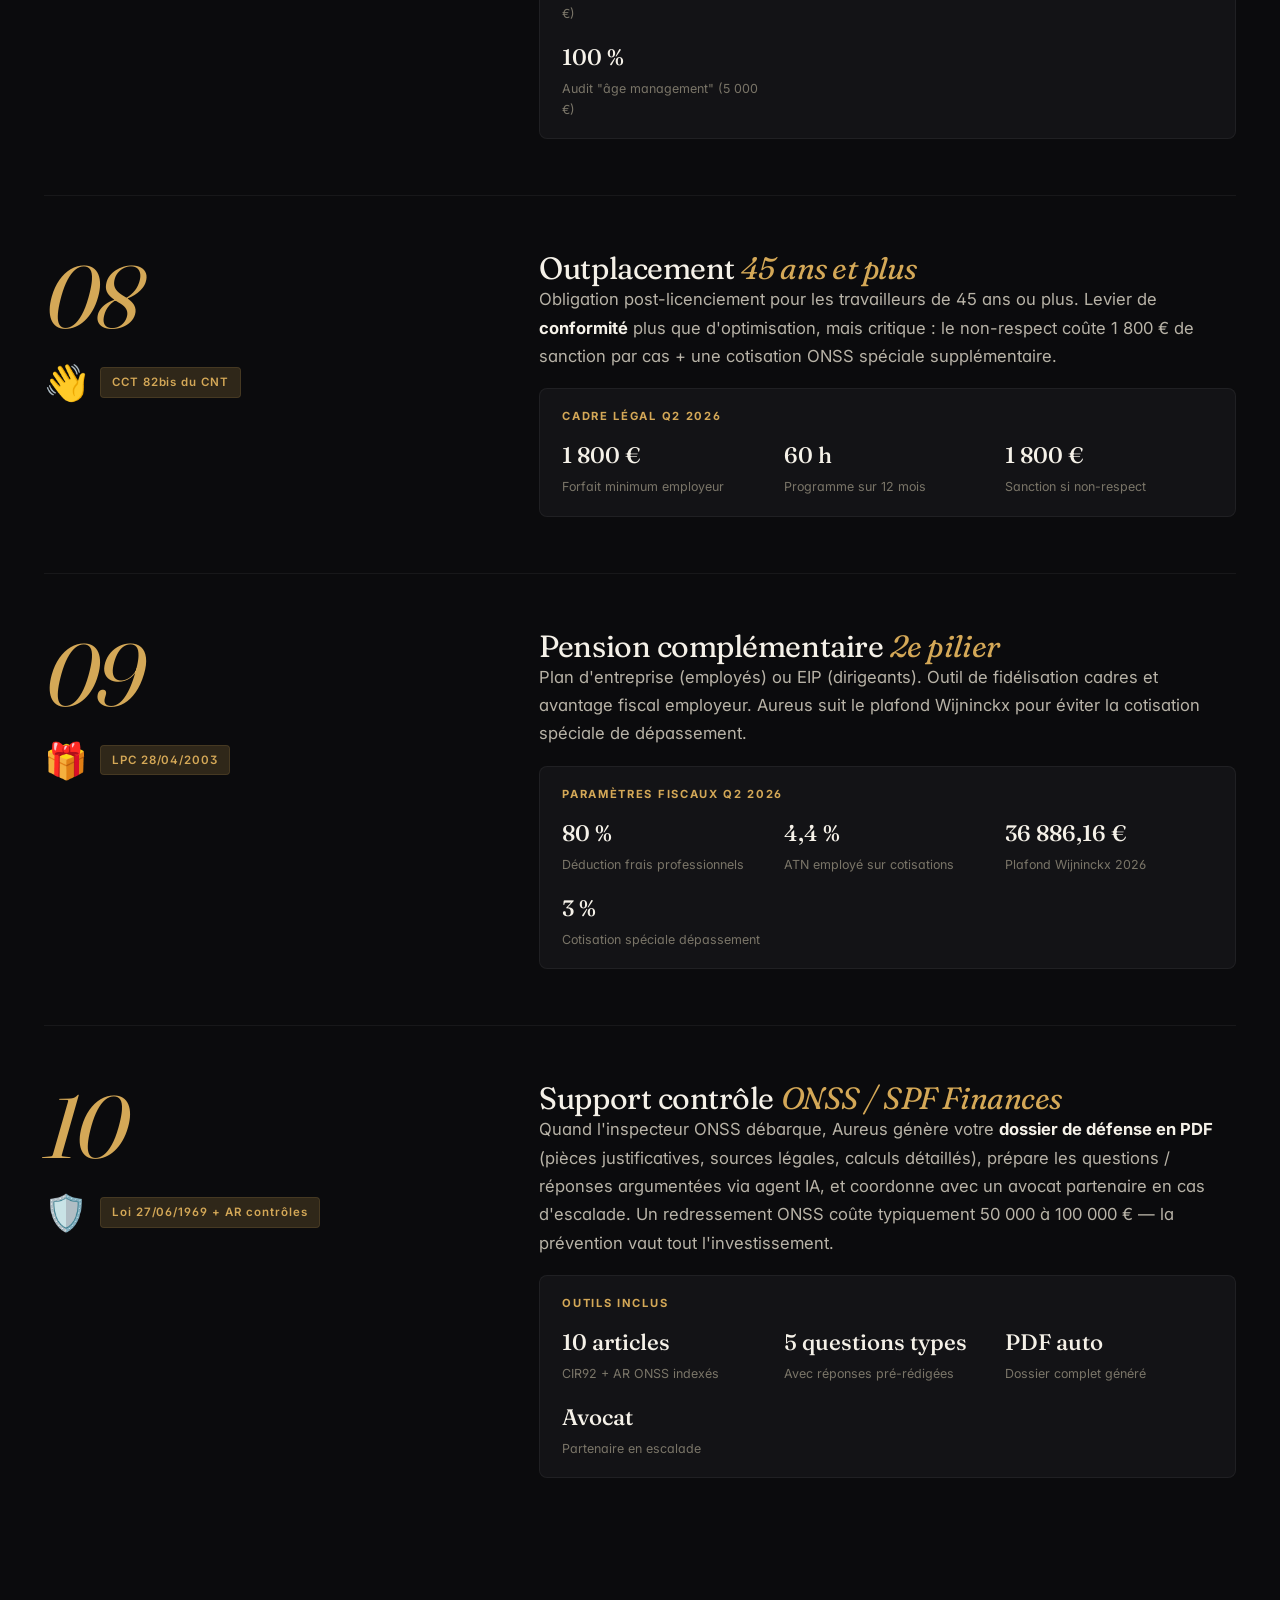
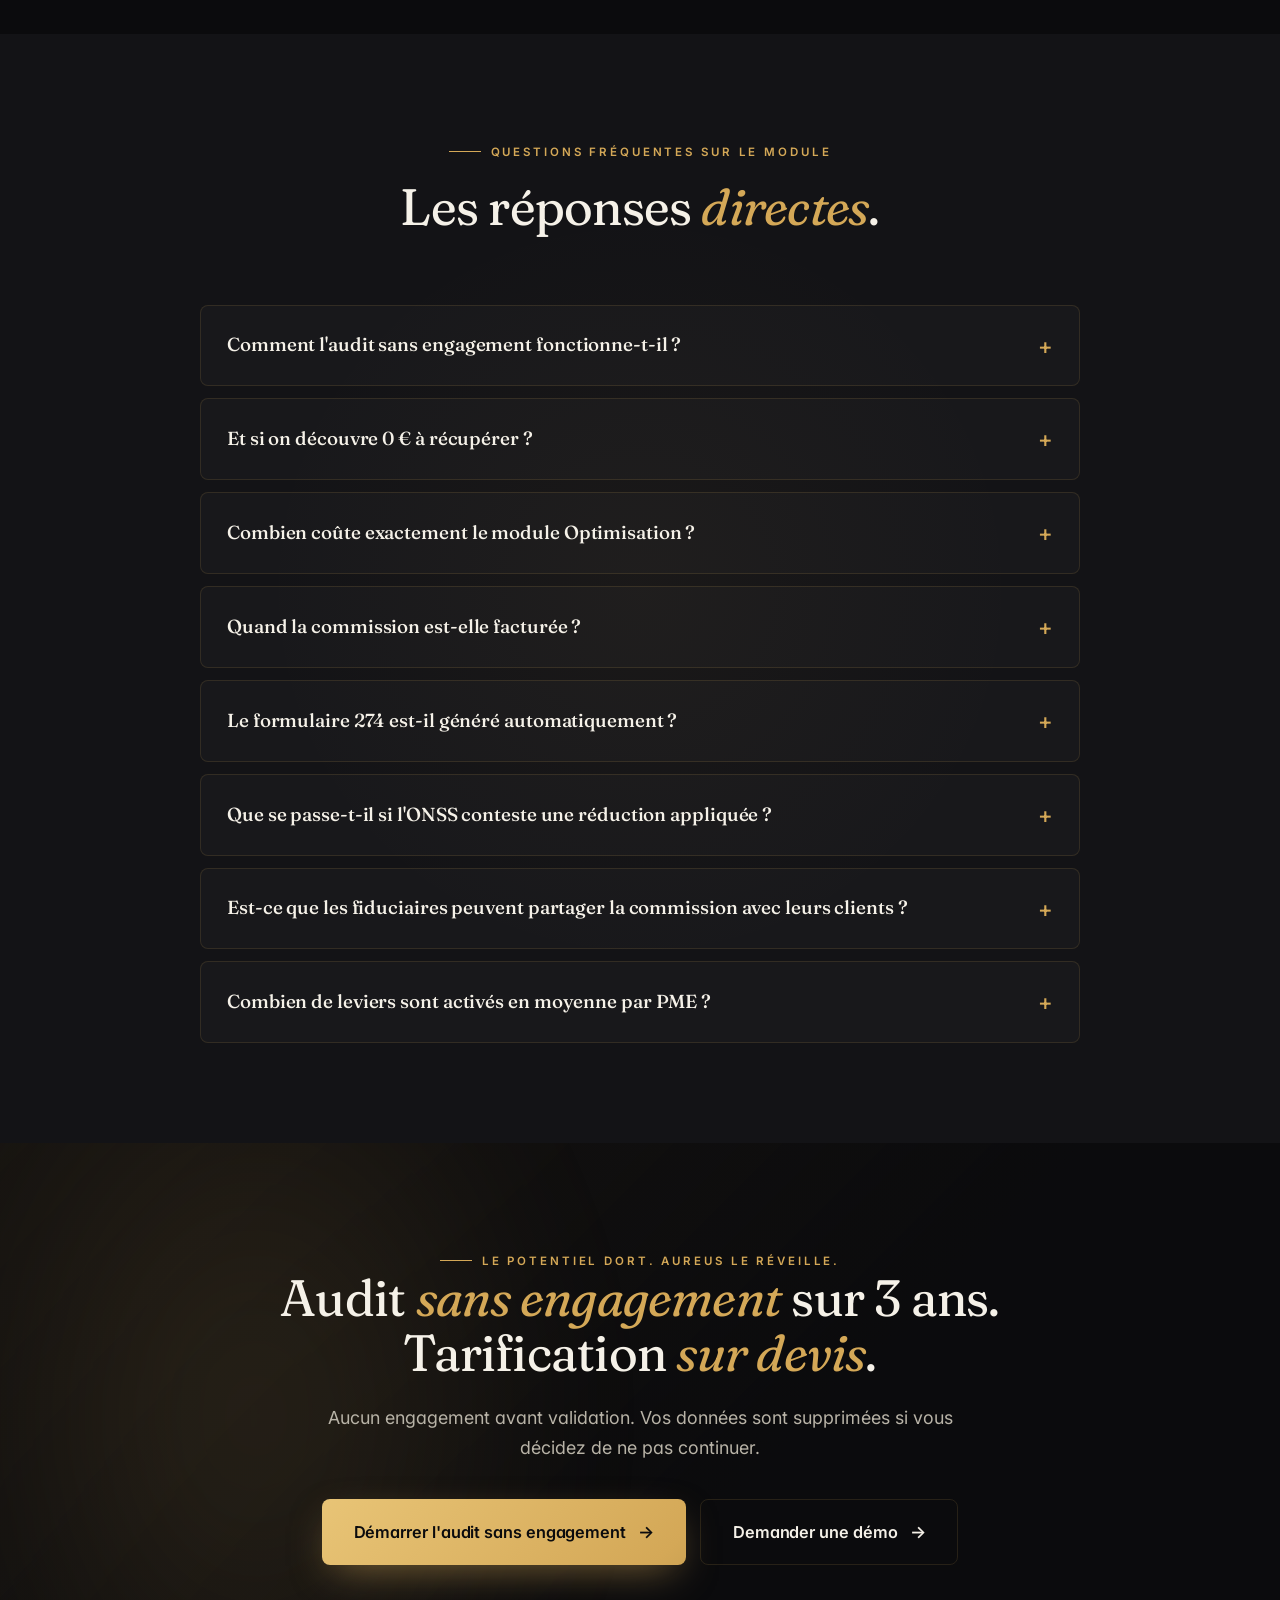
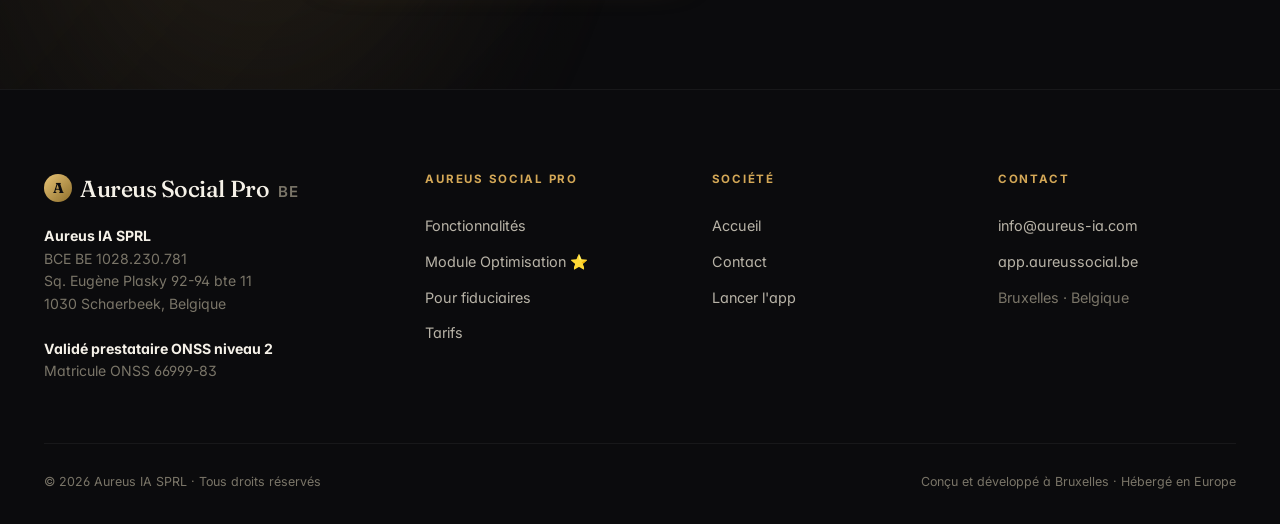
<file: optimisation.html>
<!DOCTYPE html>
<html lang="fr">
<head>
<meta charset="UTF-8">
<meta name="viewport" content="width=device-width, initial-scale=1.0">
<title>Module Optimisation Fiscale & Sociale — Aureus Social Pro</title>
<meta name="description" content="Le module phare d'Aureus Social Pro : 10 leviers de récupération de charges sociales et fiscales détectés automatiquement. Audit rétroactif 3 ans sans engagement. Tarification sur devis personnalisé.">

<link rel="preconnect" href="https://fonts.googleapis.com">
<link rel="preconnect" href="https://fonts.gstatic.com" crossorigin>
<link href="https://fonts.googleapis.com/css2?family=Fraunces:ital,opsz,wght@0,9..144,300..600;1,9..144,300..600&family=Inter:wght@400;500;600;700&display=swap" rel="stylesheet">
<link rel="stylesheet" href="assets/style.css">

<style>
.detail-hero {
  padding-top: 160px;
  padding-bottom: 90px;
  background: radial-gradient(ellipse at top right, rgba(212, 168, 87, .1), transparent 60%), var(--bg);
}

.detail-hero h1 {
  font-size: clamp(2.4rem, 5.5vw, 4.8rem);
  margin-bottom: 24px;
}

.lever-detail {
  display: grid;
  grid-template-columns: 1fr 1.6fr;
  gap: 60px;
  padding: 56px 0;
  border-bottom: 1px solid var(--line-2);
  align-items: start;
}

.lever-detail:last-child { border-bottom: none; }

.lever-num {
  font-family: 'Fraunces', serif;
  font-size: 5.5rem;
  color: var(--gold);
  line-height: 1;
  margin-bottom: 14px;
  font-style: italic;
  letter-spacing: -.04em;
}

.lever-meta {
  display: flex;
  align-items: center;
  gap: 12px;
  margin-bottom: 14px;
}

.lever-icon-big {
  font-size: 2.2rem;
}

.lever-tag {
  display: inline-block;
  background: var(--gold-glow);
  border: 1px solid var(--line);
  color: var(--gold);
  padding: 5px 11px;
  border-radius: 4px;
  font-size: .72rem;
  font-weight: 600;
  letter-spacing: .08em;
  font-family: 'Inter', sans-serif;
}

.lever-detail h3 em { font-style: italic; color: var(--gold); }

.lever-body { color: var(--ink-2); font-size: 1.04rem; line-height: 1.7; }
.lever-body p { margin-bottom: 18px; }
.lever-body strong { color: var(--ink); }

.lever-figures {
  background: var(--bg-2);
  border: 1px solid var(--line-2);
  border-radius: var(--radius);
  padding: 18px 22px;
  margin-top: 16px;
  font-size: .92rem;
}

.lever-figures-label {
  font-size: .7rem;
  font-weight: 700;
  letter-spacing: .15em;
  text-transform: uppercase;
  color: var(--gold);
  margin-bottom: 10px;
}

.lever-figures-grid {
  display: grid;
  grid-template-columns: repeat(auto-fit, minmax(180px, 1fr));
  gap: 14px;
}

.lever-fig {
  display: flex;
  flex-direction: column;
  gap: 2px;
}
.lever-fig-num {
  font-family: 'Fraunces', serif;
  font-size: 1.4rem;
  color: var(--ink);
  font-weight: 500;
}
.lever-fig-label {
  font-size: .78rem;
  color: var(--ink-3);
}

.argbox {
  background: linear-gradient(135deg, rgba(212, 168, 87, .04), var(--bg-card));
  border: 1px solid var(--line);
  border-radius: var(--radius-lg);
  padding: 40px;
  margin: 50px 0;
  text-align: center;
}

.argbox-num {
  font-family: 'Fraunces', serif;
  font-size: 3.2rem;
  color: var(--gold);
  font-weight: 500;
  letter-spacing: -.02em;
  margin-bottom: 6px;
}

.argbox p { color: var(--ink-2); font-size: 1.04rem; max-width: 680px; margin: 0 auto; }

@media (max-width: 880px) {
  .lever-detail { grid-template-columns: 1fr; gap: 30px; }
  .lever-num { font-size: 4rem; }
}
</style>
</head>
<body>

<!-- ═══ NAV ═══ -->
<nav class="nav">
  <div class="nav-inner">
    <a href="index.html" class="logo">
      <span class="logo-mark">A</span>
      <span>Aureus Social Pro <small>BE</small></span>
    </a>
    <div class="nav-links">
      <a href="index.html">Accueil</a>
      <a href="index.html#fonctionnalites">Fonctionnalités</a>
      <a href="#leviers">Les 10 leviers</a>
      <a href="#faq">Questions</a>
      <a href="early-access.html" class="nav-cta">Early Access</a>
    </div>
  </div>
</nav>

<!-- ═══ HERO ═══ -->
<section class="detail-hero">
  <div class="container">
    <span class="eyebrow" data-reveal>★ Le module phare d'Aureus Social Pro</span>
    <h1 class="serif" data-reveal data-delay="1">
      Le moteur qui surveille en continu<br>
      <em>10 réductions de charges</em><br>
      oubliées par votre secrétariat.
    </h1>
    <p class="lead" data-reveal data-delay="2" style="font-size: 1.22rem; max-width: 800px; margin-top: 20px;">
      Précompte professionnel, ONSS catégoriel, aides régionales, Maribel social, Werkbonus, Outplacement, Pension complémentaire... Chaque trimestre, des montants importants restent chez vos clients faute d'avoir été détectés à temps. Aureus Social Pro intègre un moteur qui les identifie automatiquement et les applique via DmfA modificatives et formulaires officiels.
    </p>
    <div class="hero-actions" data-reveal data-delay="3" style="margin-top: 36px;">
      <a href="https://app.aureussocial.be" class="btn btn-gold btn-arrow btn-lg">Lancer un audit sans engagement</a>
      <a href="#leviers" class="btn btn-ghost btn-arrow btn-lg">Voir les 10 leviers</a>
    </div>
  </div>
</section>

<!-- ═══ ARGBOX 156k€ ═══ -->
<section style="padding: 60px 0;">
  <div class="container">
    <div class="argbox" data-reveal>
      <div class="argbox-num">~ 156 000 € / an</div>
      <p>C'est le potentiel moyen de récupération sur 3 ans pour une PME belge de 10 employés. La majorité de ce montant n'a jamais été activé par le secrétariat social en place. Le module Aureus le détecte en continu et le remonte automatiquement.</p>
      <p style="margin-top: 16px; font-size: .92rem; color: var(--ink-3);">Modèle de rémunération <strong style="color: var(--gold);">au résultat</strong> · tarification <strong style="color: var(--ink);">sur devis personnalisé</strong>.</p>
    </div>
  </div>
</section>

<!-- ═══ LES 10 LEVIERS DÉTAILLÉS ═══ -->
<section id="leviers">
  <div class="container">
    <div class="section-header">
      <span class="eyebrow" data-reveal>Les dix leviers, un par un</span>
      <h2 class="serif" data-reveal data-delay="1">Chaque levier <em>documenté</em>, chaque chiffre <em>sourcé</em>.</h2>
      <p class="lead" data-reveal data-delay="2" style="margin: 18px auto 0;">Toutes les bases légales sont synchronisées avec le Moniteur belge et tenues à jour Q2 2026. Si une loi change, le moteur intègre la nouvelle valeur automatiquement.</p>
    </div>

    <!-- 01 -->
    <div class="lever-detail" data-reveal>
      <div>
        <div class="lever-num">01</div>
        <div class="lever-meta">
          <span class="lever-icon-big">🎯</span>
          <span class="lever-tag">CIR92 art. 275/1 à 275/8</span>
        </div>
      </div>
      <div>
        <h3 class="serif">Dispenses précompte <em>professionnel</em></h3>
        <div class="lever-body">
          <p>Sept dispenses différentes selon votre activité. Si vos collaborateurs travaillent en équipe ou de nuit, sur chantier, en R&D, font des heures supplémentaires, ou si votre entreprise est jeune ou maritime — vous pouvez retenir une partie du précompte au lieu de le verser au SPF Finances.</p>
          <p>Récupération rétroactive jusqu'à <strong>3 ans</strong> via formulaire 274.XX modificatif (Art. 358 CIR92).</p>
          <div class="lever-figures">
            <div class="lever-figures-label">Taux Q2 2026</div>
            <div class="lever-figures-grid">
              <div class="lever-fig"><span class="lever-fig-num">22,8 %</span><span class="lever-fig-label">Travail nuit / équipe</span></div>
              <div class="lever-fig"><span class="lever-fig-num">18 %</span><span class="lever-fig-label">Travaux immobiliers</span></div>
              <div class="lever-fig"><span class="lever-fig-num">80 %</span><span class="lever-fig-label">R&D chercheurs Master/PhD</span></div>
              <div class="lever-fig"><span class="lever-fig-num">32,19 %</span><span class="lever-fig-label">Heures supplémentaires</span></div>
              <div class="lever-fig"><span class="lever-fig-num">10 à 20 %</span><span class="lever-fig-label">Jeunes entreprises / start-ups</span></div>
              <div class="lever-fig"><span class="lever-fig-num">80 %</span><span class="lever-fig-label">Sportifs jeunes (&lt;26 ans)</span></div>
              <div class="lever-fig"><span class="lever-fig-num">100 %</span><span class="lever-fig-label">Marine marchande / dragage</span></div>
            </div>
          </div>
        </div>
      </div>
    </div>

    <!-- 02 -->
    <div class="lever-detail" data-reveal>
      <div>
        <div class="lever-num">02</div>
        <div class="lever-meta">
          <span class="lever-icon-big">💰</span>
          <span class="lever-tag">AR 17/01/2000</span>
        </div>
      </div>
      <div>
        <h3 class="serif">Récupération ONSS <em>rétroactive</em></h3>
        <div class="lever-body">
          <p>Réductions catégorielles ONSS souvent oubliées par les anciens secrétariats : premier engagement, jeunes peu qualifiés, travailleurs âgés, chômeurs longue durée, article 60 §7 CPAS, secteur HORECA, structurelle.</p>
          <p>Application via <strong>DmfA modificative</strong> — soumission directe à l'ONSS. Délai retour 1 à 2 mois.</p>
          <div class="lever-figures">
            <div class="lever-figures-label">Forfaits trimestriels Q2 2026</div>
            <div class="lever-figures-grid">
              <div class="lever-fig"><span class="lever-fig-num">199,06 €</span><span class="lever-fig-label">Premier engagement T1</span></div>
              <div class="lever-fig"><span class="lever-fig-num">100 €</span><span class="lever-fig-label">Premier engagement T2-T3</span></div>
              <div class="lever-fig"><span class="lever-fig-num">1 500 €</span><span class="lever-fig-label">Travailleurs âgés (≥55)</span></div>
              <div class="lever-fig"><span class="lever-fig-num">1 500 €</span><span class="lever-fig-label">Jeunes peu qualifiés (&lt;25)</span></div>
              <div class="lever-fig"><span class="lever-fig-num">1 500 €</span><span class="lever-fig-label">Travailleurs handicapés</span></div>
              <div class="lever-fig"><span class="lever-fig-num">361,64 €</span><span class="lever-fig-label">Réduction structurelle</span></div>
            </div>
          </div>
        </div>
      </div>
    </div>

    <!-- 03 -->
    <div class="lever-detail" data-reveal>
      <div>
        <div class="lever-num">03</div>
        <div class="lever-meta">
          <span class="lever-icon-big">💎</span>
          <span class="lever-tag">AR 17/01/2000 art. 2</span>
        </div>
      </div>
      <div>
        <h3 class="serif">Werkbonus <em>(bas salaires)</em></h3>
        <div class="lever-body">
          <p>Réduction de la cotisation personnelle ONSS pour les bas salaires. Calcul automatique sur chaque fiche Aureus, application directe sur le bulletin de paie.</p>
          <div class="lever-figures">
            <div class="lever-figures-label">Plafonds Q2 2026</div>
            <div class="lever-figures-grid">
              <div class="lever-fig"><span class="lever-fig-num">2 561,42 €</span><span class="lever-fig-label">Seuil S0 (réduction max)</span></div>
              <div class="lever-fig"><span class="lever-fig-num">2 997,59 €</span><span class="lever-fig-label">Seuil S1 (extinction)</span></div>
              <div class="lever-fig"><span class="lever-fig-num">282,37 €</span><span class="lever-fig-label">Réduction max / mois</span></div>
            </div>
          </div>
        </div>
      </div>
    </div>

    <!-- 04 -->
    <div class="lever-detail" data-reveal>
      <div>
        <div class="lever-num">04</div>
        <div class="lever-meta">
          <span class="lever-icon-big">🏥</span>
          <span class="lever-tag">AR 18/07/2002</span>
        </div>
      </div>
      <div>
        <h3 class="serif">Maribel <em>Social</em></h3>
        <div class="lever-body">
          <p>Réduction trimestrielle pour les secteurs <strong>non-marchands</strong>, affectée au Fonds Maribel pour création d'emploi. Concerne notamment les CP <strong>318, 319, 329, 330, 331, 332, 337</strong> et le secteur public sans but lucratif.</p>
          <div class="lever-figures">
            <div class="lever-figures-label">Forfait Q2 2026</div>
            <div class="lever-figures-grid">
              <div class="lever-fig"><span class="lever-fig-num">507,39 €</span><span class="lever-fig-label">Par trimestre, par ETP</span></div>
              <div class="lever-fig"><span class="lever-fig-num">≥ 50 %</span><span class="lever-fig-label">Seuil d'occupation requis</span></div>
              <div class="lever-fig"><span class="lever-fig-num">9 CP</span><span class="lever-fig-label">Éligibilité non-marchand</span></div>
            </div>
          </div>
        </div>
      </div>
    </div>

    <!-- 05 -->
    <div class="lever-detail" data-reveal>
      <div>
        <div class="lever-num">05</div>
        <div class="lever-meta">
          <span class="lever-icon-big">🇧🇪</span>
          <span class="lever-tag">Décret Wallonie 1998 réformé 2022</span>
        </div>
      </div>
      <div>
        <h3 class="serif">Aides régionales <em>Wallonnes (Forem)</em></h3>
        <div class="lever-body">
          <p>SESAM (Soutien à l'Emploi en Secteur Marchand), Tremplin Indépendant, PFI (Plan Formation Insertion), Impulsion -25 ans / 12 mois+ / 55+, Allocation de travail.</p>
          <div class="lever-figures">
            <div class="lever-figures-label">Plafonds annuels Q2 2026</div>
            <div class="lever-figures-grid">
              <div class="lever-fig"><span class="lever-fig-num">25 000 €</span><span class="lever-fig-label">SESAM (sur 36 mois)</span></div>
              <div class="lever-fig"><span class="lever-fig-num">10 800 €</span><span class="lever-fig-label">Tremplin (sur 36 mois)</span></div>
              <div class="lever-fig"><span class="lever-fig-num">500 € / mois</span><span class="lever-fig-label">Impulsion -25 / 12mois+</span></div>
              <div class="lever-fig"><span class="lever-fig-num">1 000 € / mois</span><span class="lever-fig-label">Impulsion 55+</span></div>
            </div>
          </div>
        </div>
      </div>
    </div>

    <!-- 06 -->
    <div class="lever-detail" data-reveal>
      <div>
        <div class="lever-num">06</div>
        <div class="lever-meta">
          <span class="lever-icon-big">🇧🇪</span>
          <span class="lever-tag">Decreet Vlaanderen Werk</span>
        </div>
      </div>
      <div>
        <h3 class="serif">Aides régionales <em>Flamandes (VDAB)</em></h3>
        <div class="lever-body">
          <p>VOP (Vlaamse Ondersteuningspremie pour travailleurs handicapés), Aanwervingsincentive 55+, IBO (Individuele Beroepsopleiding) formation rémunérée, Doelgroepvermindering, Transitiepremie 45+, KMO-portefeuille.</p>
          <div class="lever-figures">
            <div class="lever-figures-label">Plafonds Q2 2026</div>
            <div class="lever-figures-grid">
              <div class="lever-fig"><span class="lever-fig-num">18 000 € / an</span><span class="lever-fig-label">VOP (sur 5 ans)</span></div>
              <div class="lever-fig"><span class="lever-fig-num">1 150-1 800 €</span><span class="lever-fig-label">Aanwerving 55+ /trim (8 trim)</span></div>
              <div class="lever-fig"><span class="lever-fig-num">7 500 € / an</span><span class="lever-fig-label">KMO-portefeuille (30%)</span></div>
              <div class="lever-fig"><span class="lever-fig-num">1 500 € / an</span><span class="lever-fig-label">Transitiepremie 45+ (3 ans)</span></div>
            </div>
          </div>
        </div>
      </div>
    </div>

    <!-- 07 -->
    <div class="lever-detail" data-reveal>
      <div>
        <div class="lever-num">07</div>
        <div class="lever-meta">
          <span class="lever-icon-big">👴</span>
          <span class="lever-tag">AR 01/07/2006 SPF Emploi</span>
        </div>
      </div>
      <div>
        <h3 class="serif">Fonds Expérience <em>Professionnelle 50+</em></h3>
        <div class="lever-body">
          <p>Subsides pour maintenir vos travailleurs de 50 ans et plus dans l'emploi. Cofinancement employeur + Fonds.</p>
          <div class="lever-figures">
            <div class="lever-figures-label">Subsides disponibles Q2 2026</div>
            <div class="lever-figures-grid">
              <div class="lever-fig"><span class="lever-fig-num">jusqu'à 80 %</span><span class="lever-fig-label">Aménagement poste (max 8 000 €)</span></div>
              <div class="lever-fig"><span class="lever-fig-num">500 € / mois</span><span class="lever-fig-label">Tutorat 50+ (max 6 000 €)</span></div>
              <div class="lever-fig"><span class="lever-fig-num">jusqu'à 70 %</span><span class="lever-fig-label">Formation 50+ (max 3 000 €)</span></div>
              <div class="lever-fig"><span class="lever-fig-num">100 %</span><span class="lever-fig-label">Audit "âge management" (5 000 €)</span></div>
            </div>
          </div>
        </div>
      </div>
    </div>

    <!-- 08 -->
    <div class="lever-detail" data-reveal>
      <div>
        <div class="lever-num">08</div>
        <div class="lever-meta">
          <span class="lever-icon-big">👋</span>
          <span class="lever-tag">CCT 82bis du CNT</span>
        </div>
      </div>
      <div>
        <h3 class="serif">Outplacement <em>45 ans et plus</em></h3>
        <div class="lever-body">
          <p>Obligation post-licenciement pour les travailleurs de 45 ans ou plus. Levier de <strong>conformité</strong> plus que d'optimisation, mais critique : le non-respect coûte 1 800 € de sanction par cas + une cotisation ONSS spéciale supplémentaire.</p>
          <div class="lever-figures">
            <div class="lever-figures-label">Cadre légal Q2 2026</div>
            <div class="lever-figures-grid">
              <div class="lever-fig"><span class="lever-fig-num">1 800 €</span><span class="lever-fig-label">Forfait minimum employeur</span></div>
              <div class="lever-fig"><span class="lever-fig-num">60 h</span><span class="lever-fig-label">Programme sur 12 mois</span></div>
              <div class="lever-fig"><span class="lever-fig-num">1 800 €</span><span class="lever-fig-label">Sanction si non-respect</span></div>
            </div>
          </div>
        </div>
      </div>
    </div>

    <!-- 09 -->
    <div class="lever-detail" data-reveal>
      <div>
        <div class="lever-num">09</div>
        <div class="lever-meta">
          <span class="lever-icon-big">🎁</span>
          <span class="lever-tag">LPC 28/04/2003</span>
        </div>
      </div>
      <div>
        <h3 class="serif">Pension complémentaire <em>2e pilier</em></h3>
        <div class="lever-body">
          <p>Plan d'entreprise (employés) ou EIP (dirigeants). Outil de fidélisation cadres et avantage fiscal employeur. Aureus suit le plafond Wijninckx pour éviter la cotisation spéciale de dépassement.</p>
          <div class="lever-figures">
            <div class="lever-figures-label">Paramètres fiscaux Q2 2026</div>
            <div class="lever-figures-grid">
              <div class="lever-fig"><span class="lever-fig-num">80 %</span><span class="lever-fig-label">Déduction frais professionnels</span></div>
              <div class="lever-fig"><span class="lever-fig-num">4,4 %</span><span class="lever-fig-label">ATN employé sur cotisations</span></div>
              <div class="lever-fig"><span class="lever-fig-num">36 886,16 €</span><span class="lever-fig-label">Plafond Wijninckx 2026</span></div>
              <div class="lever-fig"><span class="lever-fig-num">3 %</span><span class="lever-fig-label">Cotisation spéciale dépassement</span></div>
            </div>
          </div>
        </div>
      </div>
    </div>

    <!-- 10 -->
    <div class="lever-detail" data-reveal>
      <div>
        <div class="lever-num">10</div>
        <div class="lever-meta">
          <span class="lever-icon-big">🛡️</span>
          <span class="lever-tag">Loi 27/06/1969 + AR contrôles</span>
        </div>
      </div>
      <div>
        <h3 class="serif">Support contrôle <em>ONSS / SPF Finances</em></h3>
        <div class="lever-body">
          <p>Quand l'inspecteur ONSS débarque, Aureus génère votre <strong>dossier de défense en PDF</strong> (pièces justificatives, sources légales, calculs détaillés), prépare les questions / réponses argumentées via agent IA, et coordonne avec un avocat partenaire en cas d'escalade. Un redressement ONSS coûte typiquement 50 000 à 100 000 € — la prévention vaut tout l'investissement.</p>
          <div class="lever-figures">
            <div class="lever-figures-label">Outils inclus</div>
            <div class="lever-figures-grid">
              <div class="lever-fig"><span class="lever-fig-num">10 articles</span><span class="lever-fig-label">CIR92 + AR ONSS indexés</span></div>
              <div class="lever-fig"><span class="lever-fig-num">5 questions types</span><span class="lever-fig-label">Avec réponses pré-rédigées</span></div>
              <div class="lever-fig"><span class="lever-fig-num">PDF auto</span><span class="lever-fig-label">Dossier complet généré</span></div>
              <div class="lever-fig"><span class="lever-fig-num">Avocat</span><span class="lever-fig-label">Partenaire en escalade</span></div>
            </div>
          </div>
        </div>
      </div>
    </div>

  </div>
</section>

<!-- ═══ FAQ ═══ -->
<section id="faq" class="killer">
  <div class="container">
    <div class="section-header">
      <span class="eyebrow" data-reveal>Questions fréquentes sur le module</span>
      <h2 class="serif" data-reveal data-delay="1">Les réponses <em>directes</em>.</h2>
    </div>

    <div class="faq-grid">
      <details class="faq-item" data-reveal>
        <summary>Comment l'audit sans engagement fonctionne-t-il ?</summary>
        <div class="faq-body">
          Vous nous transmettez vos DmfA et fiches de paie des 12 derniers trimestres (l'export de votre secrétariat actuel suffit). Le moteur Aureus scanne les données et détecte automatiquement chaque levier applicable selon les CP, âges, salaires, et situations. Vous recevez un rapport PDF chiffré sous 5 jours ouvrables. <strong>Aucun engagement avant validation par vous.</strong>
        </div>
      </details>

      <details class="faq-item" data-reveal>
        <summary>Et si on découvre 0 € à récupérer ?</summary>
        <div class="faq-body">
          C'est rare mais ça arrive (entreprises déjà très bien optimisées). Dans ce cas : <strong>aucune facture</strong> Aureus n'est émise puisqu'il n'y a rien de récupéré — c'est l'avantage du modèle au résultat. Vous bénéficiez ensuite en continu du moteur de surveillance pour le futur, et dès qu'un changement (nouvel embauche, modification de CP, nouveau dispositif légal) crée une opportunité, vous êtes alerté.
        </div>
      </details>

      <details class="faq-item" data-reveal>
        <summary>Combien coûte exactement le module Optimisation ?</summary>
        <div class="faq-body">
          La tarification est <strong>sur devis personnalisé</strong> car chaque dossier est différent (taille, CP, ancienneté, région, profil des salariés). Le modèle est <strong>au résultat</strong> : aucun frais fixe, aucun setup fee, aucun minimum garanti. Vous ne payez qu'un pourcentage convenu d'avance sur ce qui est effectivement récupéré et viré sur votre compte. Pour information, les cabinets externes facturent généralement <strong>25 à 30 %</strong> ; nous nous positionnons systématiquement en dessous et la proposition est négociée selon le volume détecté lors de l'audit initial.
        </div>
      </details>

      <details class="faq-item" data-reveal>
        <summary>Quand la commission est-elle facturée ?</summary>
        <div class="faq-body">
          <strong>Après réception effective</strong> du virement ONSS ou SPF Finances sur le compte du client. La facture Aureus est émise une fois le cash arrivé chez vous, pas avant. Cela garantit que vous ne payez que sur résultat tangible et déjà encaissé.
        </div>
      </details>

      <details class="faq-item" data-reveal>
        <summary>Le formulaire 274 est-il généré automatiquement ?</summary>
        <div class="faq-body">
          La <strong>v1 actuelle</strong> génère un rapport PDF complet à présenter au client avec tous les éléments nécessaires à la déclaration manuelle. La <strong>v2 prévue</strong> intégrera la génération auto du formulaire 274.XX au format SPF Finances avec pré-remplissage et soumission via portail Finprof. Sprint en cours.
        </div>
      </details>

      <details class="faq-item" data-reveal>
        <summary>Que se passe-t-il si l'ONSS conteste une réduction appliquée ?</summary>
        <div class="faq-body">
          Le levier 10 (Support Contrôle ONSS) est précisément conçu pour ça. Aureus a constitué le dossier complet en amont — sources légales, justificatifs, calculs détaillés. En cas de contestation, vous avez tous les éléments pour répondre. En cas d'escalade, notre avocat partenaire intervient. Cette protection est <strong>absente chez les cabinets de récupération externes</strong>.
        </div>
      </details>

      <details class="faq-item" data-reveal>
        <summary>Est-ce que les fiduciaires peuvent partager la commission avec leurs clients ?</summary>
        <div class="faq-body">
          Oui. En mode fiduciaire, le contrat permet un <strong>revenue share</strong> où vous facturez vous-même votre client final et reversez la part Aureus. C'est un argument commercial puissant pour fidéliser ou capter de nouveaux clients PME.
        </div>
      </details>

      <details class="faq-item" data-reveal>
        <summary>Combien de leviers sont activés en moyenne par PME ?</summary>
        <div class="faq-body">
          Sur les 10 leviers, une PME standard en active typiquement <strong>3 à 6</strong> selon son profil (CP, âges, taille, région). Une entreprise non-marchande ou industrielle en active souvent plus. Le Hub Optimisation calcule un <strong>score sur 100</strong> pour visualiser le niveau d'activation.
        </div>
      </details>
    </div>
  </div>
</section>

<!-- ═══ CTA FINAL ═══ -->
<section class="cta-final">
  <div class="container" style="position: relative; z-index: 2;">
    <span class="eyebrow" data-reveal>Le potentiel dort. Aureus le réveille.</span>
    <h2 class="serif" data-reveal data-delay="1">Audit <em>sans engagement</em> sur 3 ans.<br>Tarification <em>sur devis</em>.</h2>
    <p class="lead" data-reveal data-delay="2">Aucun engagement avant validation. Vos données sont supprimées si vous décidez de ne pas continuer.</p>
    <div class="hero-actions" style="justify-content: center;" data-reveal data-delay="3">
      <a href="https://app.aureussocial.be" class="btn btn-gold btn-arrow btn-lg">Démarrer l'audit sans engagement</a>
      <a href="mailto:info@aureus-ia.com?subject=Démo%20module%20Optimisation" class="btn btn-ghost btn-arrow btn-lg">Demander une démo</a>
    </div>
  </div>
</section>

<!-- ═══ FOOTER ═══ -->
<footer>
  <div class="container">
    <div class="footer-grid">
      <div class="footer-col">
        <a href="index.html" class="logo" style="margin-bottom: 18px;">
          <span class="logo-mark">A</span>
          <span>Aureus Social Pro <small>BE</small></span>
        </a>
        <p style="margin-top: 18px;">
          <strong style="color: var(--ink);">Aureus IA SPRL</strong><br>
          BCE BE 1028.230.781<br>
          Sq. Eugène Plasky 92-94 bte 11<br>
          1030 Schaerbeek, Belgique<br><br>
          <strong style="color: var(--ink);">Validé prestataire ONSS niveau 2</strong><br>
          Matricule ONSS 66999-83
        </p>
      </div>
      <div class="footer-col">
        <h5>Aureus Social Pro</h5>
        <ul>
          <li><a href="index.html#fonctionnalites">Fonctionnalités</a></li>
          <li><a href="optimisation.html">Module Optimisation ⭐</a></li>
          <li><a href="index.html#fiduciaires">Pour fiduciaires</a></li>
          <li><a href="index.html#tarifs">Tarifs</a></li>
        </ul>
      </div>
      <div class="footer-col">
        <h5>Société</h5>
        <ul>
          <li><a href="index.html">Accueil</a></li>
          <li><a href="mailto:info@aureus-ia.com">Contact</a></li>
          <li><a href="https://app.aureussocial.be">Lancer l'app</a></li>
        </ul>
      </div>
      <div class="footer-col">
        <h5>Contact</h5>
        <ul>
          <li><a href="mailto:info@aureus-ia.com">info@aureus-ia.com</a></li>
          <li><a href="https://app.aureussocial.be">app.aureussocial.be</a></li>
          <li><span style="color: var(--ink-3); font-size: .9rem;">Bruxelles · Belgique</span></li>
        </ul>
      </div>
    </div>

    <div class="footer-bottom">
      <div>© 2026 Aureus IA SPRL · Tous droits réservés</div>
      <div>Conçu et développé à Bruxelles · Hébergé en Europe</div>
    </div>
  </div>
</footer>

<script src="assets/script.js"></script>
</body>
</html>
</file>
<file: assets/style.css>
/* ════════════════════════════════════════════════════════
   AUREUS SOCIAL PRO — Site vitrine commercial
   Charte : moderne · noir profond + or warm + accents
   Fonts  : Fraunces (titres) + Inter (body)
   Cible  : PME + fiduciaires belges
   ════════════════════════════════════════════════════════ */

:root {
  /* Background */
  --bg:           #0b0b0d;
  --bg-2:         #131316;
  --bg-3:         #1c1c20;
  --bg-card:      rgba(255, 255, 255, .025);

  /* Ink */
  --ink:          #f5f1e8;
  --ink-2:        #b8b3a7;
  --ink-3:        #7a7568;

  /* Brand */
  --gold:         #d4a857;
  --gold-warm:    #e8c476;
  --gold-deep:    #8e6f2c;
  --gold-glow:    rgba(212, 168, 87, .18);

  /* Accents */
  --green:        #34c77b;
  --green-deep:   #1a8a52;
  --red:          #ef4d4d;
  --orange:       #f5a623;
  --blue:         #4a8cf5;

  /* Lines */
  --line:         rgba(212, 168, 87, .14);
  --line-2:       rgba(255, 255, 255, .055);

  /* Effects */
  --shadow-sm:    0 4px 20px rgba(0, 0, 0, .25);
  --shadow-md:    0 16px 48px -16px rgba(0, 0, 0, .4);
  --shadow-gold:  0 20px 60px -16px rgba(212, 168, 87, .35);

  --radius:       8px;
  --radius-lg:    14px;
  --maxw:         1240px;
  --easing:       cubic-bezier(.2, .8, .2, 1);
}

* { margin: 0; padding: 0; box-sizing: border-box; }

html { scroll-behavior: smooth; -webkit-font-smoothing: antialiased; }

body {
  background: var(--bg);
  color: var(--ink);
  font-family: 'Inter', system-ui, sans-serif;
  font-size: 16px;
  line-height: 1.6;
  font-feature-settings: "ss01", "cv11";
  overflow-x: hidden;
}

a { color: inherit; text-decoration: none; transition: color .2s; }
a:hover { color: var(--gold); }

img { max-width: 100%; display: block; }

/* ═══ TYPOGRAPHY ═══ */
.serif {
  font-family: 'Fraunces', 'Cormorant Garamond', Georgia, serif;
  font-weight: 400;
  letter-spacing: -.015em;
  font-variation-settings: "SOFT" 50, "WONK" 0;
}

h1, h2, h3, h4 {
  font-family: 'Fraunces', serif;
  font-weight: 500;
  line-height: 1.08;
  letter-spacing: -.018em;
}

h1 { font-size: clamp(2.6rem, 6vw, 5.4rem); }
h2 { font-size: clamp(2rem, 4vw, 3.6rem); }
h3 { font-size: clamp(1.4rem, 2.4vw, 2.1rem); }
h4 { font-size: 1.2rem; font-weight: 600; }

em { font-style: italic; color: var(--gold); }

.eyebrow {
  font-family: 'Inter', sans-serif;
  font-size: .72rem;
  font-weight: 600;
  letter-spacing: .25em;
  text-transform: uppercase;
  color: var(--gold);
  display: inline-flex;
  align-items: center;
  gap: 10px;
}
.eyebrow::before {
  content: '';
  width: 32px;
  height: 1px;
  background: var(--gold);
}

.lead {
  font-size: clamp(1.05rem, 1.4vw, 1.18rem);
  color: var(--ink-2);
  line-height: 1.7;
  max-width: 680px;
}

/* ═══ LAYOUT ═══ */
.container { max-width: var(--maxw); margin: 0 auto; padding: 0 24px; }

section { padding: 100px 0; position: relative; }

/* ═══ NAV ═══ */
.nav {
  position: fixed;
  top: 0; left: 0; right: 0;
  z-index: 100;
  padding: 16px 0;
  background: rgba(11, 11, 13, .72);
  backdrop-filter: blur(20px) saturate(140%);
  -webkit-backdrop-filter: blur(20px) saturate(140%);
  border-bottom: 1px solid transparent;
  transition: all .3s var(--easing);
}

.nav.scrolled {
  background: rgba(11, 11, 13, .92);
  border-bottom-color: var(--line-2);
}

.nav-inner {
  max-width: var(--maxw);
  margin: 0 auto;
  padding: 0 24px;
  display: flex;
  align-items: center;
  justify-content: space-between;
}

.logo {
  display: flex;
  align-items: center;
  gap: 8px;
  font-family: 'Fraunces', serif;
  font-size: 1.45rem;
  letter-spacing: -.02em;
  color: var(--ink);
  font-weight: 500;
}
.logo-mark {
  width: 28px; height: 28px;
  border-radius: 50%;
  background: linear-gradient(135deg, var(--gold-warm), var(--gold-deep));
  display: flex; align-items: center; justify-content: center;
  color: var(--bg);
  font-family: 'Fraunces', serif;
  font-size: .9rem;
  font-weight: 700;
}
.logo small { font-size: .65em; color: var(--ink-3); margin-left: 4px; letter-spacing: .12em; text-transform: uppercase; font-family: 'Inter', sans-serif; font-weight: 600; }

.nav-links { display: flex; gap: 32px; align-items: center; font-size: .88rem; }
.nav-links a { color: var(--ink-2); font-weight: 500; }
.nav-links a:hover { color: var(--gold); }

.nav-cta {
  background: linear-gradient(135deg, var(--gold-warm), var(--gold));
  color: var(--bg) !important;
  padding: 10px 18px;
  border-radius: var(--radius);
  font-weight: 600;
  transition: all .25s var(--easing);
  font-size: .85rem;
}
.nav-cta:hover {
  transform: translateY(-1px);
  box-shadow: var(--shadow-gold);
}

/* ═══ BUTTONS ═══ */
.btn {
  display: inline-flex;
  align-items: center;
  gap: 10px;
  padding: 15px 26px;
  font-family: 'Inter', sans-serif;
  font-weight: 600;
  font-size: .95rem;
  letter-spacing: -.005em;
  border-radius: var(--radius);
  cursor: pointer;
  transition: all .25s var(--easing);
  border: none;
  text-decoration: none !important;
}

.btn-gold {
  background: linear-gradient(135deg, var(--gold-warm) 0%, var(--gold) 50%, var(--gold-deep) 100%);
  background-size: 200% 100%;
  color: var(--bg) !important;
  box-shadow: 0 14px 40px -12px rgba(212, 168, 87, .55);
}
.btn-gold:hover {
  transform: translateY(-2px);
  background-position: 100% 0;
  box-shadow: 0 20px 50px -10px rgba(212, 168, 87, .7);
  color: var(--bg);
}

.btn-ghost {
  background: transparent;
  color: var(--ink);
  border: 1px solid var(--line);
}
.btn-ghost:hover {
  border-color: var(--gold);
  color: var(--gold);
  background: var(--gold-glow);
}

.btn-arrow::after {
  content: '→';
  transition: transform .25s var(--easing);
  font-size: 1.05em;
  margin-left: 2px;
}
.btn-arrow:hover::after { transform: translateX(5px); }

.btn-lg { padding: 18px 32px; font-size: 1.02rem; }

/* ═══ HERO ═══ */
.hero {
  min-height: 100vh;
  padding-top: 130px;
  padding-bottom: 90px;
  display: flex;
  flex-direction: column;
  justify-content: center;
  position: relative;
  overflow: hidden;
}

.hero-bg-1, .hero-bg-2 {
  position: absolute;
  border-radius: 50%;
  filter: blur(80px);
  pointer-events: none;
  z-index: 0;
}
.hero-bg-1 {
  top: -10%; right: -15%;
  width: 700px; height: 700px;
  background: radial-gradient(circle, rgba(212, 168, 87, .12) 0%, transparent 60%);
}
.hero-bg-2 {
  bottom: -200px; left: -150px;
  width: 600px; height: 600px;
  background: radial-gradient(circle, rgba(52, 199, 123, .04) 0%, transparent 60%);
}

.hero-grid {
  display: grid;
  grid-template-columns: 1.4fr 1fr;
  gap: 70px;
  align-items: center;
  position: relative;
  z-index: 2;
}

.hero h1 {
  font-size: clamp(2.6rem, 6.5vw, 5.4rem);
  line-height: 1.04;
  margin: 22px 0 28px;
  letter-spacing: -.022em;
}

.hero .lead {
  font-size: 1.18rem;
  max-width: 560px;
  margin-bottom: 36px;
}

.hero-actions {
  display: flex;
  gap: 14px;
  flex-wrap: wrap;
  margin-bottom: 24px;
}

.hero-trust {
  display: flex;
  align-items: center;
  gap: 16px;
  font-size: .82rem;
  color: var(--ink-3);
  flex-wrap: wrap;
}

.hero-trust-item { display: flex; align-items: center; gap: 6px; }
.hero-trust-item::before {
  content: '✓';
  width: 16px; height: 16px;
  background: var(--green);
  color: var(--bg);
  border-radius: 50%;
  display: flex; align-items: center; justify-content: center;
  font-size: .65rem;
  font-weight: 700;
}

/* Side panel demo */
.hero-side {
  background: linear-gradient(135deg, var(--bg-2), var(--bg));
  border: 1px solid var(--line);
  border-radius: var(--radius-lg);
  padding: 32px;
  position: relative;
  box-shadow: var(--shadow-md);
  overflow: hidden;
}

.hero-side::before {
  content: '';
  position: absolute;
  top: 0; left: 32px; right: 32px;
  height: 1px;
  background: linear-gradient(90deg, transparent, var(--gold), transparent);
}

.hero-side-header {
  display: flex;
  align-items: center;
  justify-content: space-between;
  margin-bottom: 22px;
  padding-bottom: 16px;
  border-bottom: 1px solid var(--line-2);
}
.hero-side-header h4 {
  font-family: 'Inter', sans-serif;
  font-size: .72rem;
  font-weight: 700;
  letter-spacing: .15em;
  text-transform: uppercase;
  color: var(--gold);
}
.live-pulse {
  display: flex;
  align-items: center;
  gap: 6px;
  font-size: .7rem;
  color: var(--green);
  font-weight: 600;
}
.live-pulse::before {
  content: '';
  width: 8px; height: 8px;
  background: var(--green);
  border-radius: 50%;
  animation: pulse 2s infinite;
}
@keyframes pulse {
  0%, 100% { opacity: 1; transform: scale(1); }
  50% { opacity: .5; transform: scale(.85); }
}

.hero-stats { display: grid; gap: 18px; }
.hero-stat {
  padding: 14px 0;
  border-bottom: 1px solid var(--line-2);
  display: flex;
  align-items: center;
  justify-content: space-between;
}
.hero-stat:last-child { border-bottom: none; }
.hero-stat-label {
  font-size: .82rem;
  color: var(--ink-2);
}
.hero-stat-value {
  font-family: 'Fraunces', serif;
  font-size: 1.4rem;
  color: var(--gold);
  font-weight: 500;
}

/* ═══ SECTIONS ═══ */
.section-header {
  text-align: center;
  max-width: 760px;
  margin: 0 auto 70px;
}
.section-header h2 { margin: 18px 0 22px; }

/* ═══ FEATURE GRID ═══ */
.features-grid {
  display: grid;
  grid-template-columns: repeat(3, 1fr);
  gap: 20px;
}

.feature {
  background: var(--bg-card);
  border: 1px solid var(--line-2);
  border-radius: var(--radius-lg);
  padding: 32px 28px;
  transition: all .3s var(--easing);
  position: relative;
  overflow: hidden;
}

.feature::before {
  content: '';
  position: absolute;
  top: 0; left: 0; right: 0;
  height: 2px;
  background: linear-gradient(90deg, var(--gold-warm), var(--gold), transparent);
  transform: scaleX(0);
  transform-origin: left;
  transition: transform .4s var(--easing);
}

.feature:hover {
  transform: translateY(-4px);
  border-color: var(--line);
  background: linear-gradient(135deg, rgba(212, 168, 87, .03), var(--bg-card));
}
.feature:hover::before { transform: scaleX(1); }

.feature-icon {
  width: 48px; height: 48px;
  background: linear-gradient(135deg, var(--gold-glow), transparent);
  border: 1px solid var(--line);
  border-radius: 10px;
  display: flex;
  align-items: center;
  justify-content: center;
  font-size: 1.4rem;
  margin-bottom: 18px;
}

.feature h4 {
  font-family: 'Fraunces', serif;
  font-weight: 500;
  font-size: 1.25rem;
  margin-bottom: 10px;
  letter-spacing: -.01em;
}

.feature p { color: var(--ink-2); font-size: .94rem; line-height: 1.65; }

.feature-tag {
  display: inline-block;
  margin-top: 14px;
  padding: 3px 9px;
  background: var(--gold-glow);
  color: var(--gold);
  border-radius: 4px;
  font-size: .68rem;
  font-weight: 600;
  letter-spacing: .08em;
  text-transform: uppercase;
}
.feature-tag.new { background: rgba(52, 199, 123, .12); color: var(--green); }

/* ═══ KILLER MODULE — Optimisation showcase ═══ */
.killer {
  background: var(--bg-2);
  position: relative;
  overflow: hidden;
}

.killer::before {
  content: '';
  position: absolute;
  top: 50%; left: 50%;
  transform: translate(-50%, -50%);
  width: 900px; height: 900px;
  background: radial-gradient(circle, rgba(212, 168, 87, .04) 0%, transparent 60%);
  pointer-events: none;
}

.killer-grid {
  display: grid;
  grid-template-columns: 1fr 1fr;
  gap: 70px;
  align-items: center;
  position: relative;
}

.killer-content h2 { margin: 18px 0 24px; }
.killer-list { list-style: none; margin: 28px 0; }
.killer-list li {
  padding: 14px 0;
  border-bottom: 1px solid var(--line-2);
  font-size: 1rem;
  color: var(--ink-2);
  display: flex;
  align-items: flex-start;
  gap: 12px;
}
.killer-list li::before {
  content: '◆';
  color: var(--gold);
  font-size: .7rem;
  margin-top: 6px;
  flex-shrink: 0;
}
.killer-list li strong { color: var(--ink); }

.leviers-board {
  display: grid;
  grid-template-columns: repeat(2, 1fr);
  gap: 12px;
}

.lev-card {
  background: var(--bg);
  border: 1px solid var(--line-2);
  border-radius: 10px;
  padding: 18px;
  transition: all .25s var(--easing);
  position: relative;
}
.lev-card:hover {
  border-color: var(--gold);
  background: linear-gradient(135deg, rgba(212, 168, 87, .04), var(--bg));
  transform: translateY(-3px);
}
.lev-card-icon { font-size: 1.5rem; margin-bottom: 8px; }
.lev-card-title {
  font-size: .88rem;
  font-weight: 600;
  color: var(--ink);
  margin-bottom: 4px;
  line-height: 1.3;
}
.lev-card-rate {
  font-family: 'Fraunces', serif;
  font-size: .85rem;
  color: var(--gold);
  font-style: italic;
}

/* ═══ COMPARISON TABLE ═══ */
.compare-table {
  background: var(--bg-card);
  border: 1px solid var(--line);
  border-radius: var(--radius-lg);
  overflow: hidden;
}

.compare-row {
  display: grid;
  grid-template-columns: 1.4fr 1fr 1fr;
  align-items: center;
}
.compare-row > * { padding: 18px 24px; }
.compare-row + .compare-row { border-top: 1px solid var(--line-2); }

.compare-row.head {
  background: rgba(0, 0, 0, .25);
  font-size: .72rem;
  font-weight: 700;
  letter-spacing: .12em;
  text-transform: uppercase;
}
.compare-row.head > * { padding: 16px 24px; }
.compare-row.head .col-aureus { color: var(--gold); border-left: 2px solid var(--gold); }
.compare-row.head .col-other { color: var(--ink-3); border-left: 2px solid var(--line-2); }

.compare-row .col-feature { color: var(--ink); font-weight: 500; }
.compare-row .col-aureus {
  color: var(--green);
  font-size: .92rem;
  border-left: 2px solid var(--gold);
}
.compare-row .col-other {
  color: var(--ink-3);
  font-size: .92rem;
  border-left: 2px solid var(--line-2);
}

.compare-row .col-aureus::before { content: '✓ '; color: var(--green); font-weight: 700; }
.compare-row .col-other::before { content: '× '; color: var(--red); font-weight: 700; }

/* ═══ AUDIENCE TARGETS (PME / Fiduciaire) ═══ */
.targets-grid {
  display: grid;
  grid-template-columns: 1fr 1fr;
  gap: 24px;
}

.target-card {
  background: var(--bg-card);
  border: 1px solid var(--line-2);
  border-radius: var(--radius-lg);
  padding: 48px 40px;
  transition: all .3s var(--easing);
  position: relative;
  overflow: hidden;
}
.target-card:hover {
  border-color: var(--line);
  transform: translateY(-3px);
}

.target-icon {
  font-size: 2.4rem;
  margin-bottom: 18px;
}

.target-card h3 { margin-bottom: 14px; }
.target-card h3 em { color: var(--gold); }

.target-card p { color: var(--ink-2); margin-bottom: 22px; }

.target-list { list-style: none; margin-bottom: 28px; }
.target-list li {
  padding: 9px 0;
  font-size: .94rem;
  color: var(--ink-2);
  display: flex;
  align-items: flex-start;
  gap: 10px;
}
.target-list li::before {
  content: '→';
  color: var(--gold);
  font-weight: 700;
  flex-shrink: 0;
}

/* ═══ TESTIMONIAL / Pull quote ═══ */
.pullquote {
  background: linear-gradient(135deg, rgba(212, 168, 87, .04), transparent);
  border: 1px solid var(--line);
  border-radius: var(--radius-lg);
  padding: 60px 50px;
  text-align: center;
  position: relative;
}

.pullquote::before {
  content: '"';
  position: absolute;
  top: -10px;
  left: 36px;
  font-family: 'Fraunces', serif;
  font-size: 8rem;
  color: var(--gold);
  line-height: 1;
  opacity: .25;
}

.pullquote-text {
  font-family: 'Fraunces', serif;
  font-size: clamp(1.3rem, 2vw, 1.7rem);
  color: var(--ink);
  line-height: 1.5;
  font-style: italic;
  max-width: 760px;
  margin: 0 auto 18px;
  letter-spacing: -.01em;
}

.pullquote-source {
  font-size: .85rem;
  color: var(--ink-3);
  letter-spacing: .05em;
}

/* ═══ STEPS / Workflow ═══ */
.steps-grid {
  display: grid;
  grid-template-columns: repeat(4, 1fr);
  gap: 18px;
  margin-top: 60px;
}

.step {
  position: relative;
  padding: 30px 24px 24px;
  background: var(--bg-card);
  border: 1px solid var(--line-2);
  border-radius: var(--radius-lg);
}

.step-num {
  position: absolute;
  top: -18px;
  left: 24px;
  width: 38px; height: 38px;
  background: linear-gradient(135deg, var(--gold-warm), var(--gold));
  color: var(--bg);
  border-radius: 8px;
  display: flex; align-items: center; justify-content: center;
  font-family: 'Fraunces', serif;
  font-weight: 600;
  font-size: 1.2rem;
}

.step-time {
  font-size: .7rem;
  font-weight: 700;
  letter-spacing: .15em;
  text-transform: uppercase;
  color: var(--gold);
  margin: 12px 0 8px;
}
.step h4 { margin-bottom: 10px; }
.step p { color: var(--ink-2); font-size: .9rem; line-height: 1.6; }

/* ═══ PRICING ═══ */
.pricing-intro {
  text-align: center;
  margin-bottom: 50px;
  max-width: 640px;
  margin-left: auto;
  margin-right: auto;
}

.pricing-grid {
  display: grid;
  grid-template-columns: 1fr 1.1fr 1fr;
  gap: 18px;
  align-items: stretch;
}

.price-card {
  background: var(--bg-card);
  border: 1px solid var(--line);
  border-radius: var(--radius-lg);
  padding: 40px 32px;
  position: relative;
  transition: all .3s var(--easing);
  display: flex;
  flex-direction: column;
}

.price-card:hover {
  border-color: var(--gold);
  transform: translateY(-4px);
}

.price-card.featured {
  background: linear-gradient(135deg, rgba(212, 168, 87, .05), var(--bg-card));
  border-color: var(--gold);
  box-shadow: var(--shadow-gold);
}

.price-badge {
  position: absolute;
  top: -12px;
  left: 50%;
  transform: translateX(-50%);
  background: linear-gradient(135deg, var(--gold-warm), var(--gold));
  color: var(--bg);
  padding: 4px 14px;
  border-radius: 20px;
  font-size: .7rem;
  font-weight: 700;
  letter-spacing: .1em;
  text-transform: uppercase;
}

.price-name {
  font-size: .8rem;
  font-weight: 700;
  letter-spacing: .15em;
  text-transform: uppercase;
  color: var(--gold);
  margin-bottom: 14px;
}

.price-amount {
  font-family: 'Fraunces', serif;
  font-size: 3.4rem;
  line-height: 1;
  margin-bottom: 6px;
  letter-spacing: -.02em;
}
.price-amount small {
  font-size: .8rem;
  color: var(--ink-3);
  font-family: 'Inter', sans-serif;
  font-weight: 500;
  letter-spacing: 0;
}

.price-detail { font-size: .9rem; color: var(--ink-3); margin-bottom: 26px; }

.price-list { list-style: none; padding: 0; margin: 0 0 28px; flex-grow: 1; }
.price-list li {
  padding: 10px 0;
  font-size: .92rem;
  color: var(--ink-2);
  border-bottom: 1px solid var(--line-2);
  display: flex;
  align-items: flex-start;
  gap: 10px;
}
.price-list li:last-child { border-bottom: none; }
.price-list li::before {
  content: '✓';
  color: var(--green);
  font-weight: 700;
  flex-shrink: 0;
  margin-top: 1px;
}

/* ═══ FAQ ═══ */
.faq-grid { max-width: 880px; margin: 0 auto; display: grid; gap: 12px; }

.faq-item {
  background: var(--bg-card);
  border: 1px solid var(--line);
  border-radius: var(--radius);
  padding: 22px 26px;
  cursor: pointer;
  transition: all .25s var(--easing);
}
.faq-item:hover { border-color: var(--gold); }
.faq-item[open] { border-color: var(--gold); background: linear-gradient(135deg, rgba(212, 168, 87, .03), var(--bg-card)); }

.faq-item summary {
  font-family: 'Fraunces', serif;
  font-size: 1.18rem;
  font-weight: 500;
  color: var(--ink);
  cursor: pointer;
  list-style: none;
  display: flex;
  justify-content: space-between;
  align-items: center;
  letter-spacing: -.005em;
}
.faq-item summary::-webkit-details-marker { display: none; }
.faq-item summary::after {
  content: '+';
  color: var(--gold);
  font-size: 1.4rem;
  transition: transform .3s var(--easing);
  font-family: 'Inter', sans-serif;
}
.faq-item[open] summary::after { transform: rotate(45deg); }

.faq-body {
  margin-top: 14px;
  color: var(--ink-2);
  font-size: .96rem;
  line-height: 1.7;
}

/* ═══ CTA SECTION ═══ */
.cta-final {
  background: linear-gradient(135deg, rgba(212, 168, 87, .06) 0%, var(--bg) 60%);
  text-align: center;
  position: relative;
  overflow: hidden;
}

.cta-final::before {
  content: '';
  position: absolute;
  top: -50%; left: -10%;
  width: 60%; height: 200%;
  background: radial-gradient(ellipse, rgba(212, 168, 87, .12), transparent 60%);
  filter: blur(60px);
  pointer-events: none;
}

.cta-final h2 { margin-bottom: 22px; max-width: 800px; margin-left: auto; margin-right: auto; }
.cta-final .lead { margin: 0 auto 36px; }

/* ═══ FOOTER ═══ */
footer {
  background: var(--bg);
  padding: 80px 0 32px;
  border-top: 1px solid var(--line-2);
}

.footer-grid {
  display: grid;
  grid-template-columns: 1.4fr 1fr 1fr 1fr;
  gap: 48px;
  margin-bottom: 60px;
}

.footer-col h5 {
  font-family: 'Inter', sans-serif;
  font-size: .72rem;
  font-weight: 700;
  letter-spacing: .15em;
  text-transform: uppercase;
  color: var(--gold);
  margin-bottom: 20px;
}

.footer-col p { color: var(--ink-3); font-size: .88rem; }

.footer-col ul { list-style: none; }
.footer-col ul li { padding: 5px 0; }
.footer-col ul a { color: var(--ink-2); font-size: .9rem; }

.footer-bottom {
  border-top: 1px solid var(--line-2);
  padding-top: 28px;
  display: flex;
  justify-content: space-between;
  flex-wrap: wrap;
  gap: 14px;
  font-size: .78rem;
  color: var(--ink-3);
}

/* ═══ ANIMATIONS ═══ */
@keyframes fadeUp {
  from { opacity: 0; transform: translateY(28px); }
  to { opacity: 1; transform: translateY(0); }
}

[data-reveal] { opacity: 0; }
[data-reveal].in {
  animation: fadeUp .9s var(--easing) forwards;
}

[data-delay="1"].in { animation-delay: .1s; }
[data-delay="2"].in { animation-delay: .2s; }
[data-delay="3"].in { animation-delay: .35s; }
[data-delay="4"].in { animation-delay: .5s; }
[data-delay="5"].in { animation-delay: .65s; }

/* ═══ RESPONSIVE ═══ */
@media (max-width: 980px) {
  .hero-grid, .killer-grid, .targets-grid, .compare-row { grid-template-columns: 1fr; gap: 30px; }
  .features-grid, .steps-grid, .pricing-grid { grid-template-columns: 1fr; }
  .features-grid { grid-template-columns: repeat(auto-fill, minmax(260px, 1fr)); }
  .leviers-board { grid-template-columns: repeat(2, 1fr); }
  .footer-grid { grid-template-columns: 1fr 1fr; gap: 30px; }
  .nav-links { display: none; }
  section { padding: 70px 0; }
  .hero { padding-top: 110px; min-height: auto; }
  .compare-row { grid-template-columns: 1fr; padding: 0; }
  .compare-row > * { padding: 12px 20px; }
}
</file>
